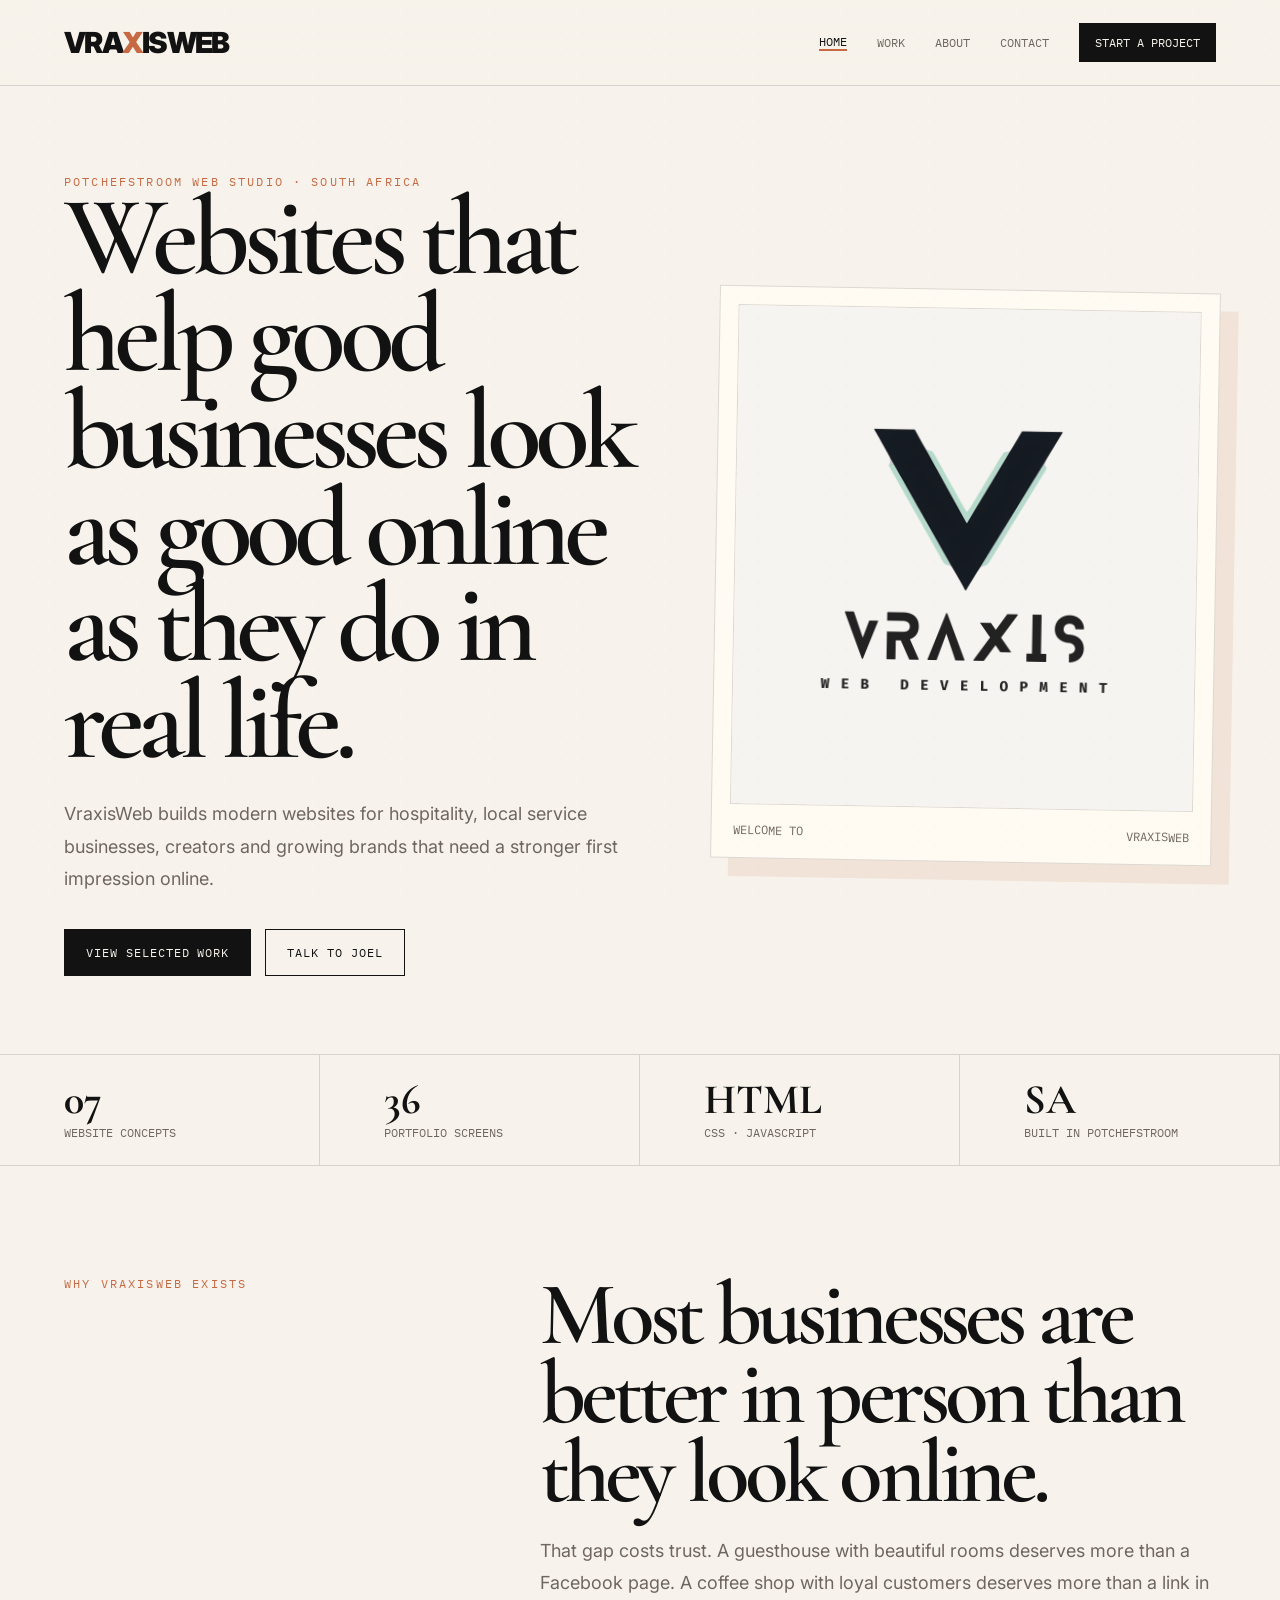
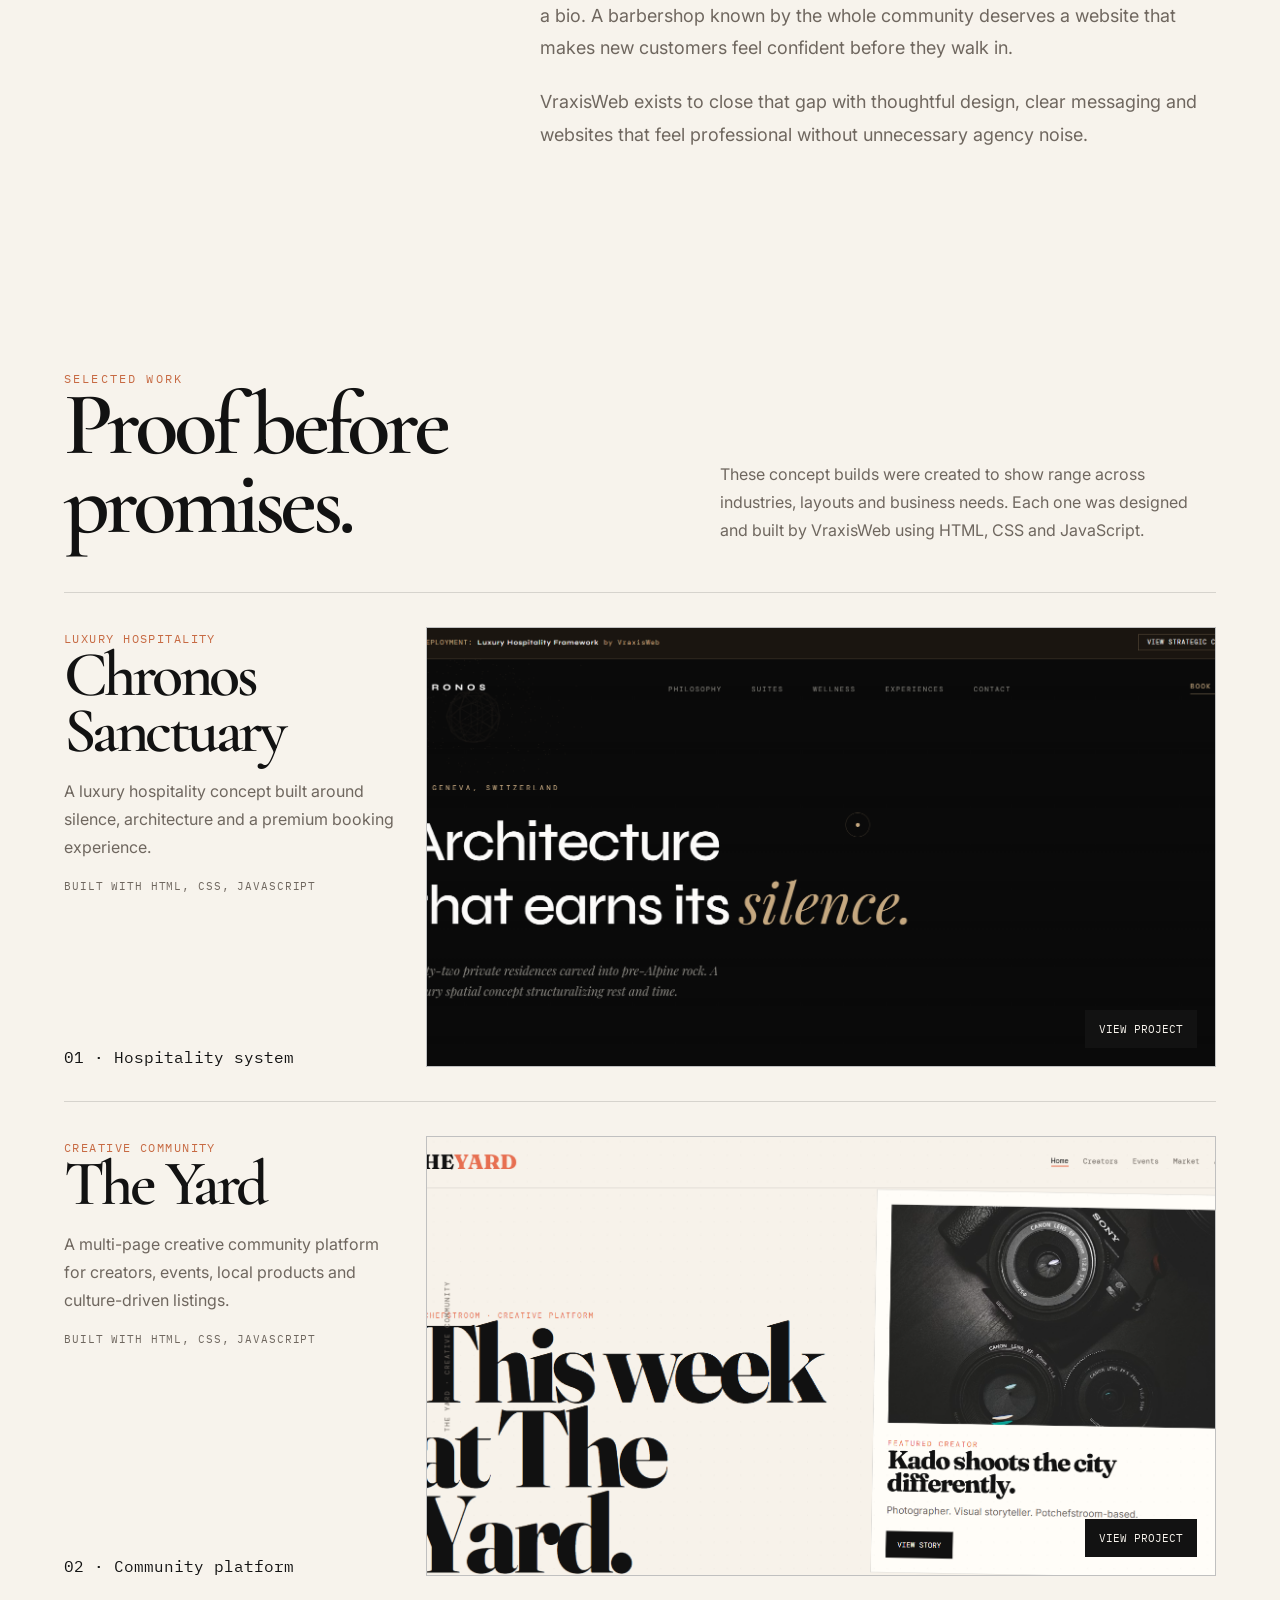
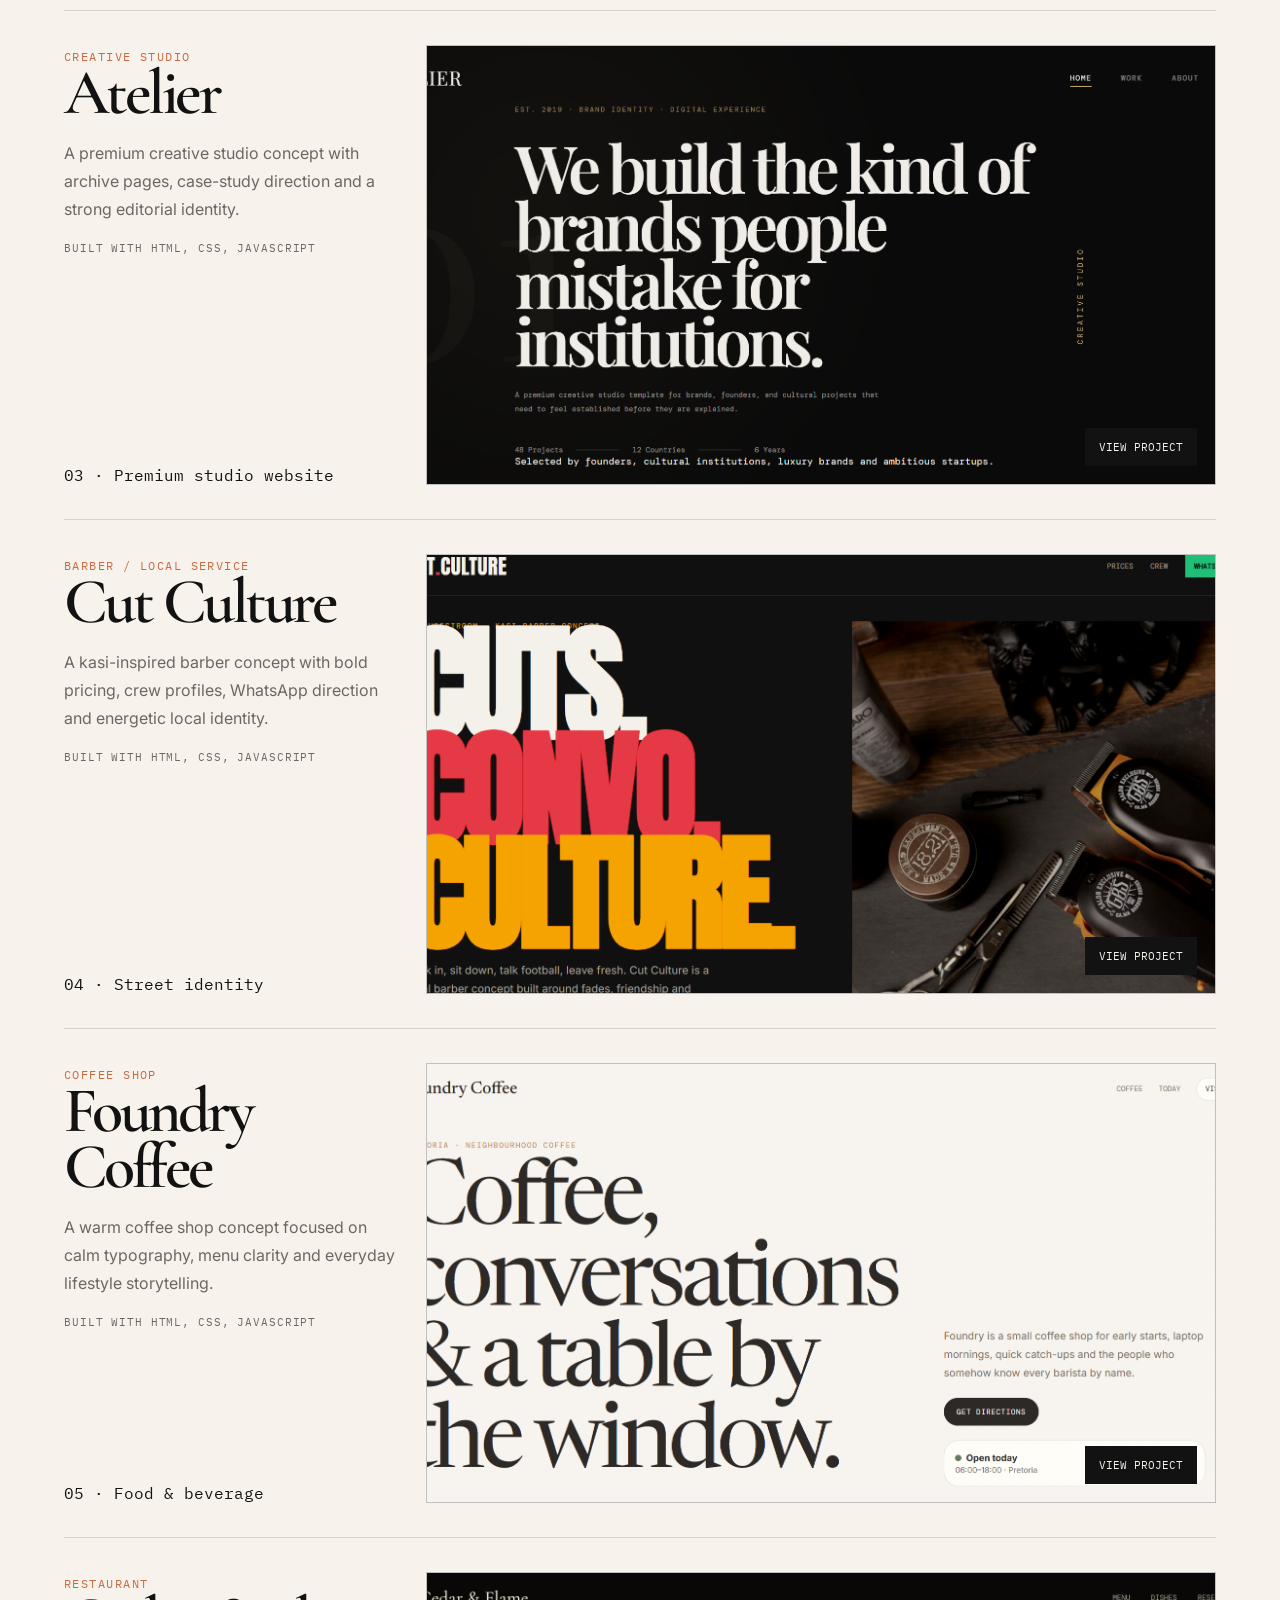
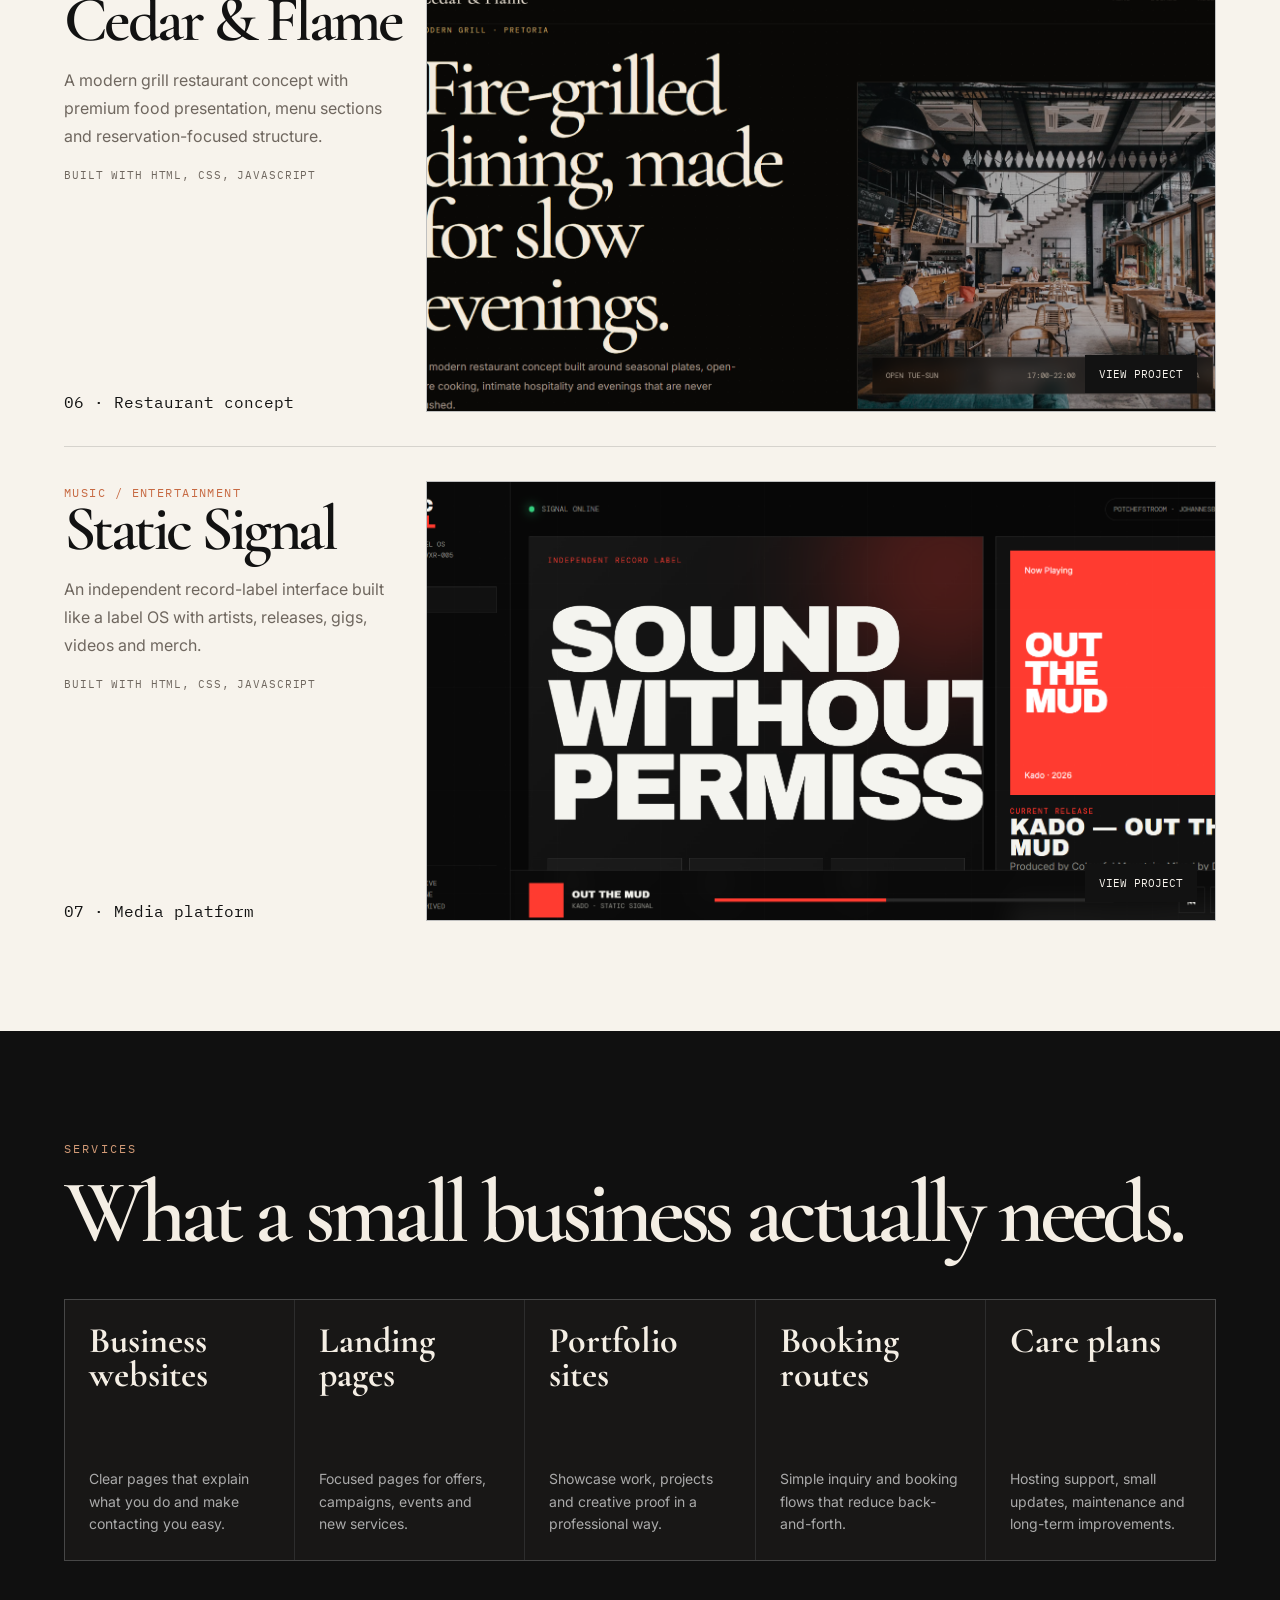
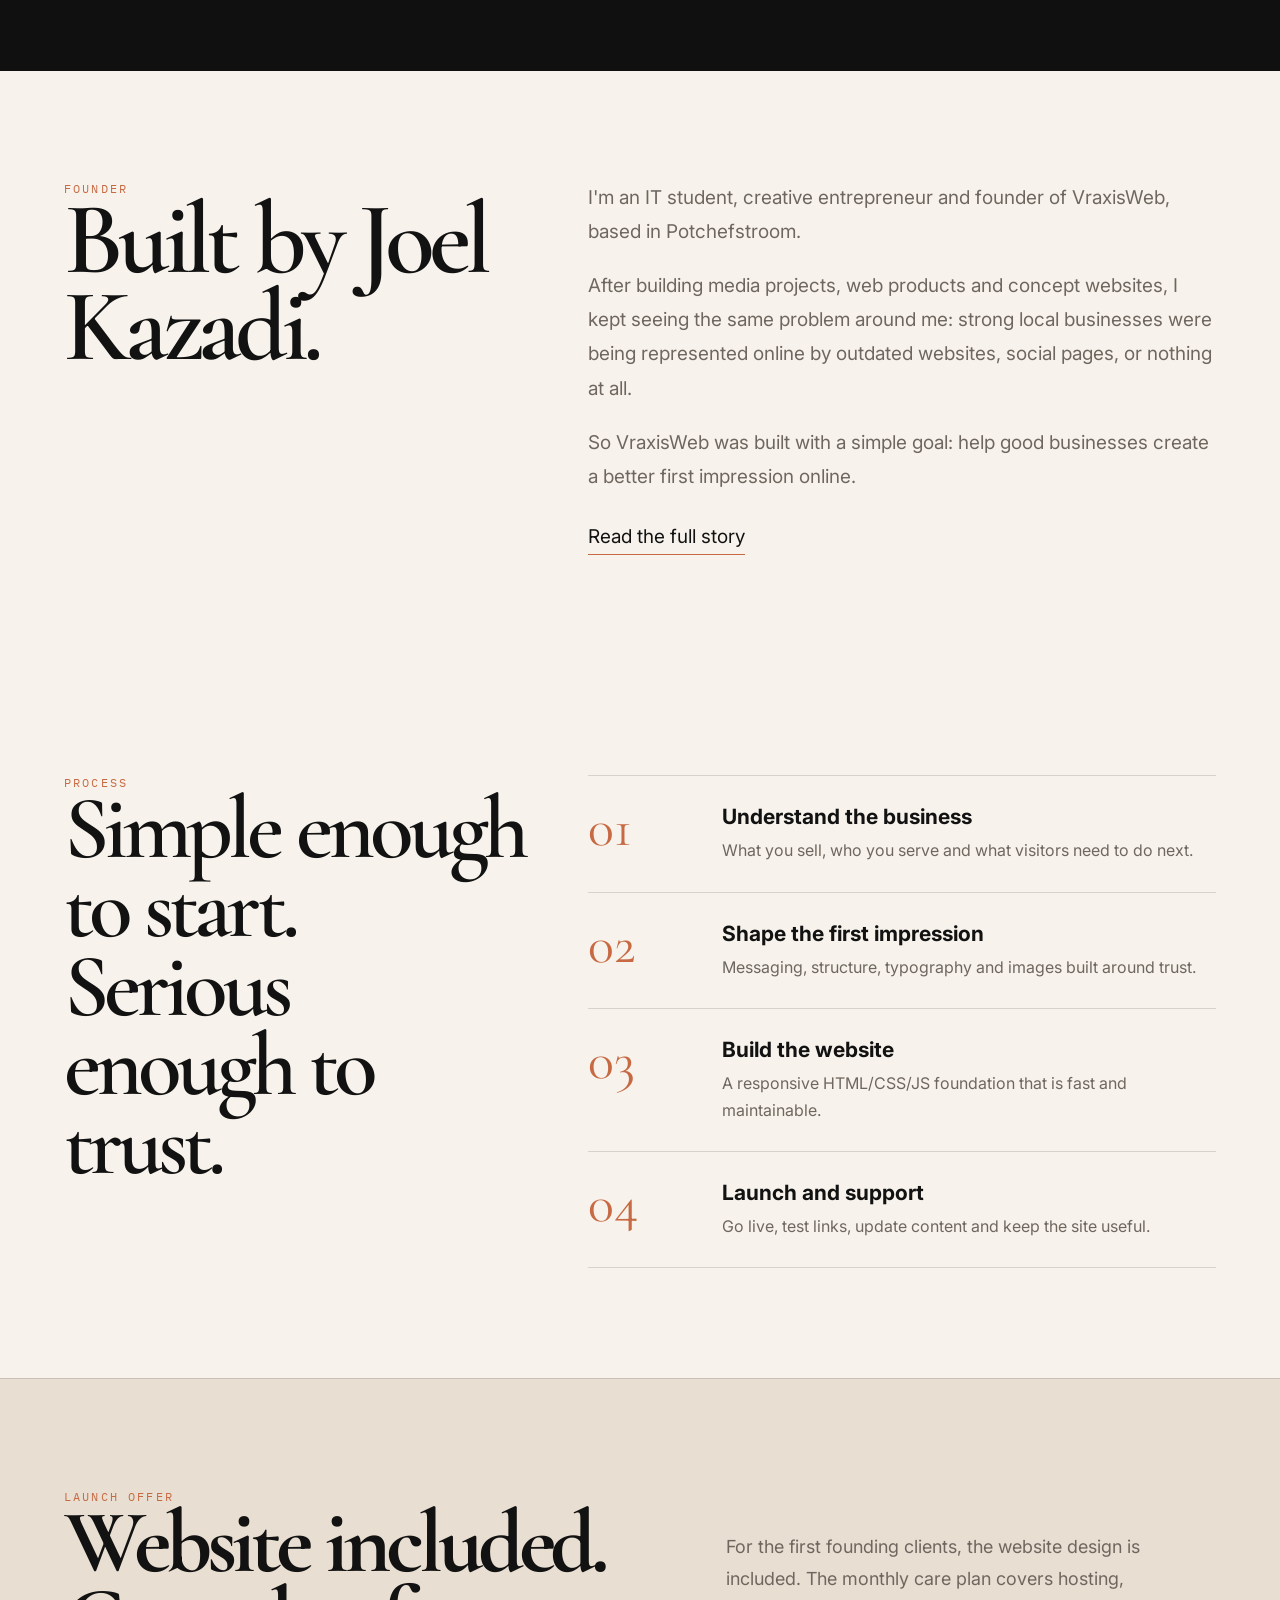
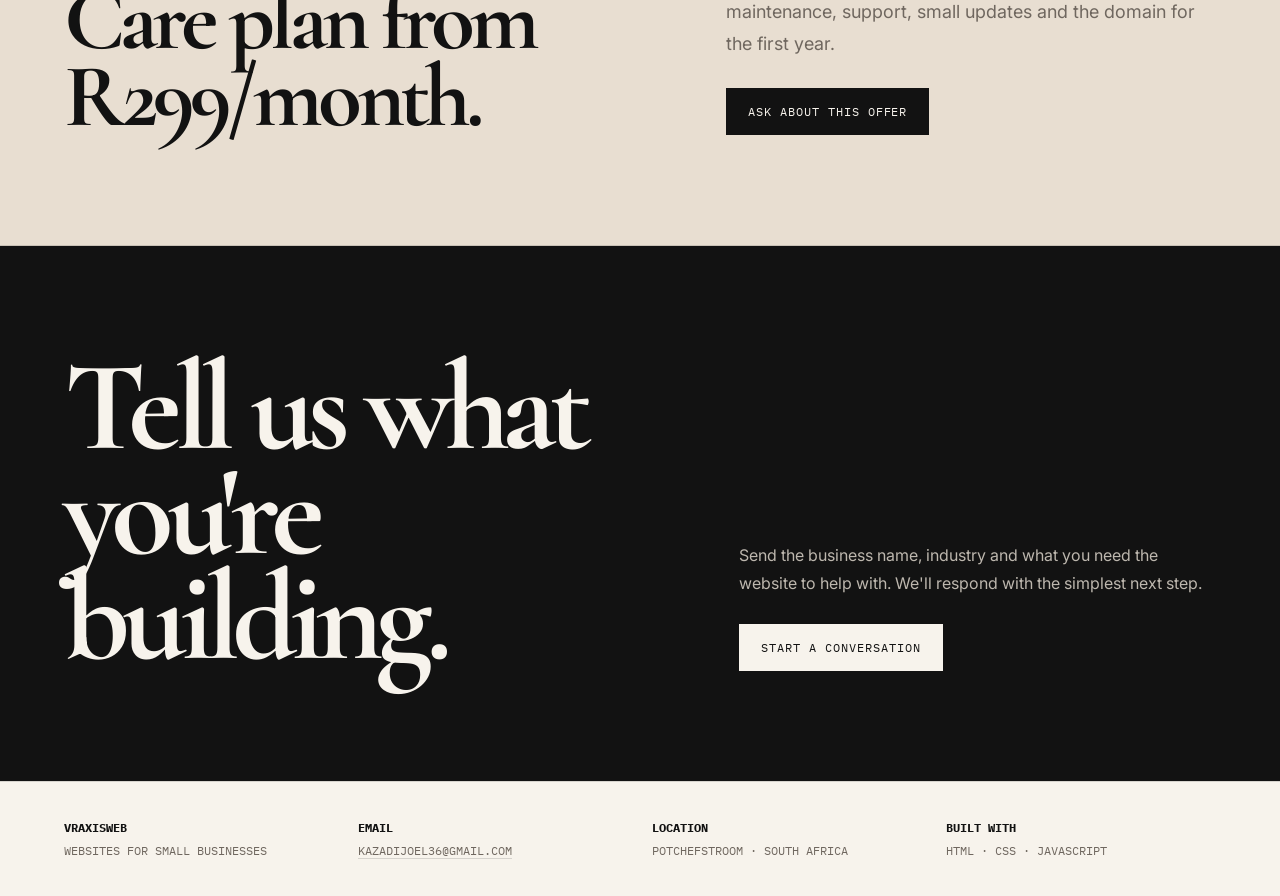
<file: index.html>
<!DOCTYPE html><html lang="en"><head><meta charset="UTF-8"><meta name="viewport" content="width=device-width, initial-scale=1.0"><title>VraxisWeb — Websites for Small Businesses</title><meta name="description" content="VraxisWeb builds modern websites for hospitality, service businesses and growing local brands in South Africa."><link rel="preconnect" href="https://fonts.googleapis.com"><link rel="preconnect" href="https://fonts.gstatic.com" crossorigin><link href="https://fonts.googleapis.com/css2?family=Cormorant+Garamond:wght@400;500;600;700&family=IBM+Plex+Mono:wght@400;500;600&family=Inter:wght@400;500;600;700;800;900&display=swap" rel="stylesheet"><link rel="stylesheet" href="css/style.css"></head><body>
<header class="site-header">
  <a href="index.html" class="brand" aria-label="VraxisWeb home"><span>VRA</span><b>X</b><span>ISWEB</span></a>
  <nav class="nav"><a class="active" href="index.html">Home</a><a class="" href="work.html">Work</a><a class="" href="about.html">About</a><a class="" href="contact.html">Contact</a><a class="nav-cta" href="contact.html">Start a project</a></nav>
</header>
<main>
<section class="hero refined-hero">
  <div class="hero-copy">
    <div class="label">Potchefstroom web studio · South Africa</div>
    <h1>Websites that help good businesses look as good online as they do in real life.</h1>
    <p>VraxisWeb builds modern websites for hospitality, local service businesses, creators and growing brands that need a stronger first impression online.</p>
    <div class="hero-actions"><a class="btn" href="work.html">View selected work</a><a class="btn light" href="contact.html">Talk to Joel</a></div>
  </div>
  <div class="hero-panel layered-panel">
    <img src="assets/images/logo 1.png" alt="logo">
    <div class="hero-panel-info"><span>welcome to </span><span>VraxisWeb </span></div>
  </div>
</section>

<section class="proof-strip">
  <div class="proof-item"><strong>07</strong><span>Website concepts</span></div>
  <div class="proof-item"><strong>36</strong><span>Portfolio screens</span></div>
  <div class="proof-item"><strong>HTML</strong><span>CSS · JavaScript</span></div>
  <div class="proof-item"><strong>SA</strong><span>Built in Potchefstroom</span></div>
</section>

<section class="section about-preview">
  <div class="intro-grid">
    <div><div class="label">Why VraxisWeb exists</div></div>
    <div><h2>Most businesses are better in person than they look online.</h2><p>That gap costs trust. A guesthouse with beautiful rooms deserves more than a Facebook page. A coffee shop with loyal customers deserves more than a link in a bio. A barbershop known by the whole community deserves a website that makes new customers feel confident before they walk in.</p><p>VraxisWeb exists to close that gap with thoughtful design, clear messaging and websites that feel professional without unnecessary agency noise.</p></div>
  </div>
</section>

<section class="section" id="work">
  <div class="section-kicker"><div><div class="label">Selected work</div><h2 class="section-title">Proof before promises.</h2></div><p>These concept builds were created to show range across industries, layouts and business needs. Each one was designed and built by VraxisWeb using HTML, CSS and JavaScript.</p></div>
  <div class="work-stack"><a class="project-row" href="projects/chronos.html">
  <div class="project-meta"><div><span class="tagline">Luxury Hospitality</span><h3>Chronos Sanctuary</h3><p>A luxury hospitality concept built around silence, architecture and a premium booking experience.</p><div class="tech-note">Built with HTML, CSS, JavaScript</div></div><span class="mono">01 · Hospitality system</span></div>
  <div class="project-image"><img src="assets/images/chronos 1.png" alt="Chronos Sanctuary website screenshot"></div>
</a>
<a class="project-row" href="projects/yard.html">
  <div class="project-meta"><div><span class="tagline">Creative Community</span><h3>The Yard</h3><p>A multi-page creative community platform for creators, events, local products and culture-driven listings.</p><div class="tech-note">Built with HTML, CSS, JavaScript</div></div><span class="mono">02 · Community platform</span></div>
  <div class="project-image"><img src="assets/images/yard 1.png" alt="The Yard website screenshot"></div>
</a>
<a class="project-row" href="projects/atelier.html">
  <div class="project-meta"><div><span class="tagline">Creative Studio</span><h3>Atelier</h3><p>A premium creative studio concept with archive pages, case-study direction and a strong editorial identity.</p><div class="tech-note">Built with HTML, CSS, JavaScript</div></div><span class="mono">03 · Premium studio website</span></div>
  <div class="project-image"><img src="assets/images/atelier 1.png" alt="Atelier website screenshot"></div>
</a>
<a class="project-row" href="projects/culture.html">
  <div class="project-meta"><div><span class="tagline">Barber / Local Service</span><h3>Cut Culture</h3><p>A kasi-inspired barber concept with bold pricing, crew profiles, WhatsApp direction and energetic local identity.</p><div class="tech-note">Built with HTML, CSS, JavaScript</div></div><span class="mono">04 · Street identity</span></div>
  <div class="project-image"><img src="assets/images/culture 1.png" alt="Cut Culture website screenshot"></div>
</a>
<a class="project-row" href="projects/foundry.html">
  <div class="project-meta"><div><span class="tagline">Coffee Shop</span><h3>Foundry Coffee</h3><p>A warm coffee shop concept focused on calm typography, menu clarity and everyday lifestyle storytelling.</p><div class="tech-note">Built with HTML, CSS, JavaScript</div></div><span class="mono">05 · Food & beverage</span></div>
  <div class="project-image"><img src="assets/images/foundry 1.png" alt="Foundry Coffee website screenshot"></div>
</a>
<a class="project-row" href="projects/ceder.html">
  <div class="project-meta"><div><span class="tagline">Restaurant</span><h3>Cedar & Flame</h3><p>A modern grill restaurant concept with premium food presentation, menu sections and reservation-focused structure.</p><div class="tech-note">Built with HTML, CSS, JavaScript</div></div><span class="mono">06 · Restaurant concept</span></div>
  <div class="project-image"><img src="assets/images/ceder 1.png" alt="Cedar & Flame website screenshot"></div>
</a>
<a class="project-row" href="projects/static.html">
  <div class="project-meta"><div><span class="tagline">Music / Entertainment</span><h3>Static Signal</h3><p>An independent record-label interface built like a label OS with artists, releases, gigs, videos and merch.</p><div class="tech-note">Built with HTML, CSS, JavaScript</div></div><span class="mono">07 · Media platform</span></div>
  <div class="project-image"><img src="assets/images/static 1.png" alt="Static Signal website screenshot"></div>
</a></div>
</section>

<section class="section services">
  <div class="label">Services</div>
  <h2 class="section-title">What a small business actually needs.</h2>
  <div class="services-grid">
    <div class="service-card"><strong>Business websites</strong><p>Clear pages that explain what you do and make contacting you easy.</p></div>
    <div class="service-card"><strong>Landing pages</strong><p>Focused pages for offers, campaigns, events and new services.</p></div>
    <div class="service-card"><strong>Portfolio sites</strong><p>Showcase work, projects and creative proof in a professional way.</p></div>
    <div class="service-card"><strong>Booking routes</strong><p>Simple inquiry and booking flows that reduce back-and-forth.</p></div>
    <div class="service-card"><strong>Care plans</strong><p>Hosting support, small updates, maintenance and long-term improvements.</p></div>
  </div>
</section>

<section class="section founder-split">
  <div><div class="label">Founder</div><h2>Built by Joel Kazadi.</h2></div>
  <div class="founder-copy"><p>I'm an IT student, creative entrepreneur and founder of VraxisWeb, based in Potchefstroom.</p><p>After building media projects, web products and concept websites, I kept seeing the same problem around me: strong local businesses were being represented online by outdated websites, social pages, or nothing at all.</p><p>So VraxisWeb was built with a simple goal: help good businesses create a better first impression online.</p><a class="text-link" href="about.html">Read the full story</a></div>
</section>

<section class="section process">
  <div><div class="label">Process</div><h2 class="section-title">Simple enough to start. Serious enough to trust.</h2></div>
  <div class="steps">
    <div class="step"><span>01</span><div><strong>Understand the business</strong><p>What you sell, who you serve and what visitors need to do next.</p></div></div>
    <div class="step"><span>02</span><div><strong>Shape the first impression</strong><p>Messaging, structure, typography and images built around trust.</p></div></div>
    <div class="step"><span>03</span><div><strong>Build the website</strong><p>A responsive HTML/CSS/JS foundation that is fast and maintainable.</p></div></div>
    <div class="step"><span>04</span><div><strong>Launch and support</strong><p>Go live, test links, update content and keep the site useful.</p></div></div>
  </div>
</section>

<section class="section offer">
  <div class="offer-box"><div><div class="label">Launch offer</div><h2>Website included. Care plan from R299/month.</h2></div><div><p>For the first founding clients, the website design is included. The monthly care plan covers hosting, maintenance, support, small updates and the domain for the first year.</p><a class="btn" href="contact.html">Ask about this offer</a></div></div>
</section>

<section class="section cta"><div class="cta-inner"><h2>Tell us what you're building.</h2><div><p>Send the business name, industry and what you need the website to help with. We'll respond with the simplest next step.</p><a class="btn reverse" href="contact.html">Start a conversation</a></div></div></section>
</main><footer class="site-footer">
  <div><strong>VraxisWeb</strong><span>Websites for small businesses</span></div>
  <div><strong>Email</strong><a href="mailto:kazadijoel36@gmail.com">kazadijoel36@gmail.com</a></div>
  <div><strong>Location</strong><span>Potchefstroom · South Africa</span></div>
  <div><strong>Built with</strong><span>HTML · CSS · JavaScript</span></div>
</footer><script src="js/main.js"></script></body></html>
</file>
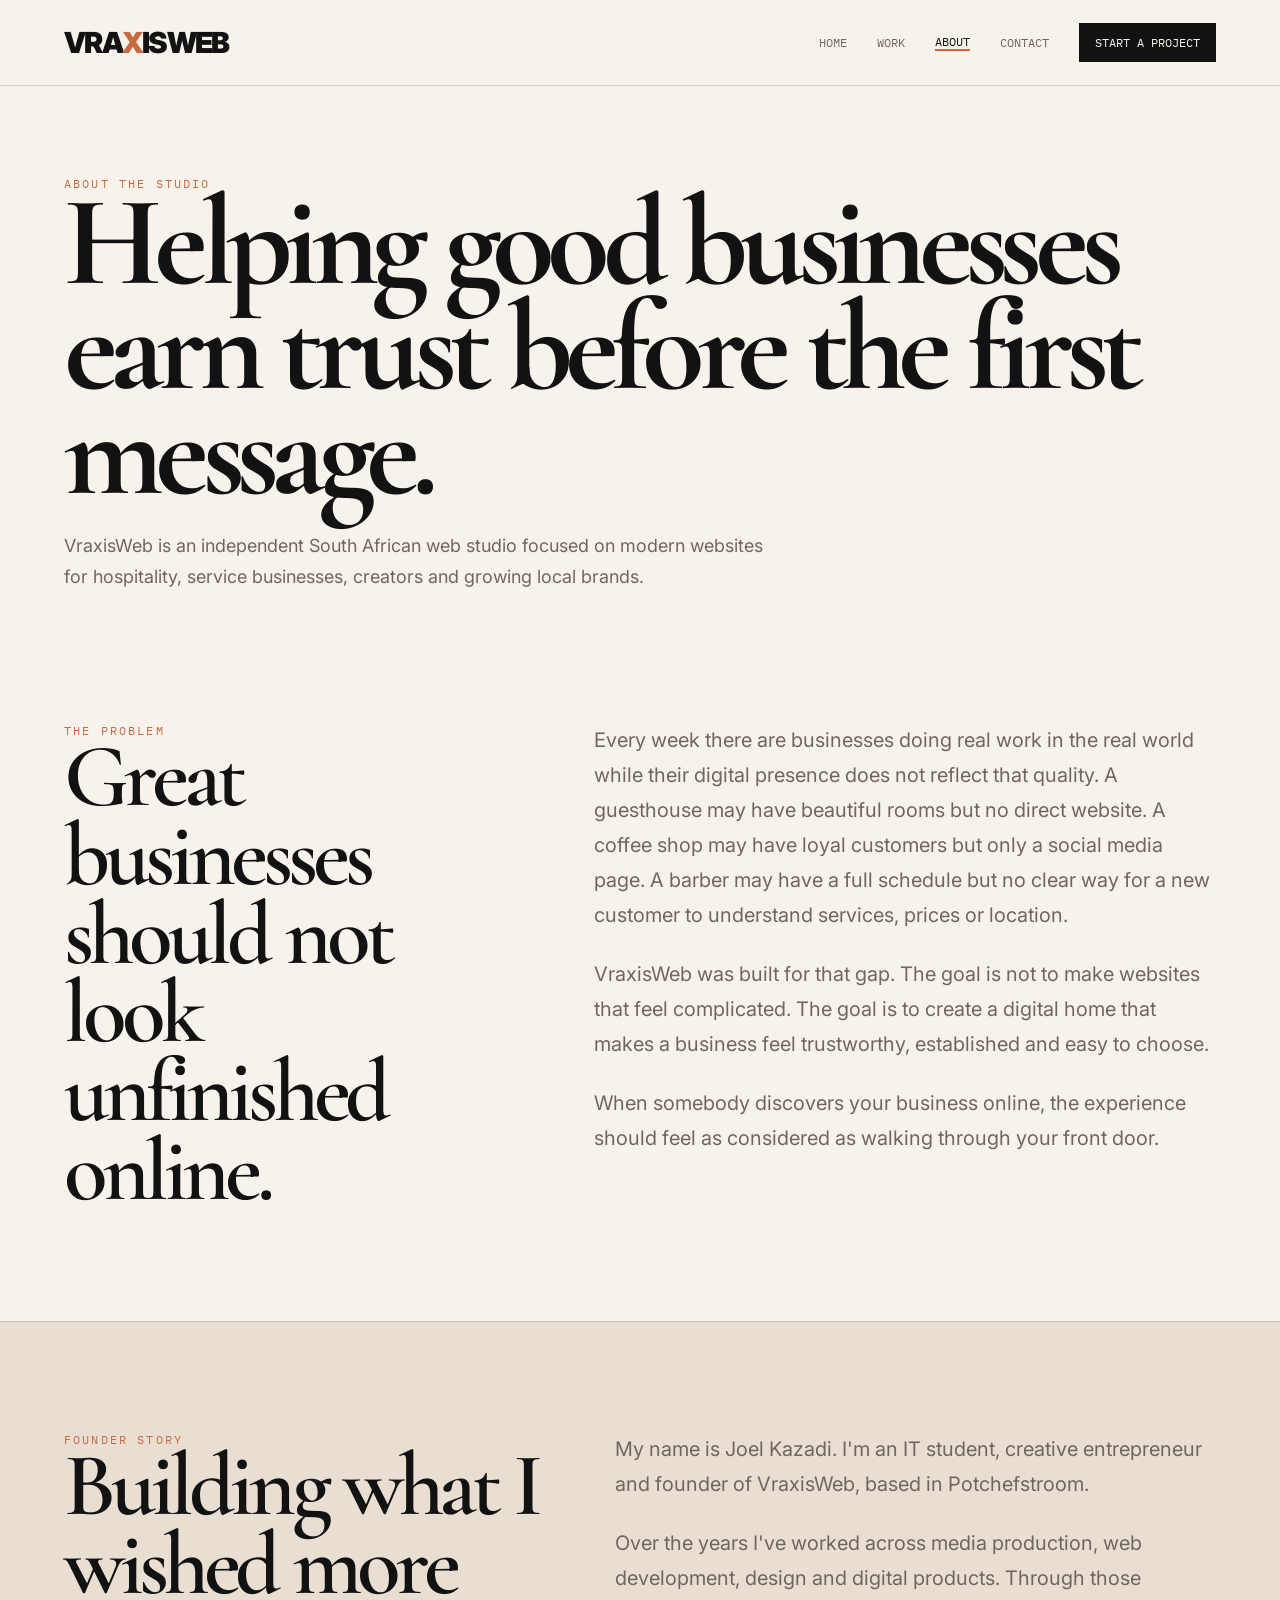
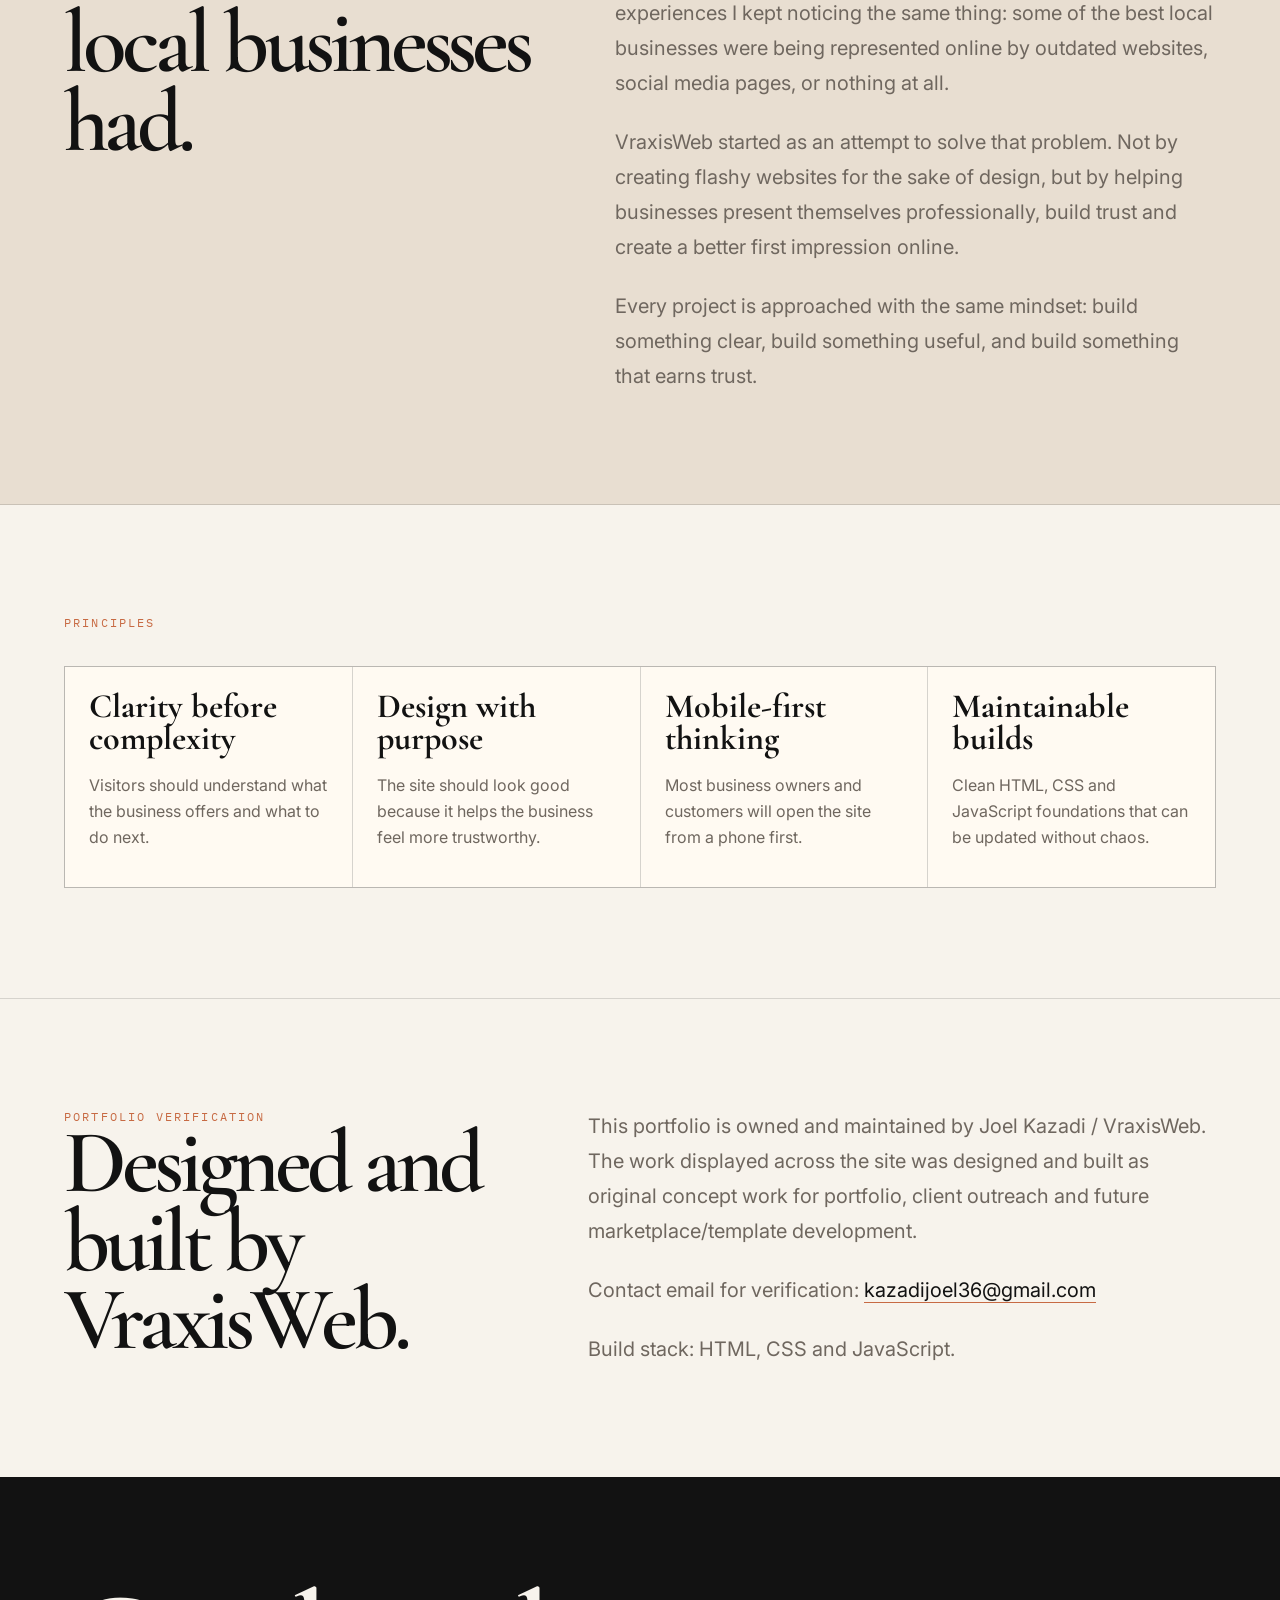
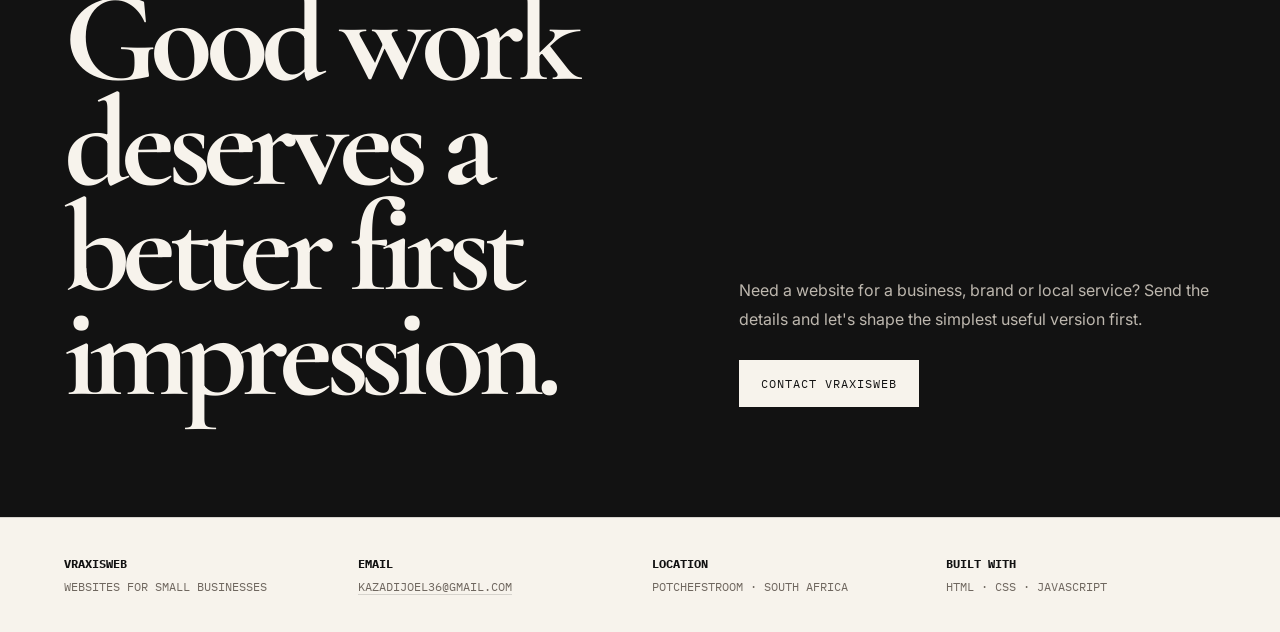
<file: about.html>
<!DOCTYPE html><html lang="en"><head><meta charset="UTF-8"><meta name="viewport" content="width=device-width, initial-scale=1.0"><title>About — VraxisWeb</title><meta name="description" content="VraxisWeb builds modern websites for hospitality, service businesses and growing local brands in South Africa."><link rel="preconnect" href="https://fonts.googleapis.com"><link rel="preconnect" href="https://fonts.gstatic.com" crossorigin><link href="https://fonts.googleapis.com/css2?family=Cormorant+Garamond:wght@400;500;600;700&family=IBM+Plex+Mono:wght@400;500;600&family=Inter:wght@400;500;600;700;800;900&display=swap" rel="stylesheet"><link rel="stylesheet" href="css/style.css"></head><body><header class="site-header">
  <a href="index.html" class="brand" aria-label="VraxisWeb home"><span>VRA</span><b>X</b><span>ISWEB</span></a>
  <nav class="nav"><a class="" href="index.html">Home</a><a class="" href="work.html">Work</a><a class="active" href="about.html">About</a><a class="" href="contact.html">Contact</a><a class="nav-cta" href="contact.html">Start a project</a></nav>
</header><main>
<section class="page-hero about-hero"><div class="label">About the studio</div><h1>Helping good businesses earn trust before the first message.</h1><p>VraxisWeb is an independent South African web studio focused on modern websites for hospitality, service businesses, creators and growing local brands.</p></section>
<section class="section story-section"><div class="about-layout"><div><div class="label">The problem</div><h2>Great businesses should not look unfinished online.</h2></div><div class="about-copy"><p>Every week there are businesses doing real work in the real world while their digital presence does not reflect that quality. A guesthouse may have beautiful rooms but no direct website. A coffee shop may have loyal customers but only a social media page. A barber may have a full schedule but no clear way for a new customer to understand services, prices or location.</p><p>VraxisWeb was built for that gap. The goal is not to make websites that feel complicated. The goal is to create a digital home that makes a business feel trustworthy, established and easy to choose.</p><p>When somebody discovers your business online, the experience should feel as considered as walking through your front door.</p></div></div></section>
<section class="section founder-story"><div class="founder-card"><div><div class="label">Founder story</div><h2>Building what I wished more local businesses had.</h2></div><div class="about-copy"><p>My name is Joel Kazadi. I'm an IT student, creative entrepreneur and founder of VraxisWeb, based in Potchefstroom.</p><p>Over the years I've worked across media production, web development, design and digital products. Through those experiences I kept noticing the same thing: some of the best local businesses were being represented online by outdated websites, social media pages, or nothing at all.</p><p>VraxisWeb started as an attempt to solve that problem. Not by creating flashy websites for the sake of design, but by helping businesses present themselves professionally, build trust and create a better first impression online.</p><p>Every project is approached with the same mindset: build something clear, build something useful, and build something that earns trust.</p></div></div></section>
<section class="section values-section"><div class="label">Principles</div><div class="values-grid"><div><strong>Clarity before complexity</strong><p>Visitors should understand what the business offers and what to do next.</p></div><div><strong>Design with purpose</strong><p>The site should look good because it helps the business feel more trustworthy.</p></div><div><strong>Mobile-first thinking</strong><p>Most business owners and customers will open the site from a phone first.</p></div><div><strong>Maintainable builds</strong><p>Clean HTML, CSS and JavaScript foundations that can be updated without chaos.</p></div></div></section>
<section class="section creator-market"><div><div class="label">Portfolio verification</div><h2>Designed and built by VraxisWeb.</h2></div><div class="about-copy"><p>This portfolio is owned and maintained by Joel Kazadi / VraxisWeb. The work displayed across the site was designed and built as original concept work for portfolio, client outreach and future marketplace/template development.</p><p>Contact email for verification: <a class="text-link" href="mailto:kazadijoel36@gmail.com">kazadijoel36@gmail.com</a></p><p>Build stack: HTML, CSS and JavaScript.</p></div></section>
<section class="section cta"><div class="cta-inner"><h2>Good work deserves a better first impression.</h2><div><p>Need a website for a business, brand or local service? Send the details and let's shape the simplest useful version first.</p><a class="btn reverse" href="contact.html">Contact VraxisWeb</a></div></div></section>
</main><footer class="site-footer">
  <div><strong>VraxisWeb</strong><span>Websites for small businesses</span></div>
  <div><strong>Email</strong><a href="mailto:kazadijoel36@gmail.com">kazadijoel36@gmail.com</a></div>
  <div><strong>Location</strong><span>Potchefstroom · South Africa</span></div>
  <div><strong>Built with</strong><span>HTML · CSS · JavaScript</span></div>
</footer><script src="js/main.js"></script></body></html>
</file>
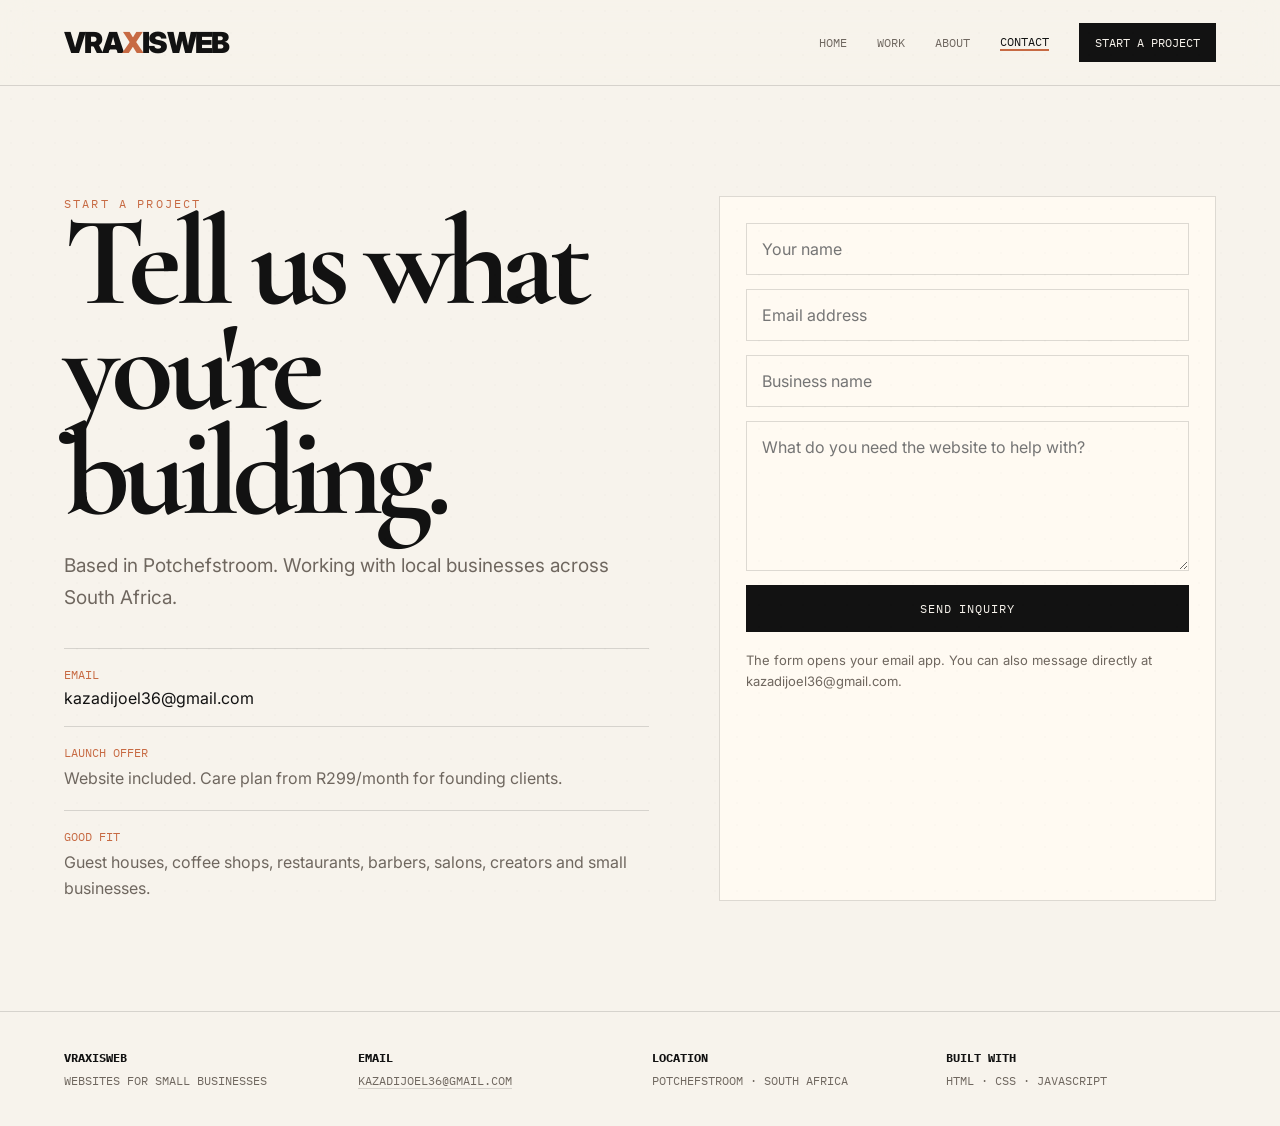
<file: contact.html>
<!DOCTYPE html><html lang="en"><head><meta charset="UTF-8"><meta name="viewport" content="width=device-width, initial-scale=1.0"><title>Contact — VraxisWeb</title><meta name="description" content="VraxisWeb builds modern websites for hospitality, service businesses and growing local brands in South Africa."><link rel="preconnect" href="https://fonts.googleapis.com"><link rel="preconnect" href="https://fonts.gstatic.com" crossorigin><link href="https://fonts.googleapis.com/css2?family=Cormorant+Garamond:wght@400;500;600;700&family=IBM+Plex+Mono:wght@400;500;600&family=Inter:wght@400;500;600;700;800;900&display=swap" rel="stylesheet"><link rel="stylesheet" href="css/style.css"></head><body><header class="site-header">
  <a href="index.html" class="brand" aria-label="VraxisWeb home"><span>VRA</span><b>X</b><span>ISWEB</span></a>
  <nav class="nav"><a class="" href="index.html">Home</a><a class="" href="work.html">Work</a><a class="" href="about.html">About</a><a class="active" href="contact.html">Contact</a><a class="nav-cta" href="contact.html">Start a project</a></nav>
</header><main>
<section class="section contact-section"><div class="contact-layout"><div><div class="label">Start a project</div><h1>Tell us what you're building.</h1><p class="contact-intro">Based in Potchefstroom. Working with local businesses across South Africa.</p><div class="contact-list"><div class="contact-row"><span>Email</span><a href="mailto:kazadijoel36@gmail.com">kazadijoel36@gmail.com</a></div><div class="contact-row"><span>Launch offer</span><p>Website included. Care plan from R299/month for founding clients.</p></div><div class="contact-row"><span>Good fit</span><p>Guest houses, coffee shops, restaurants, barbers, salons, creators and small businesses.</p></div></div></div><div class="contact-card"><form class="form" action="mailto:kazadijoel36@gmail.com" method="post" enctype="text/plain"><input type="text" name="name" placeholder="Your name"><input type="email" name="email" placeholder="Email address"><input type="text" name="business" placeholder="Business name"><textarea name="message" placeholder="What do you need the website to help with?"></textarea><button class="btn" type="submit">Send inquiry</button></form><p class="form-note">The form opens your email app. You can also message directly at kazadijoel36@gmail.com.</p></div></div></section></main><footer class="site-footer">
  <div><strong>VraxisWeb</strong><span>Websites for small businesses</span></div>
  <div><strong>Email</strong><a href="mailto:kazadijoel36@gmail.com">kazadijoel36@gmail.com</a></div>
  <div><strong>Location</strong><span>Potchefstroom · South Africa</span></div>
  <div><strong>Built with</strong><span>HTML · CSS · JavaScript</span></div>
</footer><script src="js/main.js"></script></body></html>
</file>
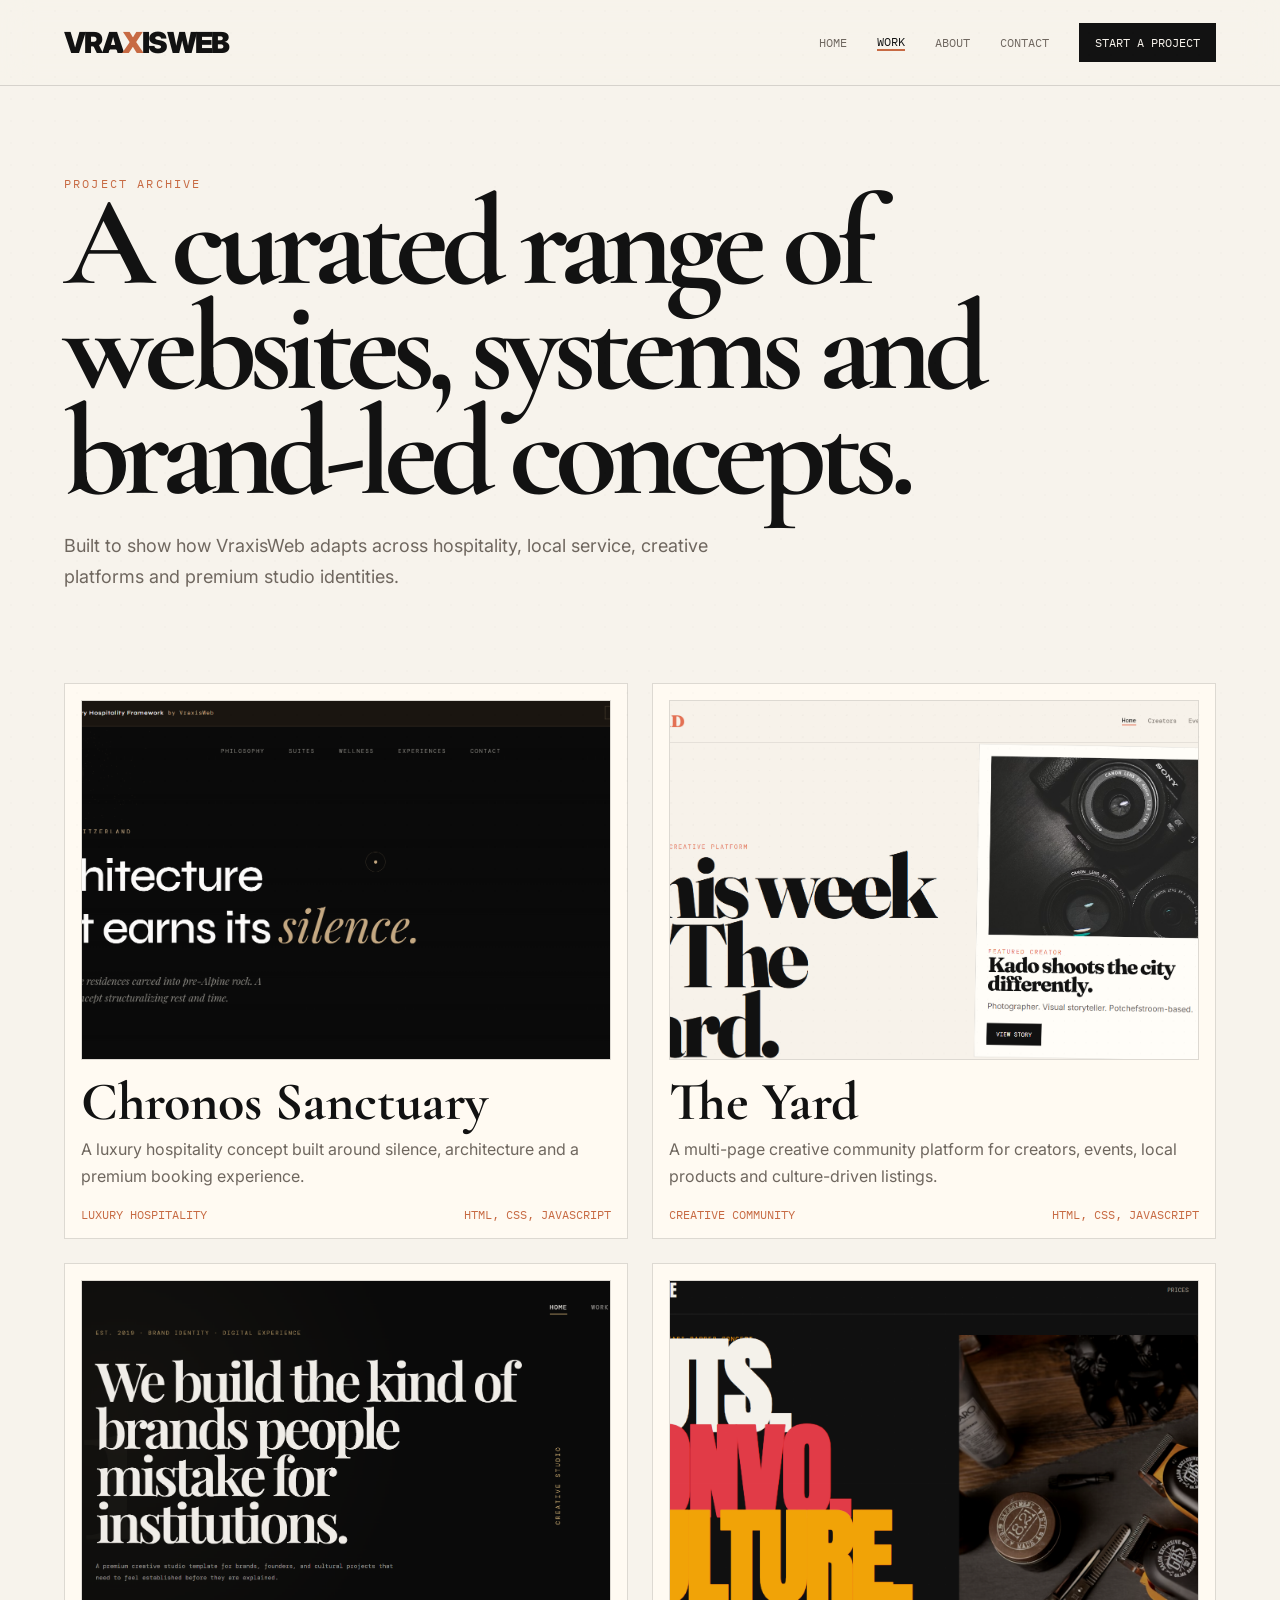
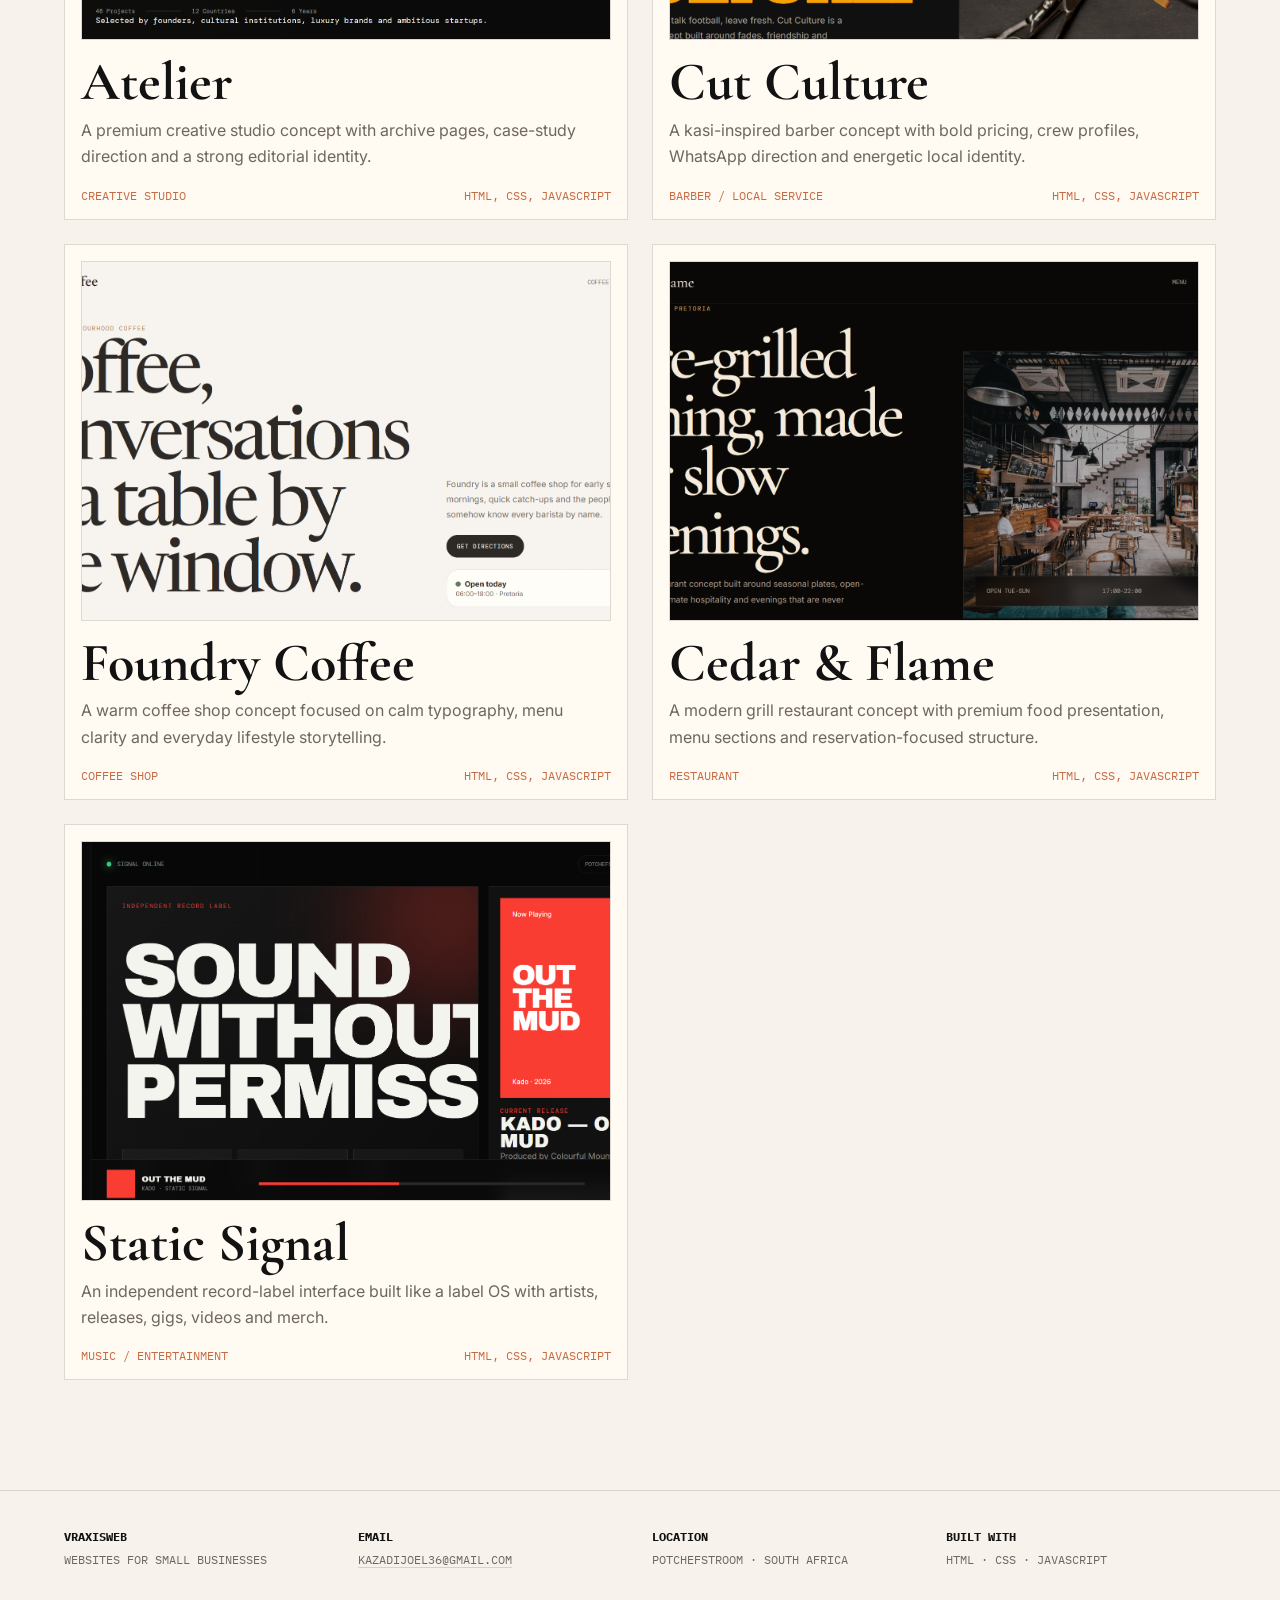
<file: work.html>
<!DOCTYPE html><html lang="en"><head><meta charset="UTF-8"><meta name="viewport" content="width=device-width, initial-scale=1.0"><title>Work — VraxisWeb</title><meta name="description" content="VraxisWeb builds modern websites for hospitality, service businesses and growing local brands in South Africa."><link rel="preconnect" href="https://fonts.googleapis.com"><link rel="preconnect" href="https://fonts.gstatic.com" crossorigin><link href="https://fonts.googleapis.com/css2?family=Cormorant+Garamond:wght@400;500;600;700&family=IBM+Plex+Mono:wght@400;500;600&family=Inter:wght@400;500;600;700;800;900&display=swap" rel="stylesheet"><link rel="stylesheet" href="css/style.css"></head><body><header class="site-header">
  <a href="index.html" class="brand" aria-label="VraxisWeb home"><span>VRA</span><b>X</b><span>ISWEB</span></a>
  <nav class="nav"><a class="" href="index.html">Home</a><a class="active" href="work.html">Work</a><a class="" href="about.html">About</a><a class="" href="contact.html">Contact</a><a class="nav-cta" href="contact.html">Start a project</a></nav>
</header><main><section class="page-hero"><div class="label">Project archive</div><h1>A curated range of websites, systems and brand-led concepts.</h1><p>Built to show how VraxisWeb adapts across hospitality, local service, creative platforms and premium studio identities.</p></section><section class="work-grid"><a class="work-card" href="projects/chronos.html"><img src="assets/images/chronos 1.png" alt="Chronos Sanctuary screenshot"><h2>Chronos Sanctuary</h2><p>A luxury hospitality concept built around silence, architecture and a premium booking experience.</p><div class="work-card-footer"><span>Luxury Hospitality</span><span>HTML, CSS, JavaScript</span></div></a>
<a class="work-card" href="projects/yard.html"><img src="assets/images/yard 1.png" alt="The Yard screenshot"><h2>The Yard</h2><p>A multi-page creative community platform for creators, events, local products and culture-driven listings.</p><div class="work-card-footer"><span>Creative Community</span><span>HTML, CSS, JavaScript</span></div></a>
<a class="work-card" href="projects/atelier.html"><img src="assets/images/atelier 1.png" alt="Atelier screenshot"><h2>Atelier</h2><p>A premium creative studio concept with archive pages, case-study direction and a strong editorial identity.</p><div class="work-card-footer"><span>Creative Studio</span><span>HTML, CSS, JavaScript</span></div></a>
<a class="work-card" href="projects/culture.html"><img src="assets/images/culture 1.png" alt="Cut Culture screenshot"><h2>Cut Culture</h2><p>A kasi-inspired barber concept with bold pricing, crew profiles, WhatsApp direction and energetic local identity.</p><div class="work-card-footer"><span>Barber / Local Service</span><span>HTML, CSS, JavaScript</span></div></a>
<a class="work-card" href="projects/foundry.html"><img src="assets/images/foundry 1.png" alt="Foundry Coffee screenshot"><h2>Foundry Coffee</h2><p>A warm coffee shop concept focused on calm typography, menu clarity and everyday lifestyle storytelling.</p><div class="work-card-footer"><span>Coffee Shop</span><span>HTML, CSS, JavaScript</span></div></a>
<a class="work-card" href="projects/ceder.html"><img src="assets/images/ceder 1.png" alt="Cedar & Flame screenshot"><h2>Cedar & Flame</h2><p>A modern grill restaurant concept with premium food presentation, menu sections and reservation-focused structure.</p><div class="work-card-footer"><span>Restaurant</span><span>HTML, CSS, JavaScript</span></div></a>
<a class="work-card" href="projects/static.html"><img src="assets/images/static 1.png" alt="Static Signal screenshot"><h2>Static Signal</h2><p>An independent record-label interface built like a label OS with artists, releases, gigs, videos and merch.</p><div class="work-card-footer"><span>Music / Entertainment</span><span>HTML, CSS, JavaScript</span></div></a></section></main><footer class="site-footer">
  <div><strong>VraxisWeb</strong><span>Websites for small businesses</span></div>
  <div><strong>Email</strong><a href="mailto:kazadijoel36@gmail.com">kazadijoel36@gmail.com</a></div>
  <div><strong>Location</strong><span>Potchefstroom · South Africa</span></div>
  <div><strong>Built with</strong><span>HTML · CSS · JavaScript</span></div>
</footer><script src="js/main.js"></script></body></html>
</file>
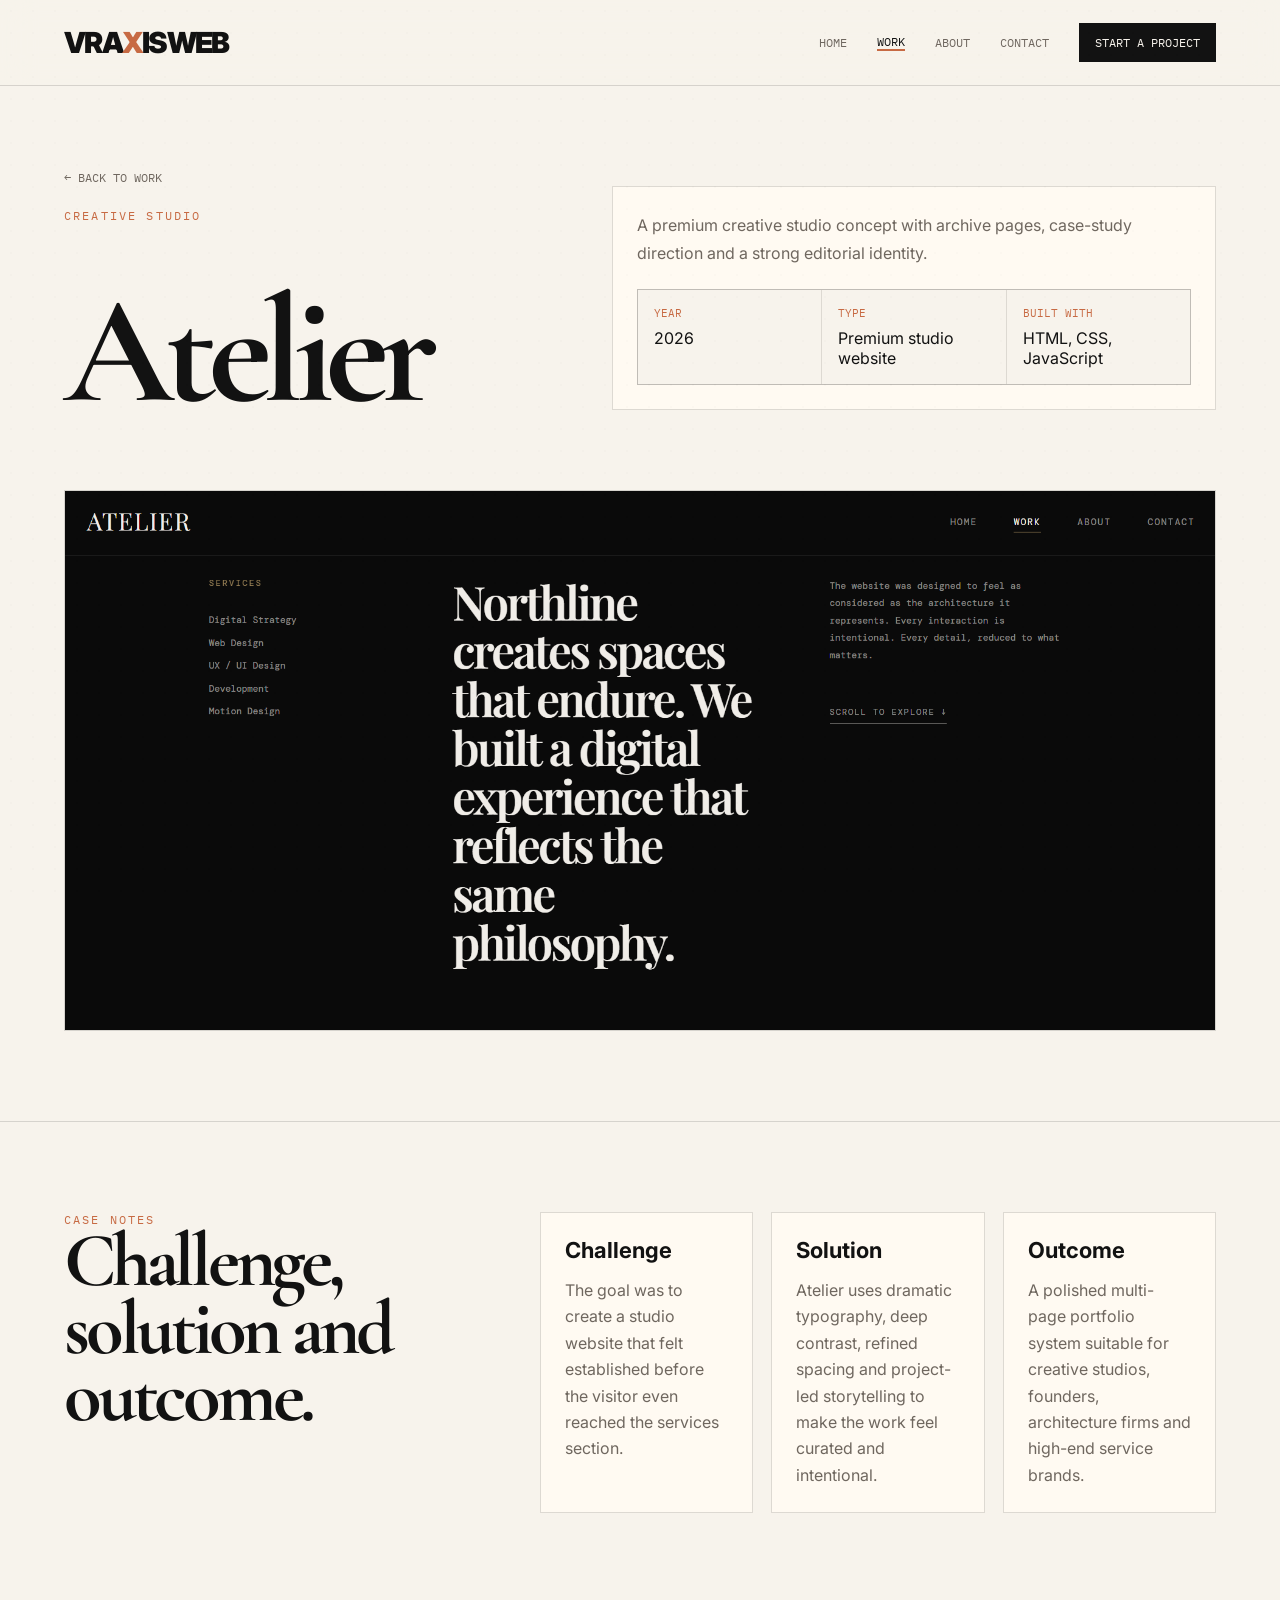
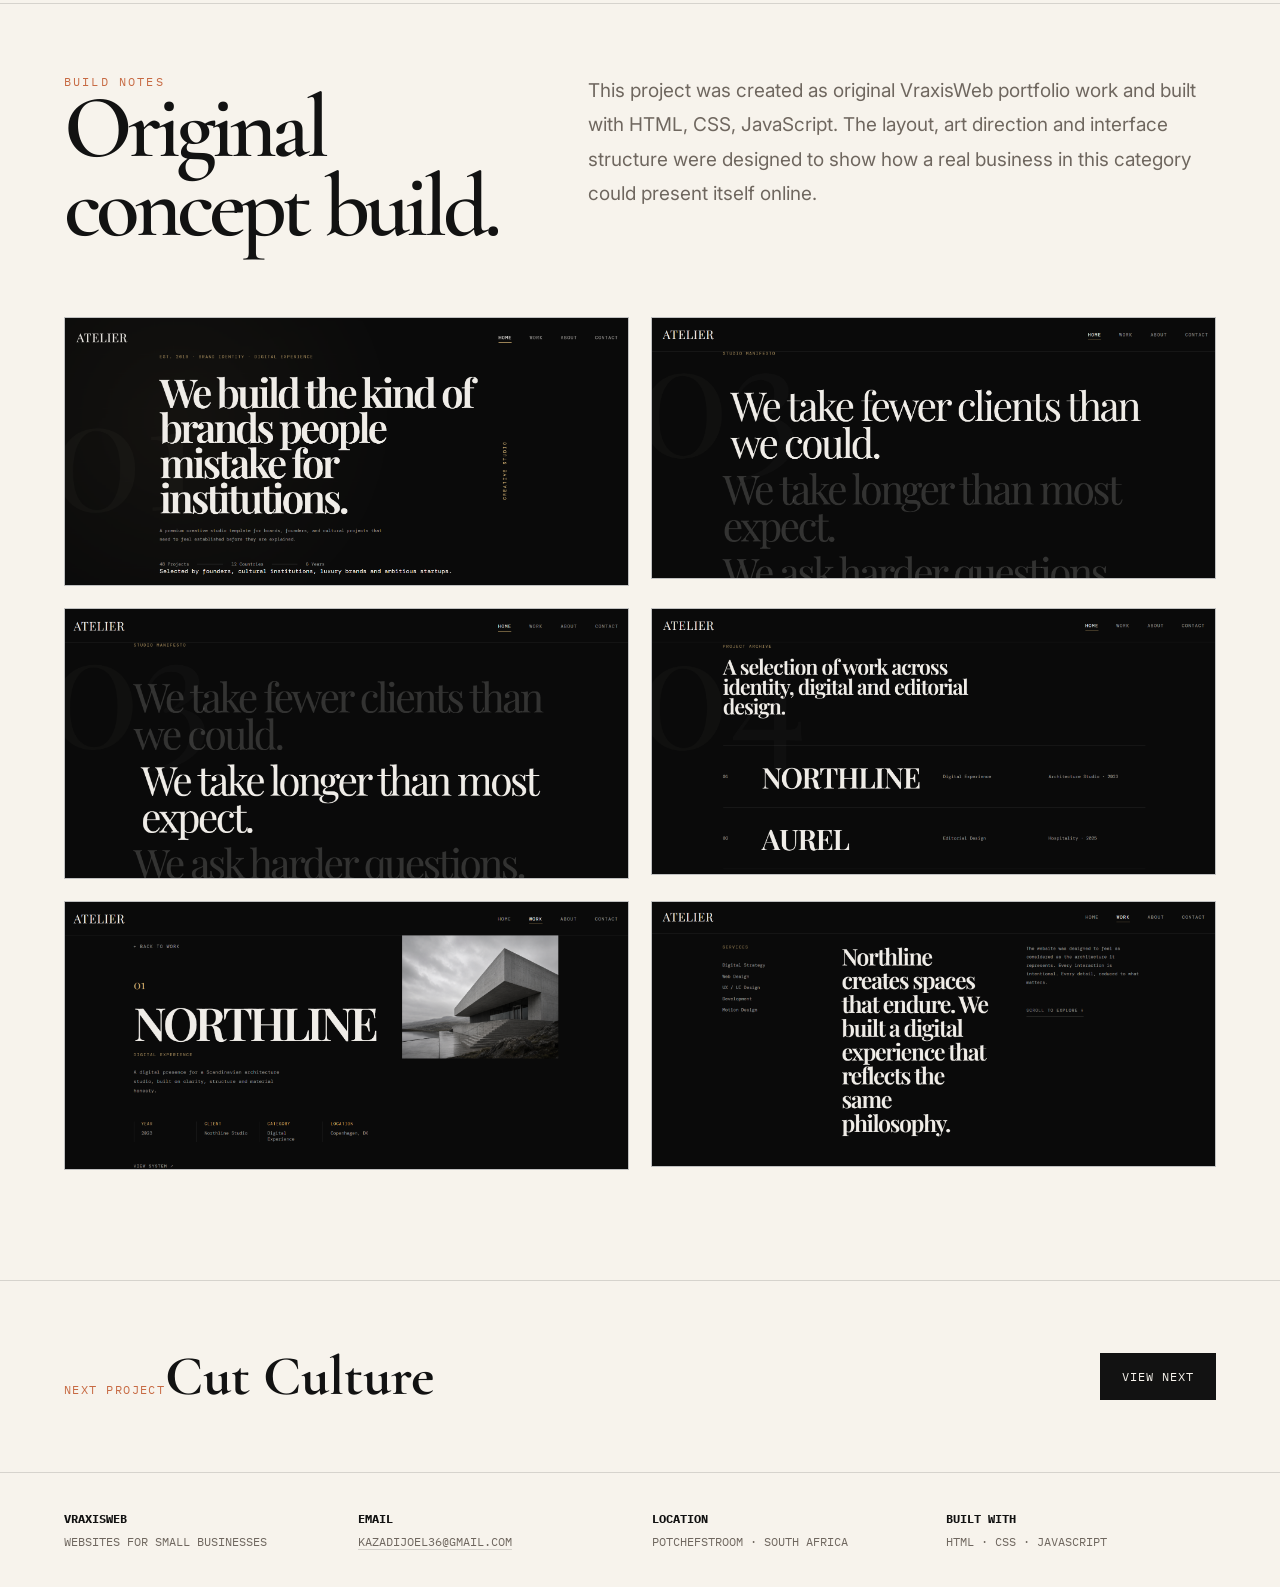
<file: projects/atelier.html>
<!DOCTYPE html><html lang="en"><head><meta charset="UTF-8"><meta name="viewport" content="width=device-width, initial-scale=1.0"><title>Atelier — VraxisWeb</title><meta name="description" content="VraxisWeb builds modern websites for hospitality, service businesses and growing local brands in South Africa."><link rel="preconnect" href="https://fonts.googleapis.com"><link rel="preconnect" href="https://fonts.gstatic.com" crossorigin><link href="https://fonts.googleapis.com/css2?family=Cormorant+Garamond:wght@400;500;600;700&family=IBM+Plex+Mono:wght@400;500;600&family=Inter:wght@400;500;600;700;800;900&display=swap" rel="stylesheet"><link rel="stylesheet" href="../css/style.css"></head><body><header class="site-header">
  <a href="../index.html" class="brand" aria-label="VraxisWeb home"><span>VRA</span><b>X</b><span>ISWEB</span></a>
  <nav class="nav"><a class="" href="../index.html">Home</a><a class="active" href="../work.html">Work</a><a class="" href="../about.html">About</a><a class="" href="../contact.html">Contact</a><a class="nav-cta" href="../contact.html">Start a project</a></nav>
</header><main>
<section class="project-hero"><a class="back" href="../work.html">← Back to work</a><div class="project-hero-grid"><div><div class="label">Creative Studio</div><h1>Atelier</h1></div><div class="project-summary"><p>A premium creative studio concept with archive pages, case-study direction and a strong editorial identity.</p><div class="facts"><div class="fact"><span>Year</span>2026</div><div class="fact"><span>Type</span>Premium studio website</div><div class="fact"><span>Built with</span>HTML, CSS, JavaScript</div></div></div></div></section>
<section class="project-cover"><img src="../assets/images/atelier 6.png" alt="Atelier cover screenshot"></section>
<section class="case-block"><div><div class="label">Case notes</div><h2>Challenge, solution and outcome.</h2></div><div class="case-list"><div class="case-item"><strong>Challenge</strong><p>The goal was to create a studio website that felt established before the visitor even reached the services section.</p></div><div class="case-item"><strong>Solution</strong><p>Atelier uses dramatic typography, deep contrast, refined spacing and project-led storytelling to make the work feel curated and intentional.</p></div><div class="case-item"><strong>Outcome</strong><p>A polished multi-page portfolio system suitable for creative studios, founders, architecture firms and high-end service brands.</p></div></div></section>
<section class="section build-notes"><div><div class="label">Build notes</div><h2>Original concept build.</h2></div><div><p>This project was created as original VraxisWeb portfolio work and built with HTML, CSS, JavaScript. The layout, art direction and interface structure were designed to show how a real business in this category could present itself online.</p></div></section>
<section class="gallery"><img src="../assets/images/atelier 1.png" alt="Atelier screenshot 1">
<img src="../assets/images/atelier 2.png" alt="Atelier screenshot 2">
<img src="../assets/images/atelier 3.png" alt="Atelier screenshot 3">
<img src="../assets/images/atelier 4.png" alt="Atelier screenshot 4">
<img src="../assets/images/atelier 5.png" alt="Atelier screenshot 5">
<img src="../assets/images/atelier 6.png" alt="Atelier screenshot 6"></section>
<section class="next-project"><div><span class="tagline">Next project</span><strong>Cut Culture</strong></div><a class="btn" href="culture.html">View next</a></section>
</main><footer class="site-footer">
  <div><strong>VraxisWeb</strong><span>Websites for small businesses</span></div>
  <div><strong>Email</strong><a href="mailto:kazadijoel36@gmail.com">kazadijoel36@gmail.com</a></div>
  <div><strong>Location</strong><span>Potchefstroom · South Africa</span></div>
  <div><strong>Built with</strong><span>HTML · CSS · JavaScript</span></div>
</footer><script src="../js/main.js"></script></body></html>
</file>
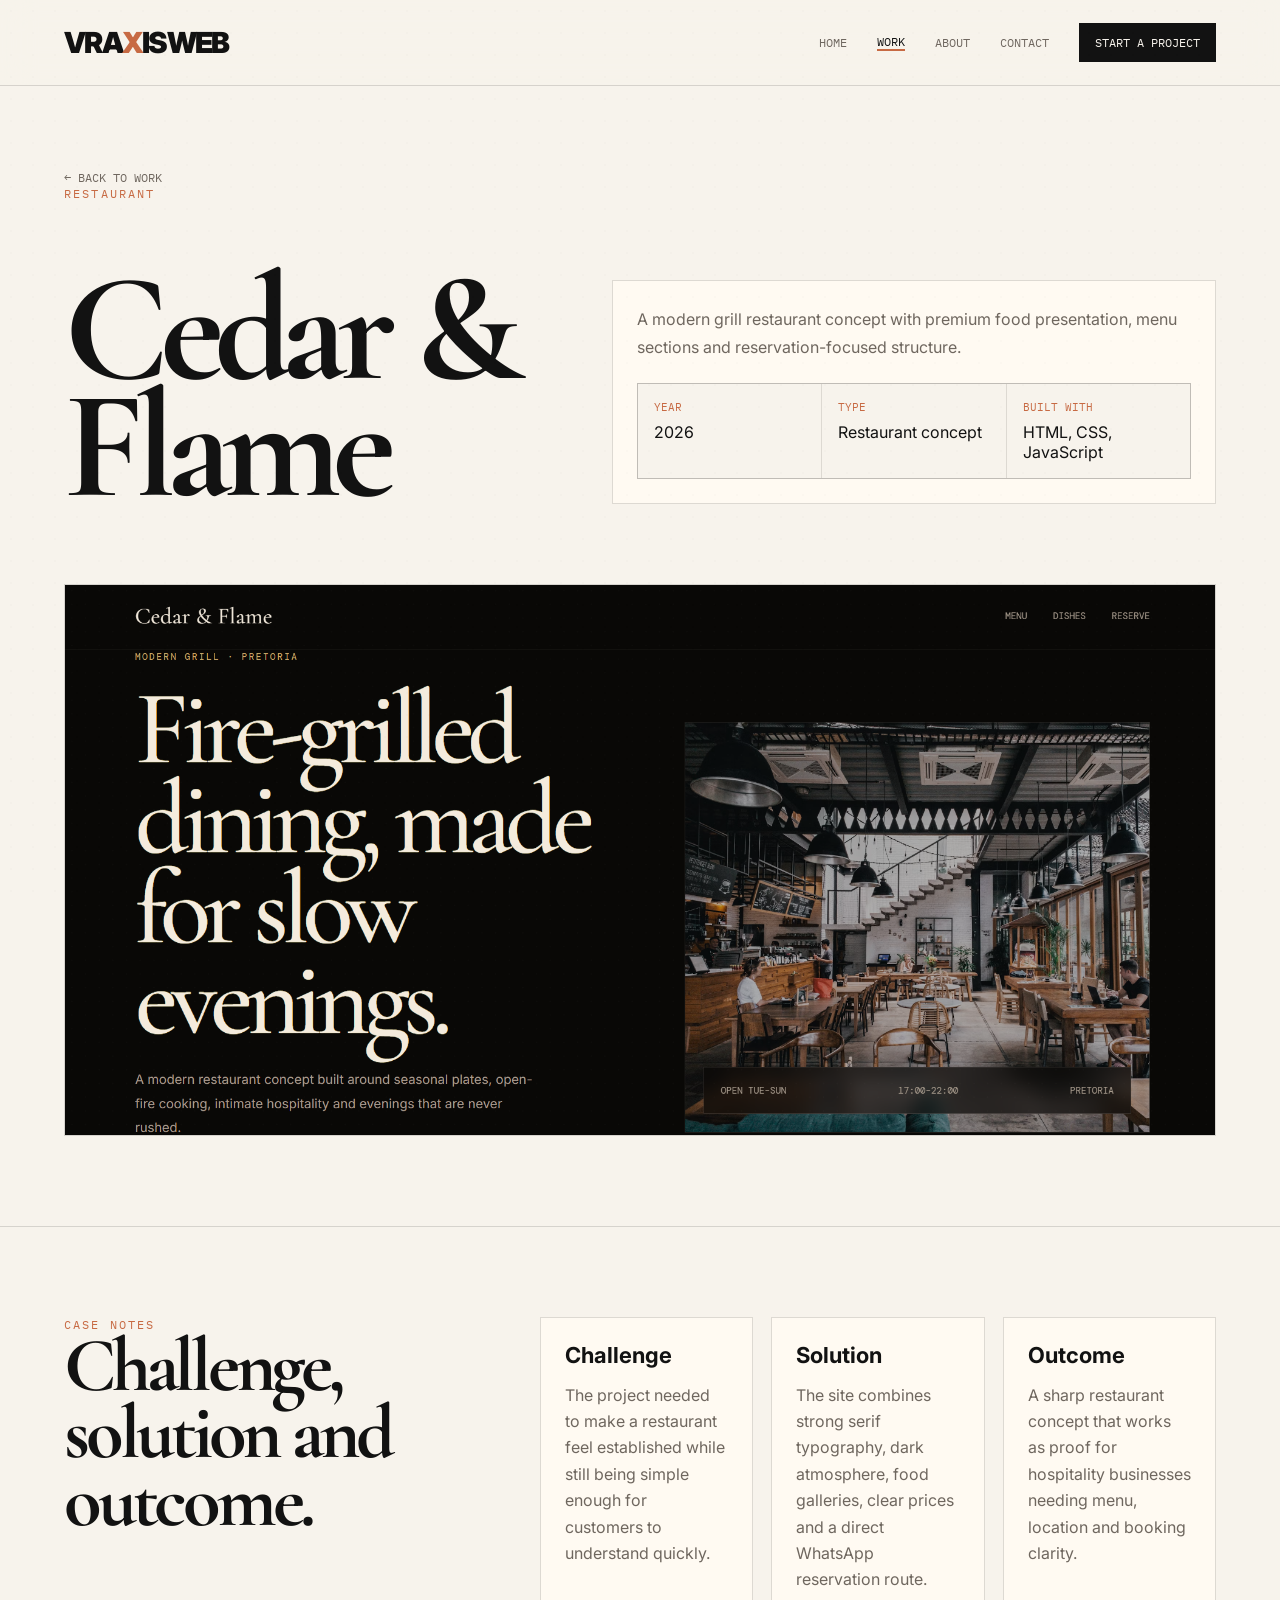
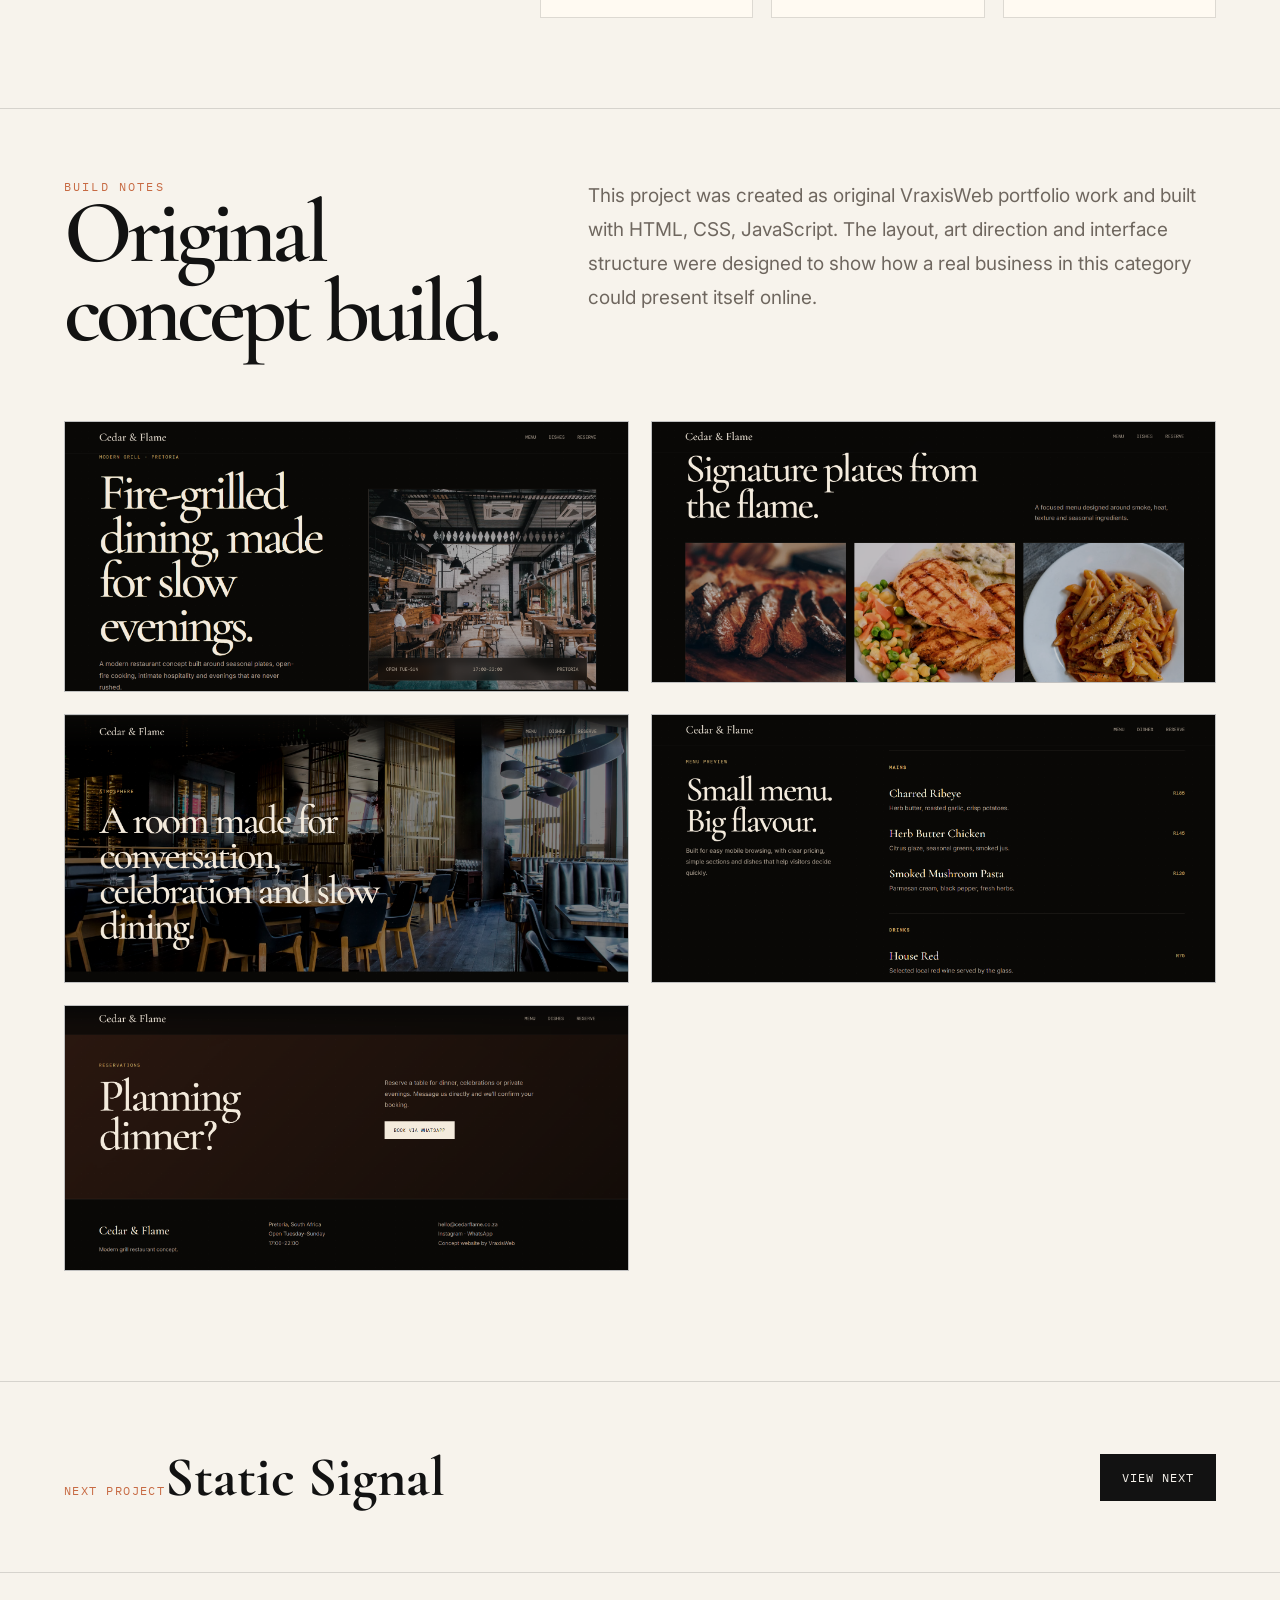
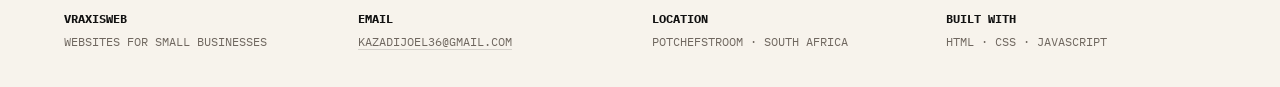
<file: projects/ceder.html>
<!DOCTYPE html><html lang="en"><head><meta charset="UTF-8"><meta name="viewport" content="width=device-width, initial-scale=1.0"><title>Cedar & Flame — VraxisWeb</title><meta name="description" content="VraxisWeb builds modern websites for hospitality, service businesses and growing local brands in South Africa."><link rel="preconnect" href="https://fonts.googleapis.com"><link rel="preconnect" href="https://fonts.gstatic.com" crossorigin><link href="https://fonts.googleapis.com/css2?family=Cormorant+Garamond:wght@400;500;600;700&family=IBM+Plex+Mono:wght@400;500;600&family=Inter:wght@400;500;600;700;800;900&display=swap" rel="stylesheet"><link rel="stylesheet" href="../css/style.css"></head><body><header class="site-header">
  <a href="../index.html" class="brand" aria-label="VraxisWeb home"><span>VRA</span><b>X</b><span>ISWEB</span></a>
  <nav class="nav"><a class="" href="../index.html">Home</a><a class="active" href="../work.html">Work</a><a class="" href="../about.html">About</a><a class="" href="../contact.html">Contact</a><a class="nav-cta" href="../contact.html">Start a project</a></nav>
</header><main>
<section class="project-hero"><a class="back" href="../work.html">← Back to work</a><div class="project-hero-grid"><div><div class="label">Restaurant</div><h1>Cedar & Flame</h1></div><div class="project-summary"><p>A modern grill restaurant concept with premium food presentation, menu sections and reservation-focused structure.</p><div class="facts"><div class="fact"><span>Year</span>2026</div><div class="fact"><span>Type</span>Restaurant concept</div><div class="fact"><span>Built with</span>HTML, CSS, JavaScript</div></div></div></div></section>
<section class="project-cover"><img src="../assets/images/ceder 1.png" alt="Cedar & Flame cover screenshot"></section>
<section class="case-block"><div><div class="label">Case notes</div><h2>Challenge, solution and outcome.</h2></div><div class="case-list"><div class="case-item"><strong>Challenge</strong><p>The project needed to make a restaurant feel established while still being simple enough for customers to understand quickly.</p></div><div class="case-item"><strong>Solution</strong><p>The site combines strong serif typography, dark atmosphere, food galleries, clear prices and a direct WhatsApp reservation route.</p></div><div class="case-item"><strong>Outcome</strong><p>A sharp restaurant concept that works as proof for hospitality businesses needing menu, location and booking clarity.</p></div></div></section>
<section class="section build-notes"><div><div class="label">Build notes</div><h2>Original concept build.</h2></div><div><p>This project was created as original VraxisWeb portfolio work and built with HTML, CSS, JavaScript. The layout, art direction and interface structure were designed to show how a real business in this category could present itself online.</p></div></section>
<section class="gallery"><img src="../assets/images/ceder 1.png" alt="Cedar & Flame screenshot 1">
<img src="../assets/images/ceder 2.png" alt="Cedar & Flame screenshot 2">
<img src="../assets/images/ceder 3.png" alt="Cedar & Flame screenshot 3">
<img src="../assets/images/ceder 4.png" alt="Cedar & Flame screenshot 4">
<img src="../assets/images/ceder 5.png" alt="Cedar & Flame screenshot 5"></section>
<section class="next-project"><div><span class="tagline">Next project</span><strong>Static Signal</strong></div><a class="btn" href="static.html">View next</a></section>
</main><footer class="site-footer">
  <div><strong>VraxisWeb</strong><span>Websites for small businesses</span></div>
  <div><strong>Email</strong><a href="mailto:kazadijoel36@gmail.com">kazadijoel36@gmail.com</a></div>
  <div><strong>Location</strong><span>Potchefstroom · South Africa</span></div>
  <div><strong>Built with</strong><span>HTML · CSS · JavaScript</span></div>
</footer><script src="../js/main.js"></script></body></html>
</file>
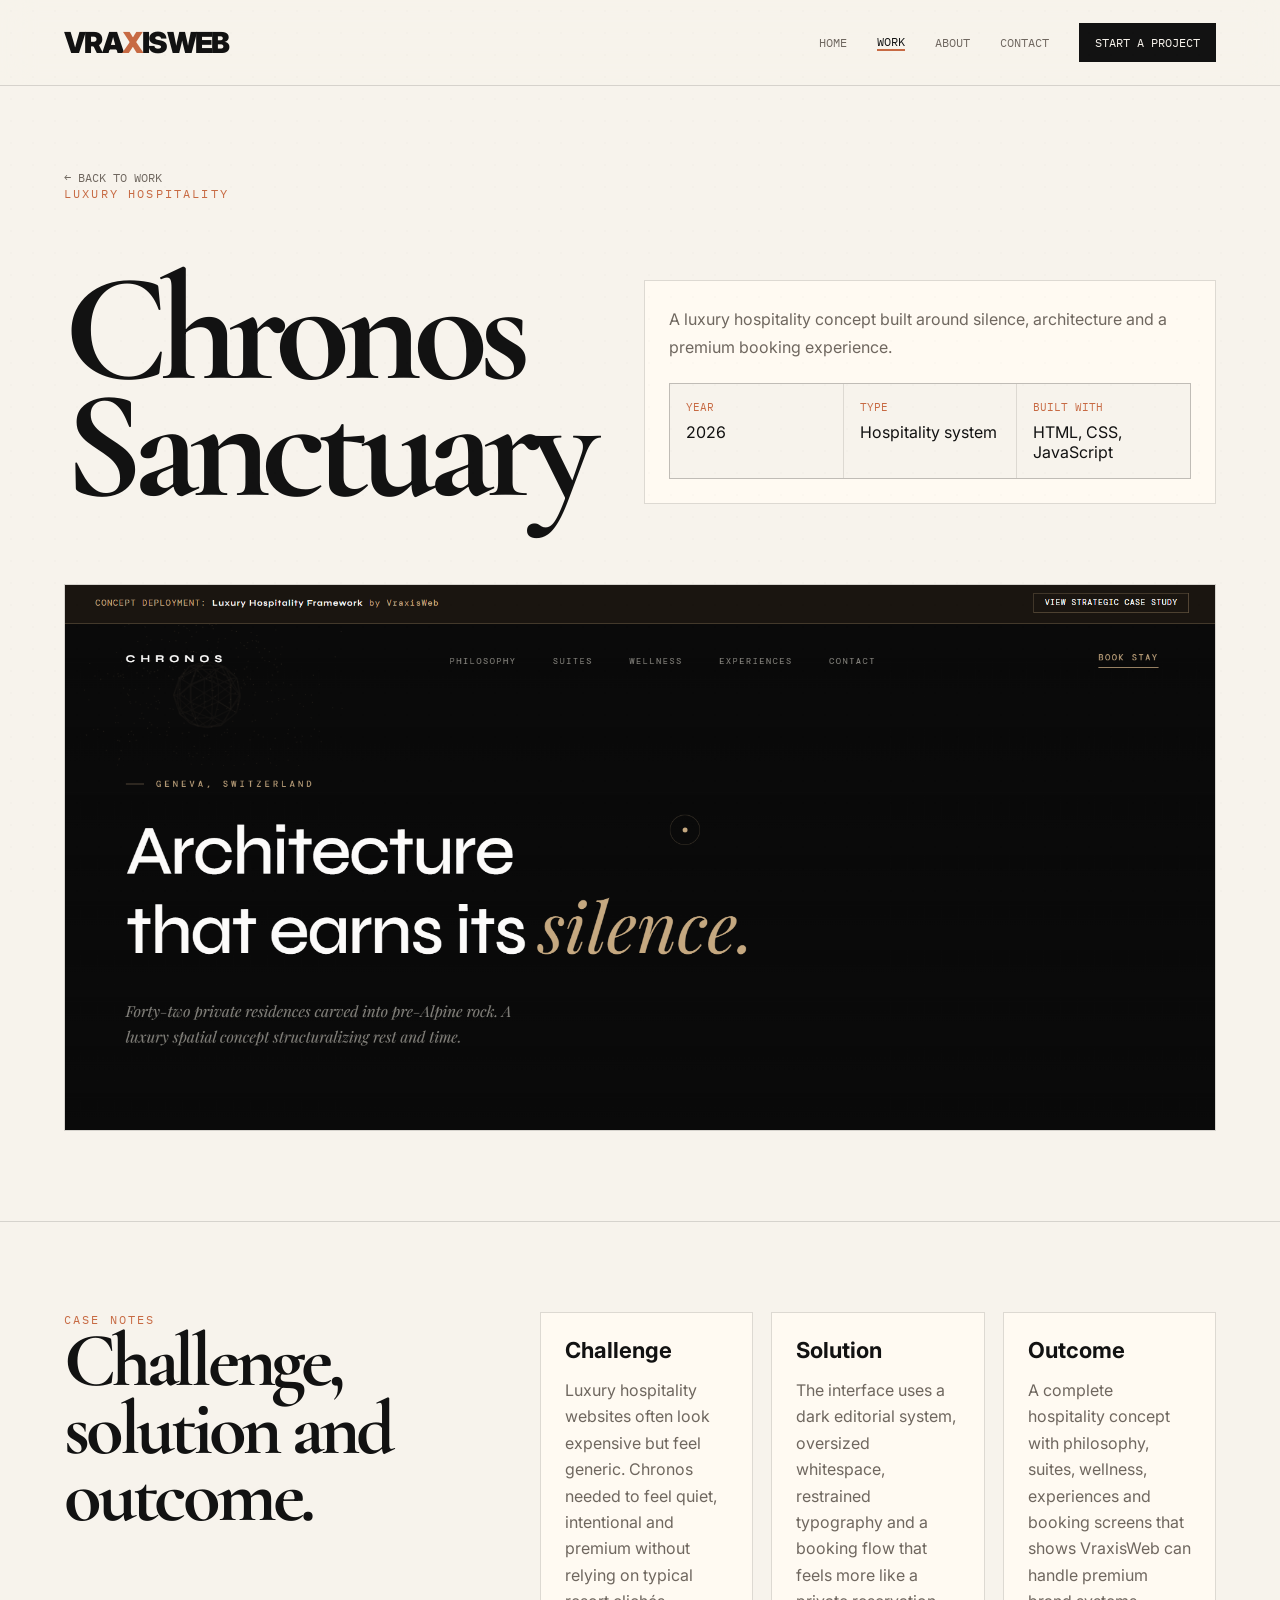
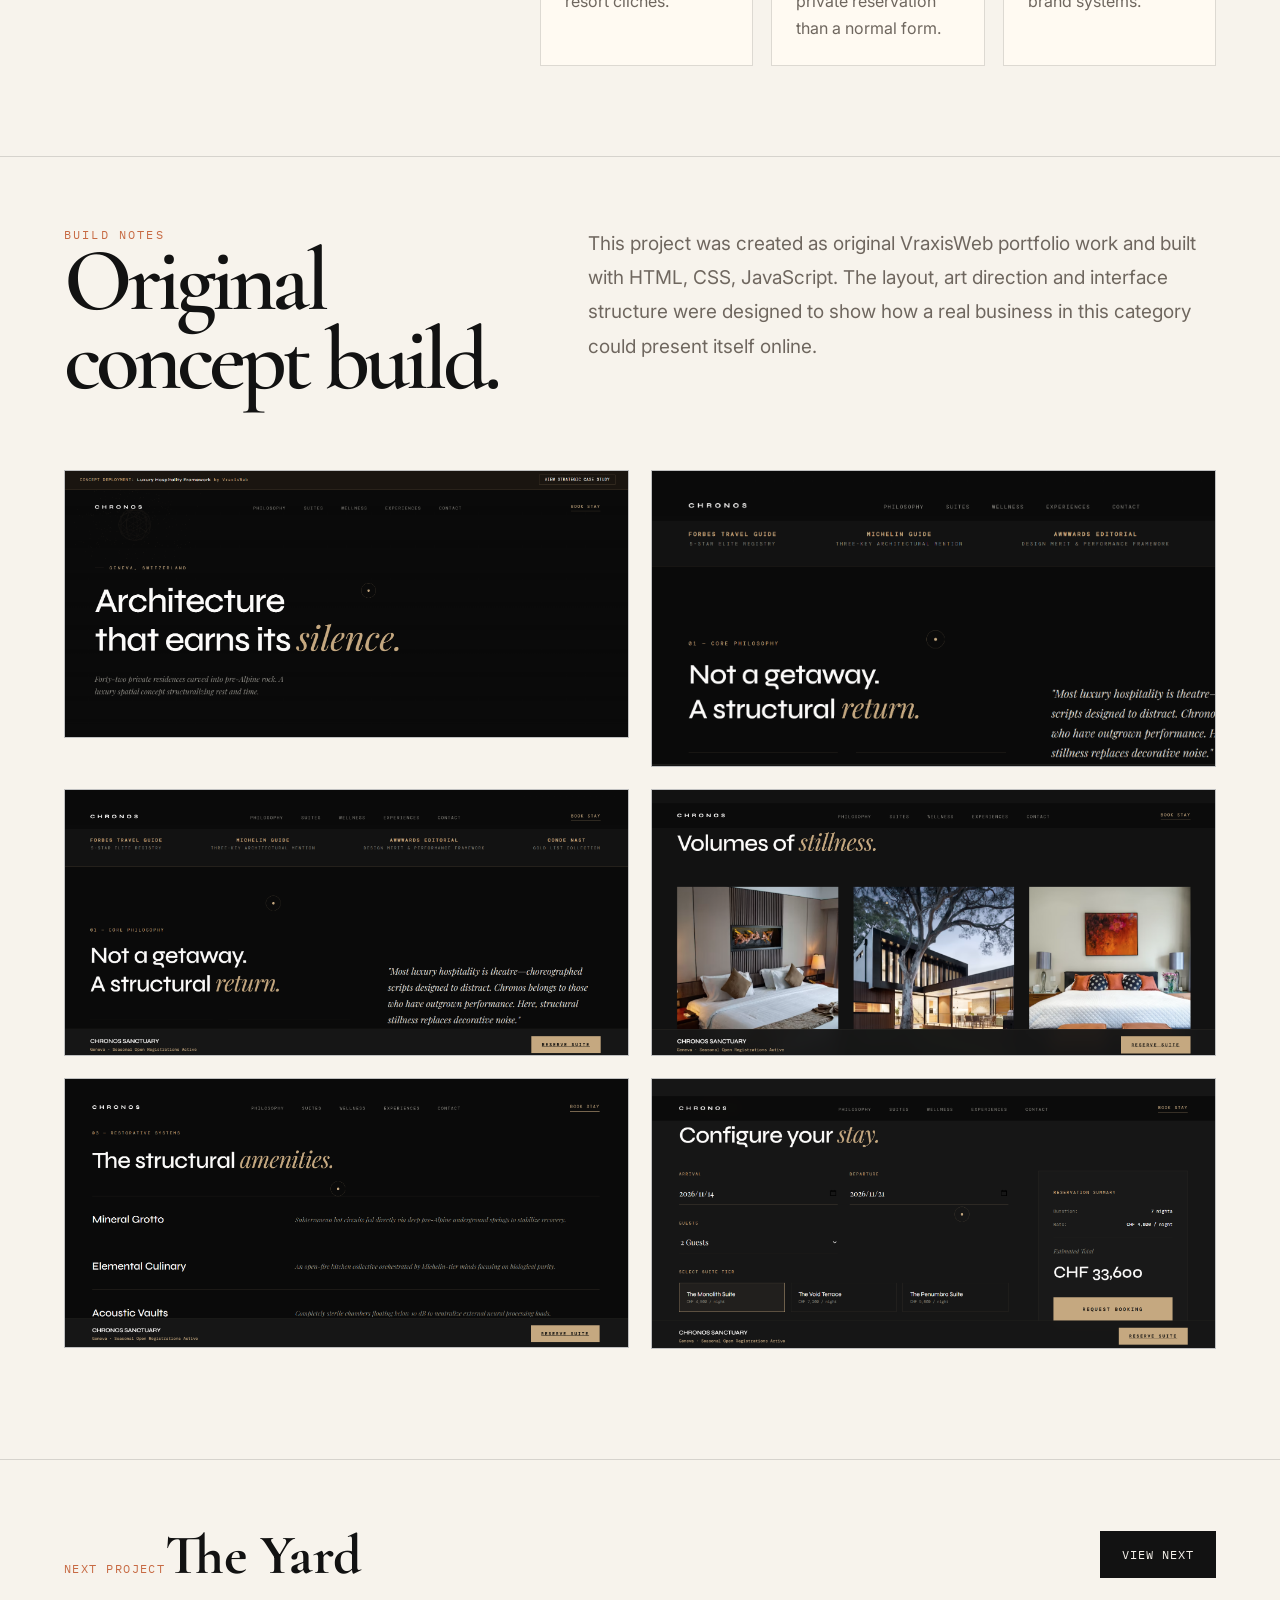
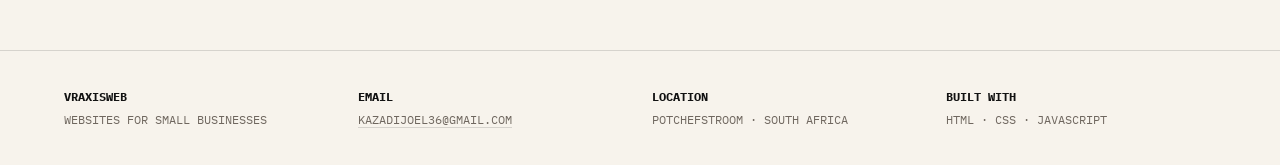
<file: projects/chronos.html>
<!DOCTYPE html><html lang="en"><head><meta charset="UTF-8"><meta name="viewport" content="width=device-width, initial-scale=1.0"><title>Chronos Sanctuary — VraxisWeb</title><meta name="description" content="VraxisWeb builds modern websites for hospitality, service businesses and growing local brands in South Africa."><link rel="preconnect" href="https://fonts.googleapis.com"><link rel="preconnect" href="https://fonts.gstatic.com" crossorigin><link href="https://fonts.googleapis.com/css2?family=Cormorant+Garamond:wght@400;500;600;700&family=IBM+Plex+Mono:wght@400;500;600&family=Inter:wght@400;500;600;700;800;900&display=swap" rel="stylesheet"><link rel="stylesheet" href="../css/style.css"></head><body><header class="site-header">
  <a href="../index.html" class="brand" aria-label="VraxisWeb home"><span>VRA</span><b>X</b><span>ISWEB</span></a>
  <nav class="nav"><a class="" href="../index.html">Home</a><a class="active" href="../work.html">Work</a><a class="" href="../about.html">About</a><a class="" href="../contact.html">Contact</a><a class="nav-cta" href="../contact.html">Start a project</a></nav>
</header><main>
<section class="project-hero"><a class="back" href="../work.html">← Back to work</a><div class="project-hero-grid"><div><div class="label">Luxury Hospitality</div><h1>Chronos Sanctuary</h1></div><div class="project-summary"><p>A luxury hospitality concept built around silence, architecture and a premium booking experience.</p><div class="facts"><div class="fact"><span>Year</span>2026</div><div class="fact"><span>Type</span>Hospitality system</div><div class="fact"><span>Built with</span>HTML, CSS, JavaScript</div></div></div></div></section>
<section class="project-cover"><img src="../assets/images/chronos 1.png" alt="Chronos Sanctuary cover screenshot"></section>
<section class="case-block"><div><div class="label">Case notes</div><h2>Challenge, solution and outcome.</h2></div><div class="case-list"><div class="case-item"><strong>Challenge</strong><p>Luxury hospitality websites often look expensive but feel generic. Chronos needed to feel quiet, intentional and premium without relying on typical resort clichés.</p></div><div class="case-item"><strong>Solution</strong><p>The interface uses a dark editorial system, oversized whitespace, restrained typography and a booking flow that feels more like a private reservation than a normal form.</p></div><div class="case-item"><strong>Outcome</strong><p>A complete hospitality concept with philosophy, suites, wellness, experiences and booking screens that shows VraxisWeb can handle premium brand systems.</p></div></div></section>
<section class="section build-notes"><div><div class="label">Build notes</div><h2>Original concept build.</h2></div><div><p>This project was created as original VraxisWeb portfolio work and built with HTML, CSS, JavaScript. The layout, art direction and interface structure were designed to show how a real business in this category could present itself online.</p></div></section>
<section class="gallery"><img src="../assets/images/chronos 1.png" alt="Chronos Sanctuary screenshot 1">
<img src="../assets/images/chronos 2.png" alt="Chronos Sanctuary screenshot 2">
<img src="../assets/images/chronos 3.png" alt="Chronos Sanctuary screenshot 3">
<img src="../assets/images/chronos 4.png" alt="Chronos Sanctuary screenshot 4">
<img src="../assets/images/chronos 5.png" alt="Chronos Sanctuary screenshot 5">
<img src="../assets/images/chronos 6.png" alt="Chronos Sanctuary screenshot 6"></section>
<section class="next-project"><div><span class="tagline">Next project</span><strong>The Yard</strong></div><a class="btn" href="yard.html">View next</a></section>
</main><footer class="site-footer">
  <div><strong>VraxisWeb</strong><span>Websites for small businesses</span></div>
  <div><strong>Email</strong><a href="mailto:kazadijoel36@gmail.com">kazadijoel36@gmail.com</a></div>
  <div><strong>Location</strong><span>Potchefstroom · South Africa</span></div>
  <div><strong>Built with</strong><span>HTML · CSS · JavaScript</span></div>
</footer><script src="../js/main.js"></script></body></html>
</file>
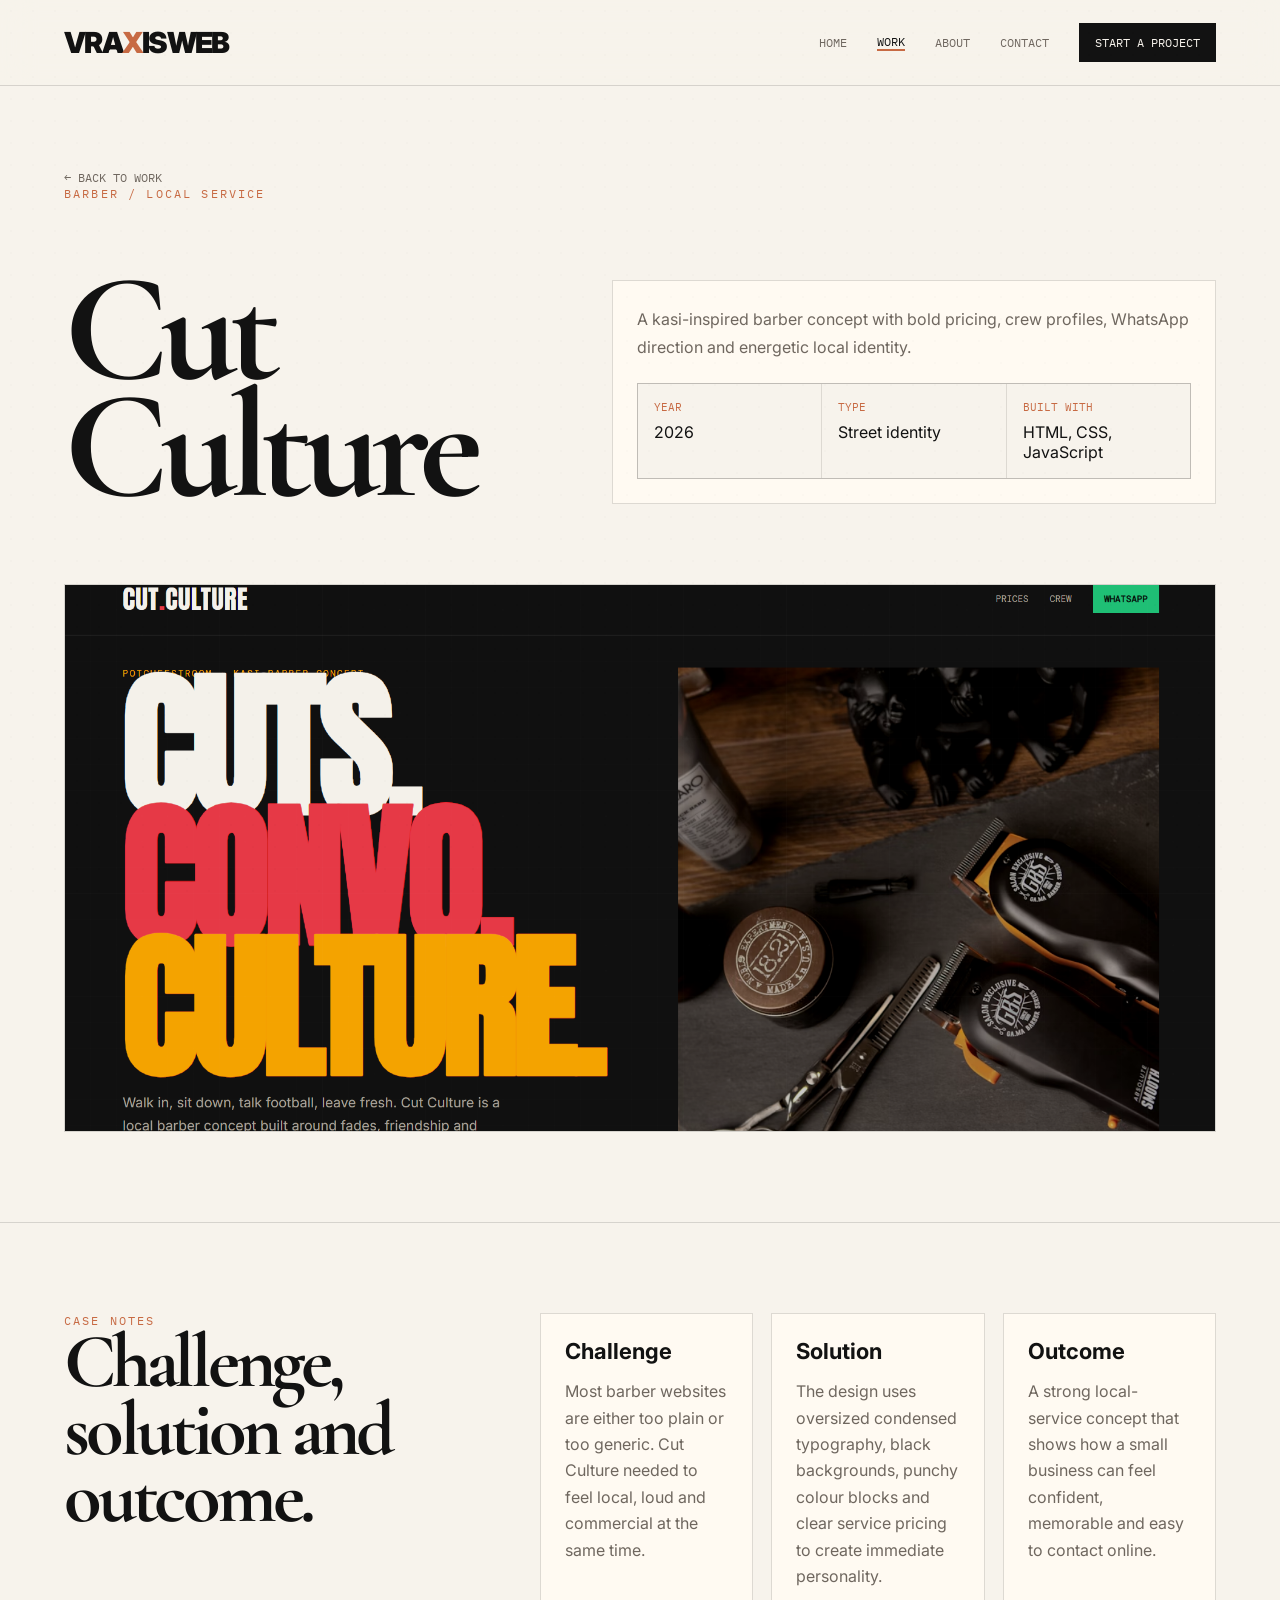
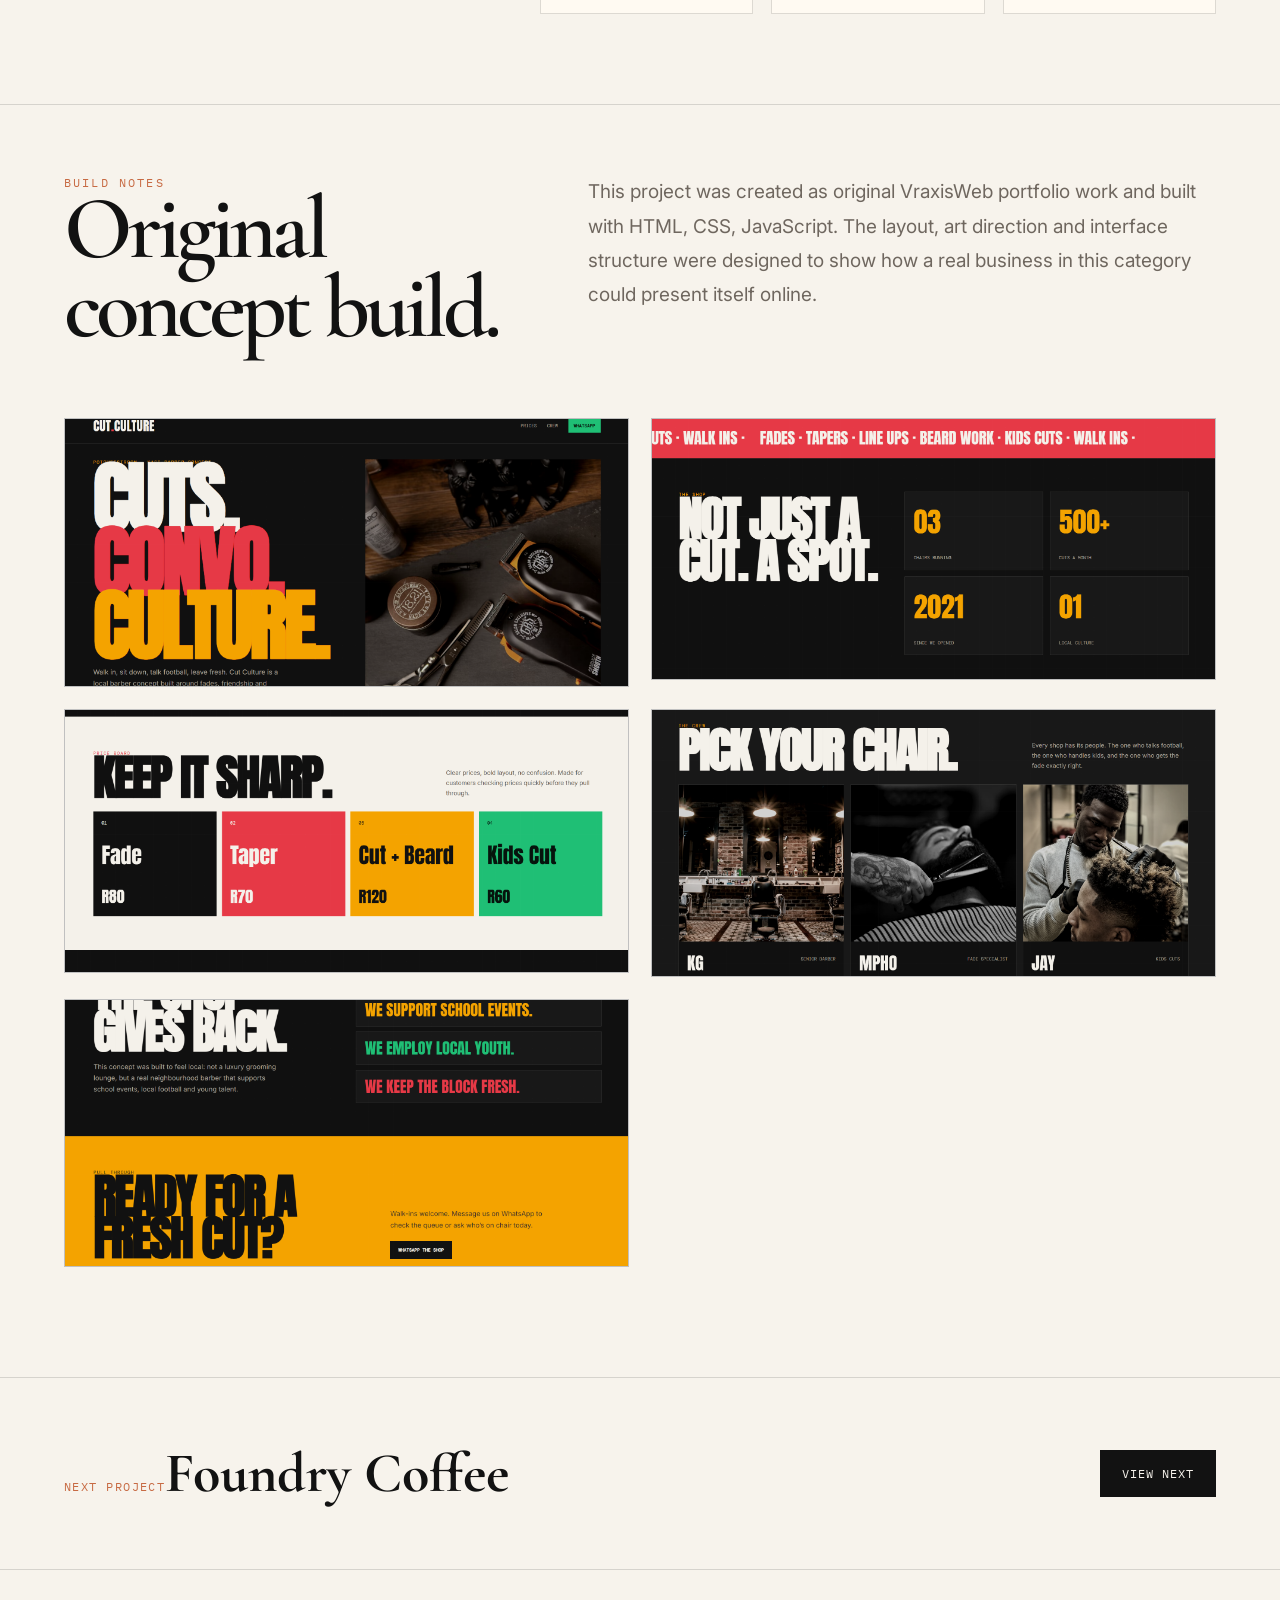
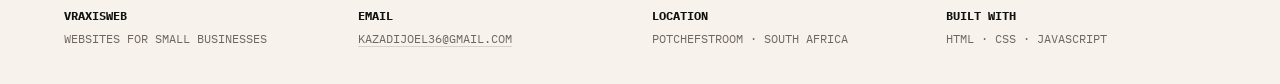
<file: projects/culture.html>
<!DOCTYPE html><html lang="en"><head><meta charset="UTF-8"><meta name="viewport" content="width=device-width, initial-scale=1.0"><title>Cut Culture — VraxisWeb</title><meta name="description" content="VraxisWeb builds modern websites for hospitality, service businesses and growing local brands in South Africa."><link rel="preconnect" href="https://fonts.googleapis.com"><link rel="preconnect" href="https://fonts.gstatic.com" crossorigin><link href="https://fonts.googleapis.com/css2?family=Cormorant+Garamond:wght@400;500;600;700&family=IBM+Plex+Mono:wght@400;500;600&family=Inter:wght@400;500;600;700;800;900&display=swap" rel="stylesheet"><link rel="stylesheet" href="../css/style.css"></head><body><header class="site-header">
  <a href="../index.html" class="brand" aria-label="VraxisWeb home"><span>VRA</span><b>X</b><span>ISWEB</span></a>
  <nav class="nav"><a class="" href="../index.html">Home</a><a class="active" href="../work.html">Work</a><a class="" href="../about.html">About</a><a class="" href="../contact.html">Contact</a><a class="nav-cta" href="../contact.html">Start a project</a></nav>
</header><main>
<section class="project-hero"><a class="back" href="../work.html">← Back to work</a><div class="project-hero-grid"><div><div class="label">Barber / Local Service</div><h1>Cut Culture</h1></div><div class="project-summary"><p>A kasi-inspired barber concept with bold pricing, crew profiles, WhatsApp direction and energetic local identity.</p><div class="facts"><div class="fact"><span>Year</span>2026</div><div class="fact"><span>Type</span>Street identity</div><div class="fact"><span>Built with</span>HTML, CSS, JavaScript</div></div></div></div></section>
<section class="project-cover"><img src="../assets/images/culture 1.png" alt="Cut Culture cover screenshot"></section>
<section class="case-block"><div><div class="label">Case notes</div><h2>Challenge, solution and outcome.</h2></div><div class="case-list"><div class="case-item"><strong>Challenge</strong><p>Most barber websites are either too plain or too generic. Cut Culture needed to feel local, loud and commercial at the same time.</p></div><div class="case-item"><strong>Solution</strong><p>The design uses oversized condensed typography, black backgrounds, punchy colour blocks and clear service pricing to create immediate personality.</p></div><div class="case-item"><strong>Outcome</strong><p>A strong local-service concept that shows how a small business can feel confident, memorable and easy to contact online.</p></div></div></section>
<section class="section build-notes"><div><div class="label">Build notes</div><h2>Original concept build.</h2></div><div><p>This project was created as original VraxisWeb portfolio work and built with HTML, CSS, JavaScript. The layout, art direction and interface structure were designed to show how a real business in this category could present itself online.</p></div></section>
<section class="gallery"><img src="../assets/images/culture 1.png" alt="Cut Culture screenshot 1">
<img src="../assets/images/culture 2.png" alt="Cut Culture screenshot 2">
<img src="../assets/images/culture 3.png" alt="Cut Culture screenshot 3">
<img src="../assets/images/culture 4.png" alt="Cut Culture screenshot 4">
<img src="../assets/images/culture 5.png" alt="Cut Culture screenshot 5"></section>
<section class="next-project"><div><span class="tagline">Next project</span><strong>Foundry Coffee</strong></div><a class="btn" href="foundry.html">View next</a></section>
</main><footer class="site-footer">
  <div><strong>VraxisWeb</strong><span>Websites for small businesses</span></div>
  <div><strong>Email</strong><a href="mailto:kazadijoel36@gmail.com">kazadijoel36@gmail.com</a></div>
  <div><strong>Location</strong><span>Potchefstroom · South Africa</span></div>
  <div><strong>Built with</strong><span>HTML · CSS · JavaScript</span></div>
</footer><script src="../js/main.js"></script></body></html>
</file>
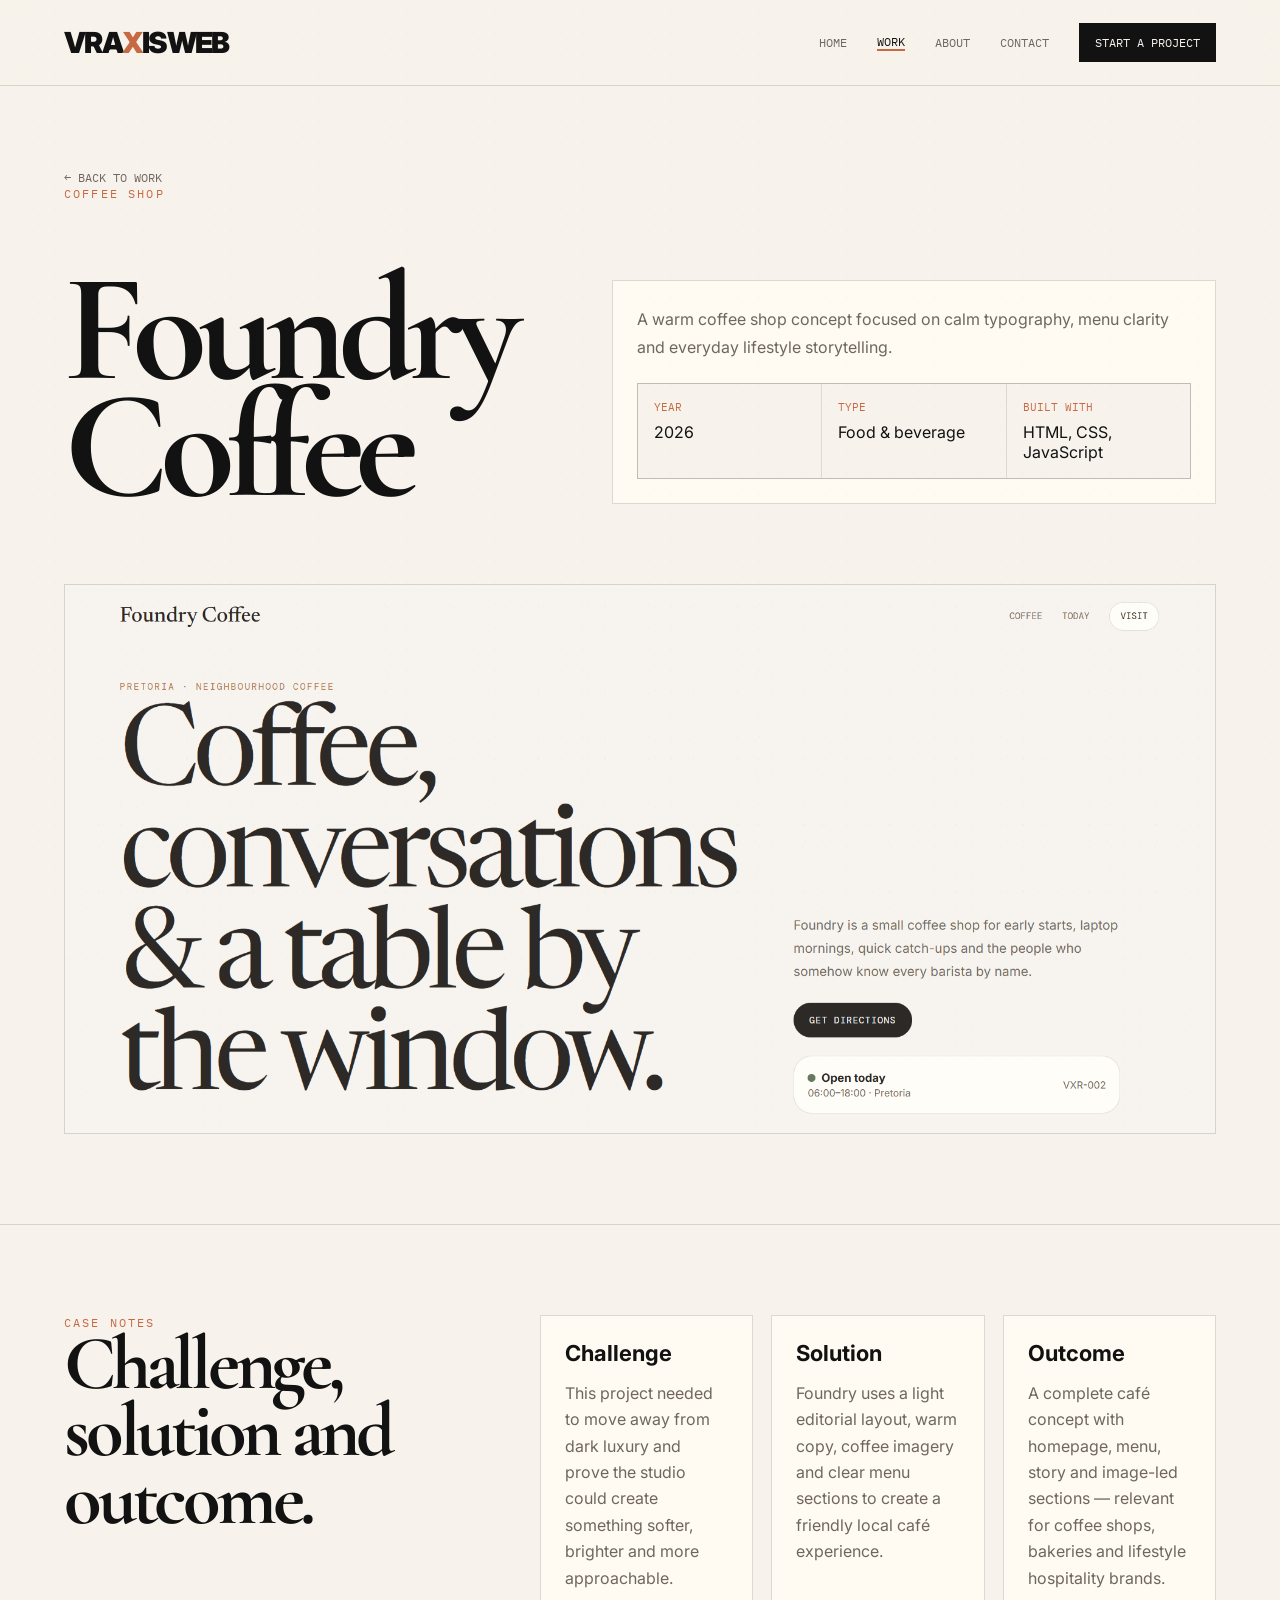
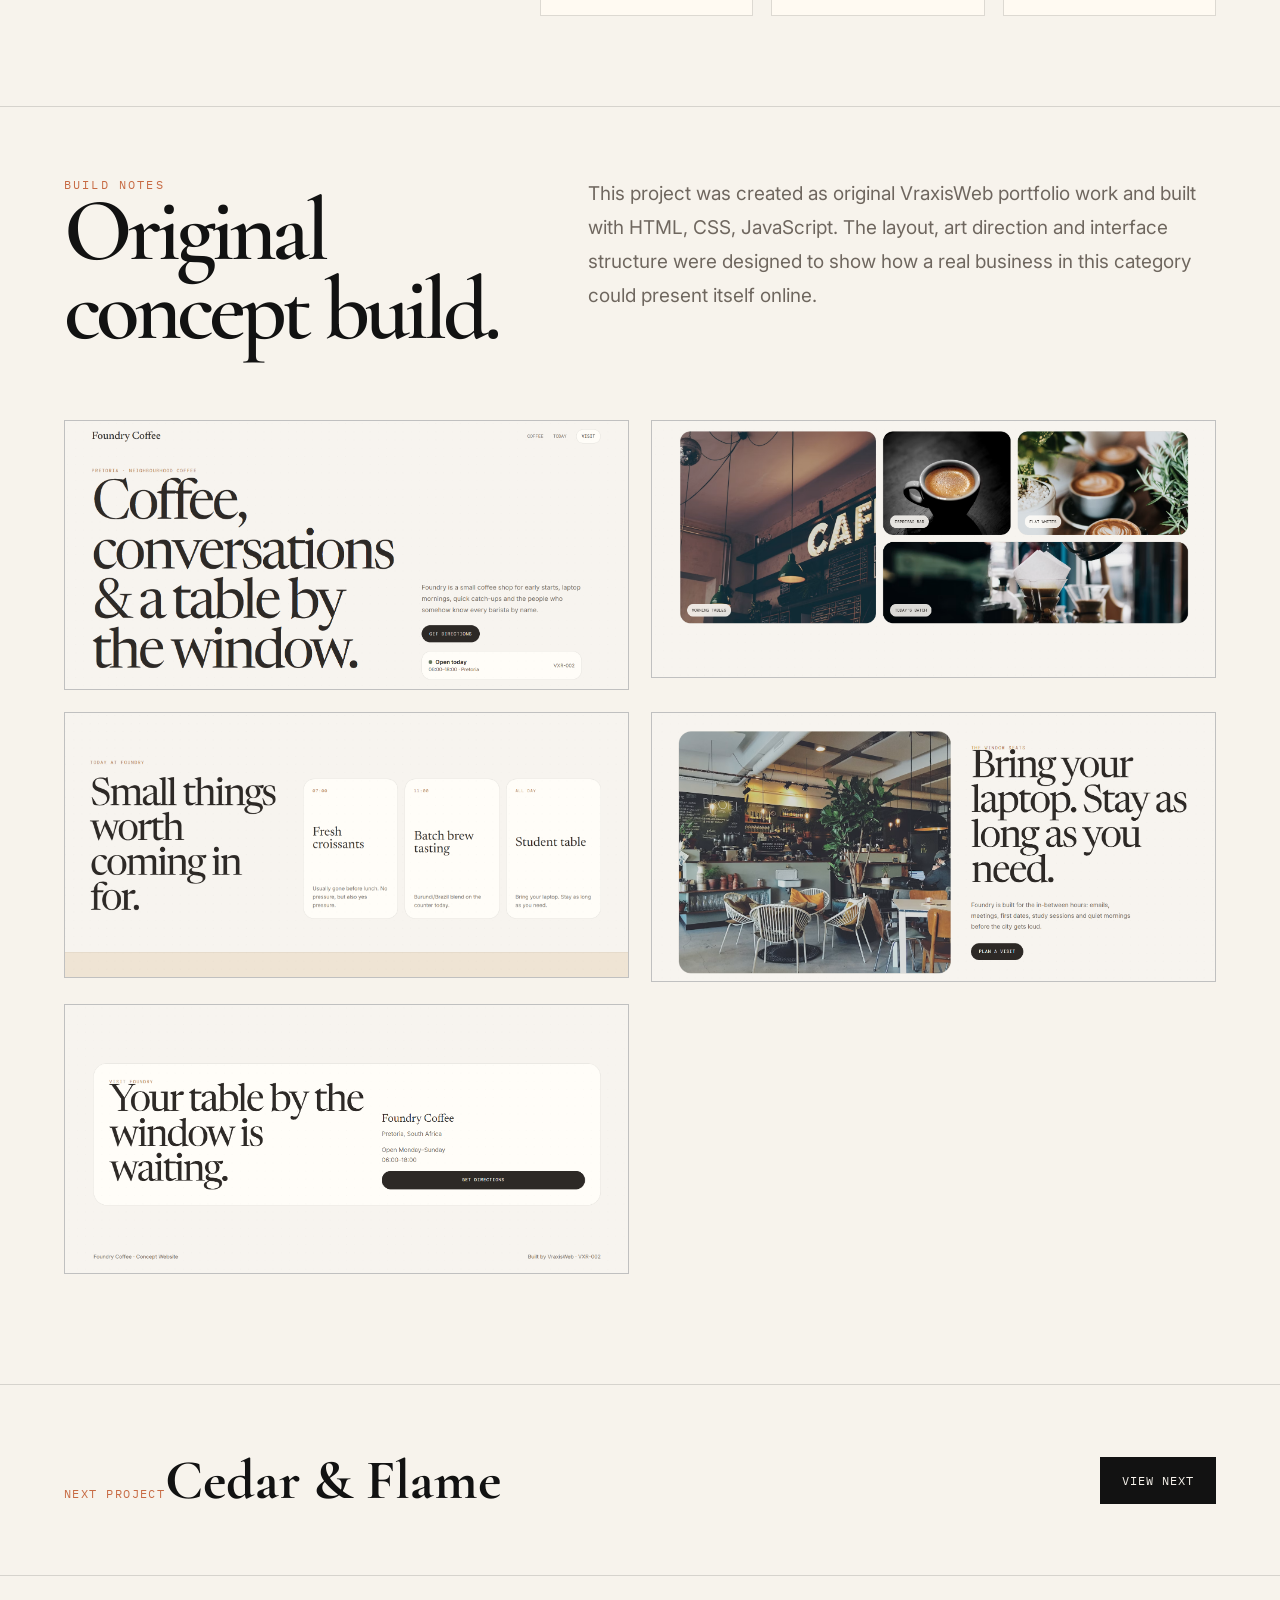
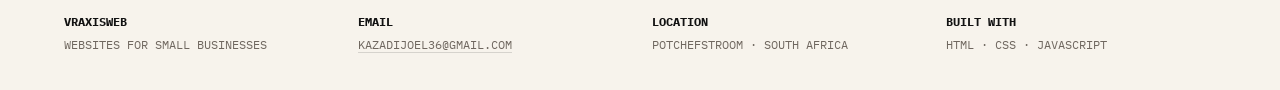
<file: projects/foundry.html>
<!DOCTYPE html><html lang="en"><head><meta charset="UTF-8"><meta name="viewport" content="width=device-width, initial-scale=1.0"><title>Foundry Coffee — VraxisWeb</title><meta name="description" content="VraxisWeb builds modern websites for hospitality, service businesses and growing local brands in South Africa."><link rel="preconnect" href="https://fonts.googleapis.com"><link rel="preconnect" href="https://fonts.gstatic.com" crossorigin><link href="https://fonts.googleapis.com/css2?family=Cormorant+Garamond:wght@400;500;600;700&family=IBM+Plex+Mono:wght@400;500;600&family=Inter:wght@400;500;600;700;800;900&display=swap" rel="stylesheet"><link rel="stylesheet" href="../css/style.css"></head><body><header class="site-header">
  <a href="../index.html" class="brand" aria-label="VraxisWeb home"><span>VRA</span><b>X</b><span>ISWEB</span></a>
  <nav class="nav"><a class="" href="../index.html">Home</a><a class="active" href="../work.html">Work</a><a class="" href="../about.html">About</a><a class="" href="../contact.html">Contact</a><a class="nav-cta" href="../contact.html">Start a project</a></nav>
</header><main>
<section class="project-hero"><a class="back" href="../work.html">← Back to work</a><div class="project-hero-grid"><div><div class="label">Coffee Shop</div><h1>Foundry Coffee</h1></div><div class="project-summary"><p>A warm coffee shop concept focused on calm typography, menu clarity and everyday lifestyle storytelling.</p><div class="facts"><div class="fact"><span>Year</span>2026</div><div class="fact"><span>Type</span>Food & beverage</div><div class="fact"><span>Built with</span>HTML, CSS, JavaScript</div></div></div></div></section>
<section class="project-cover"><img src="../assets/images/foundry 1.png" alt="Foundry Coffee cover screenshot"></section>
<section class="case-block"><div><div class="label">Case notes</div><h2>Challenge, solution and outcome.</h2></div><div class="case-list"><div class="case-item"><strong>Challenge</strong><p>This project needed to move away from dark luxury and prove the studio could create something softer, brighter and more approachable.</p></div><div class="case-item"><strong>Solution</strong><p>Foundry uses a light editorial layout, warm copy, coffee imagery and clear menu sections to create a friendly local café experience.</p></div><div class="case-item"><strong>Outcome</strong><p>A complete café concept with homepage, menu, story and image-led sections — relevant for coffee shops, bakeries and lifestyle hospitality brands.</p></div></div></section>
<section class="section build-notes"><div><div class="label">Build notes</div><h2>Original concept build.</h2></div><div><p>This project was created as original VraxisWeb portfolio work and built with HTML, CSS, JavaScript. The layout, art direction and interface structure were designed to show how a real business in this category could present itself online.</p></div></section>
<section class="gallery"><img src="../assets/images/foundry 1.png" alt="Foundry Coffee screenshot 1">
<img src="../assets/images/foundry 2.png" alt="Foundry Coffee screenshot 2">
<img src="../assets/images/foundry 3.png" alt="Foundry Coffee screenshot 3">
<img src="../assets/images/foundry 4.png" alt="Foundry Coffee screenshot 4">
<img src="../assets/images/foundry 5.png" alt="Foundry Coffee screenshot 5"></section>
<section class="next-project"><div><span class="tagline">Next project</span><strong>Cedar & Flame</strong></div><a class="btn" href="ceder.html">View next</a></section>
</main><footer class="site-footer">
  <div><strong>VraxisWeb</strong><span>Websites for small businesses</span></div>
  <div><strong>Email</strong><a href="mailto:kazadijoel36@gmail.com">kazadijoel36@gmail.com</a></div>
  <div><strong>Location</strong><span>Potchefstroom · South Africa</span></div>
  <div><strong>Built with</strong><span>HTML · CSS · JavaScript</span></div>
</footer><script src="../js/main.js"></script></body></html>
</file>
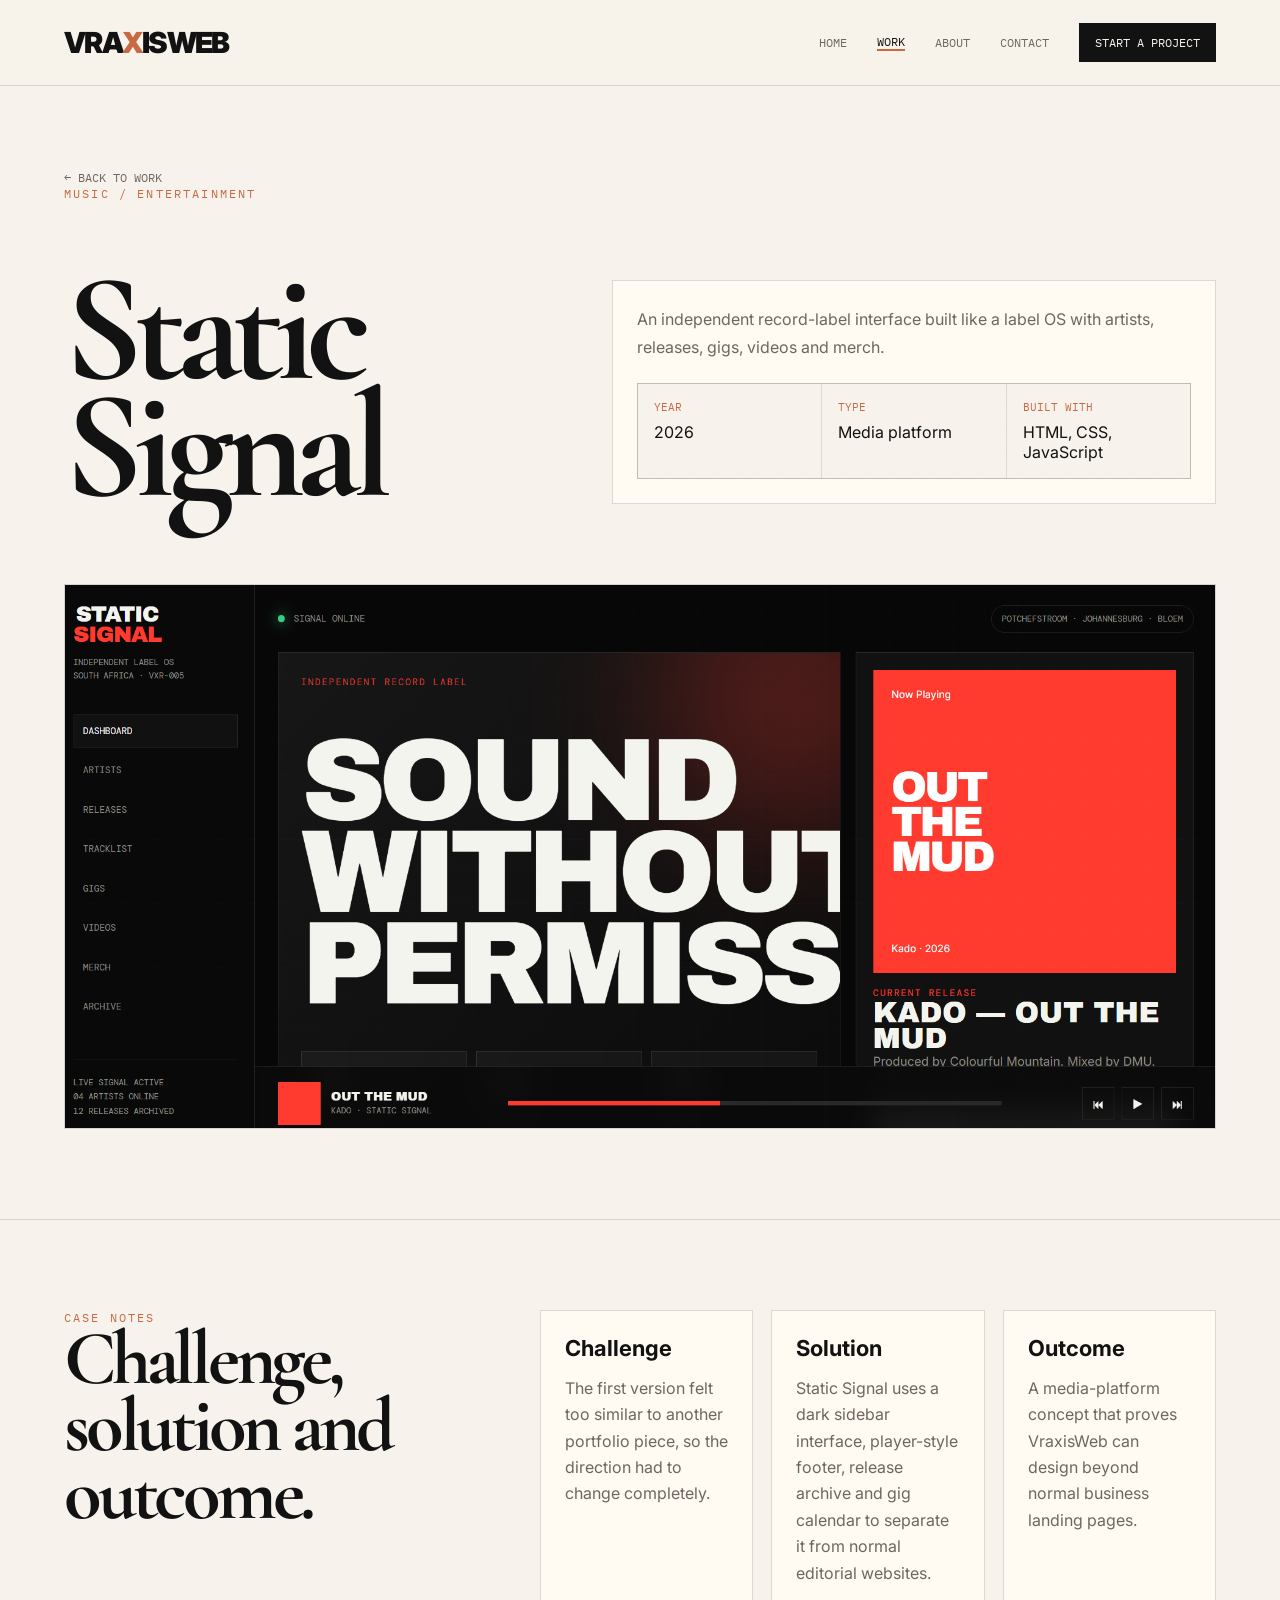
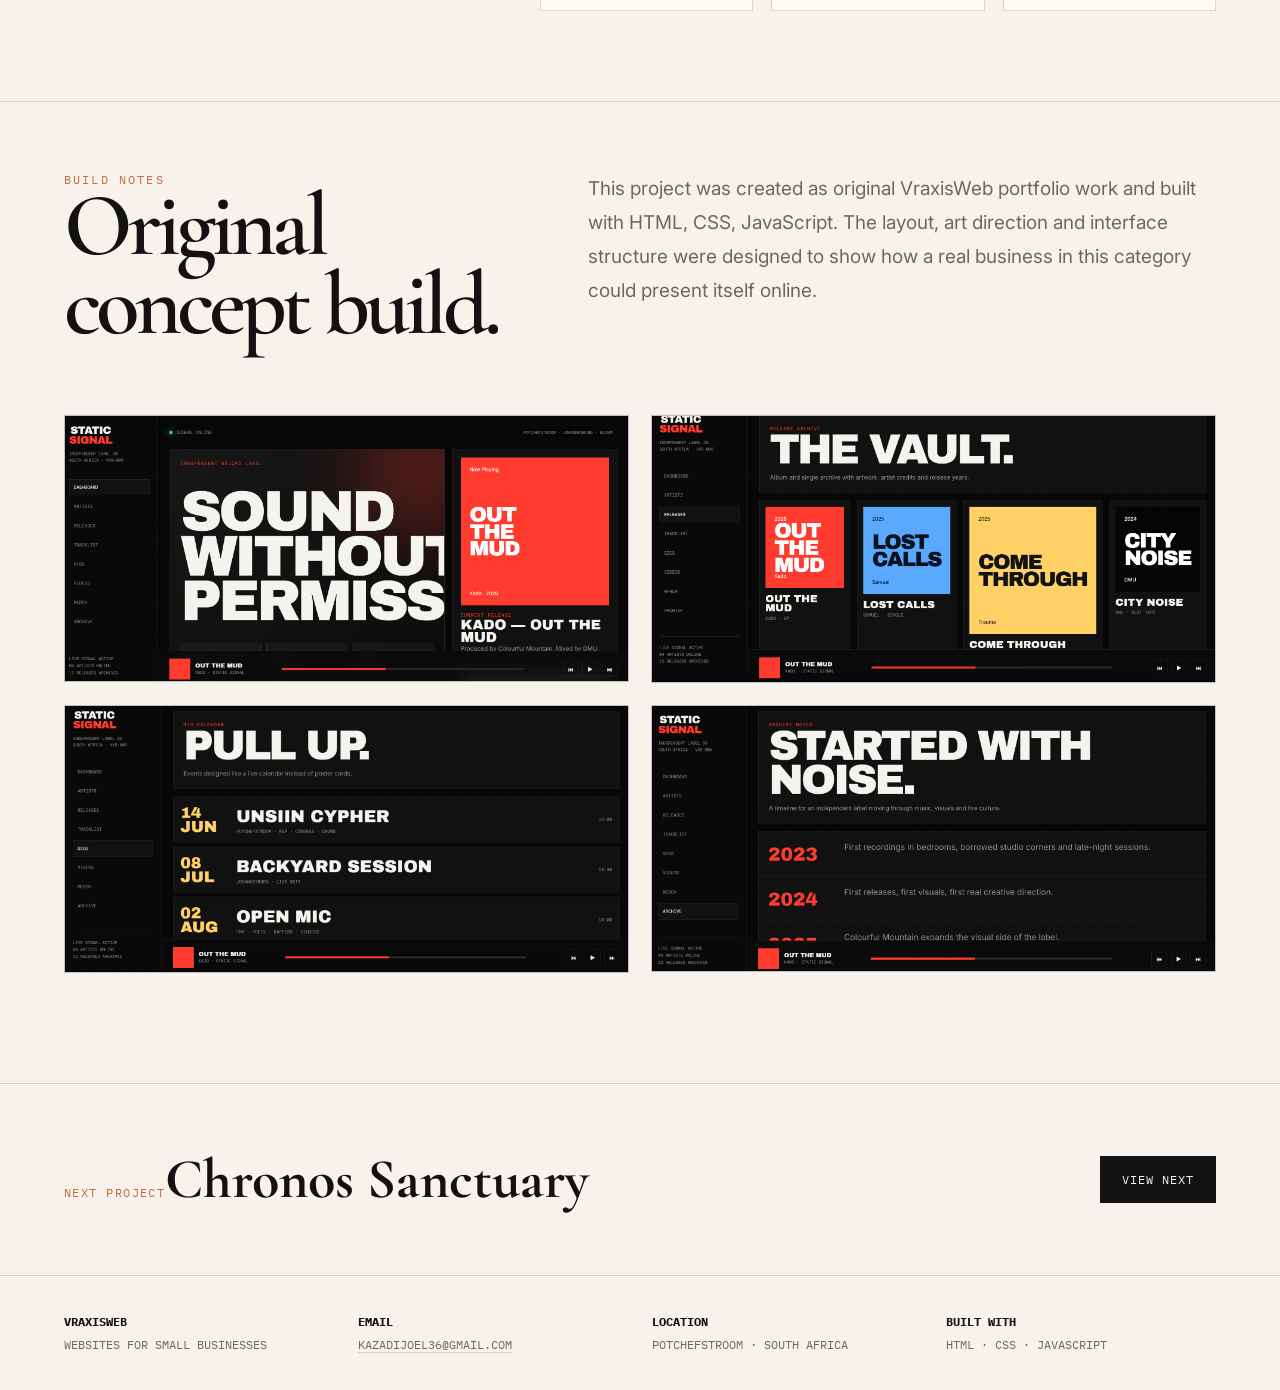
<file: projects/static.html>
<!DOCTYPE html><html lang="en"><head><meta charset="UTF-8"><meta name="viewport" content="width=device-width, initial-scale=1.0"><title>Static Signal — VraxisWeb</title><meta name="description" content="VraxisWeb builds modern websites for hospitality, service businesses and growing local brands in South Africa."><link rel="preconnect" href="https://fonts.googleapis.com"><link rel="preconnect" href="https://fonts.gstatic.com" crossorigin><link href="https://fonts.googleapis.com/css2?family=Cormorant+Garamond:wght@400;500;600;700&family=IBM+Plex+Mono:wght@400;500;600&family=Inter:wght@400;500;600;700;800;900&display=swap" rel="stylesheet"><link rel="stylesheet" href="../css/style.css"></head><body><header class="site-header">
  <a href="../index.html" class="brand" aria-label="VraxisWeb home"><span>VRA</span><b>X</b><span>ISWEB</span></a>
  <nav class="nav"><a class="" href="../index.html">Home</a><a class="active" href="../work.html">Work</a><a class="" href="../about.html">About</a><a class="" href="../contact.html">Contact</a><a class="nav-cta" href="../contact.html">Start a project</a></nav>
</header><main>
<section class="project-hero"><a class="back" href="../work.html">← Back to work</a><div class="project-hero-grid"><div><div class="label">Music / Entertainment</div><h1>Static Signal</h1></div><div class="project-summary"><p>An independent record-label interface built like a label OS with artists, releases, gigs, videos and merch.</p><div class="facts"><div class="fact"><span>Year</span>2026</div><div class="fact"><span>Type</span>Media platform</div><div class="fact"><span>Built with</span>HTML, CSS, JavaScript</div></div></div></div></section>
<section class="project-cover"><img src="../assets/images/static 1.png" alt="Static Signal cover screenshot"></section>
<section class="case-block"><div><div class="label">Case notes</div><h2>Challenge, solution and outcome.</h2></div><div class="case-list"><div class="case-item"><strong>Challenge</strong><p>The first version felt too similar to another portfolio piece, so the direction had to change completely.</p></div><div class="case-item"><strong>Solution</strong><p>Static Signal uses a dark sidebar interface, player-style footer, release archive and gig calendar to separate it from normal editorial websites.</p></div><div class="case-item"><strong>Outcome</strong><p>A media-platform concept that proves VraxisWeb can design beyond normal business landing pages.</p></div></div></section>
<section class="section build-notes"><div><div class="label">Build notes</div><h2>Original concept build.</h2></div><div><p>This project was created as original VraxisWeb portfolio work and built with HTML, CSS, JavaScript. The layout, art direction and interface structure were designed to show how a real business in this category could present itself online.</p></div></section>
<section class="gallery"><img src="../assets/images/static 1.png" alt="Static Signal screenshot 1">
<img src="../assets/images/static 2.png" alt="Static Signal screenshot 2">
<img src="../assets/images/static 3.png" alt="Static Signal screenshot 3">
<img src="../assets/images/static 4.png" alt="Static Signal screenshot 4"></section>
<section class="next-project"><div><span class="tagline">Next project</span><strong>Chronos Sanctuary</strong></div><a class="btn" href="chronos.html">View next</a></section>
</main><footer class="site-footer">
  <div><strong>VraxisWeb</strong><span>Websites for small businesses</span></div>
  <div><strong>Email</strong><a href="mailto:kazadijoel36@gmail.com">kazadijoel36@gmail.com</a></div>
  <div><strong>Location</strong><span>Potchefstroom · South Africa</span></div>
  <div><strong>Built with</strong><span>HTML · CSS · JavaScript</span></div>
</footer><script src="../js/main.js"></script></body></html>
</file>
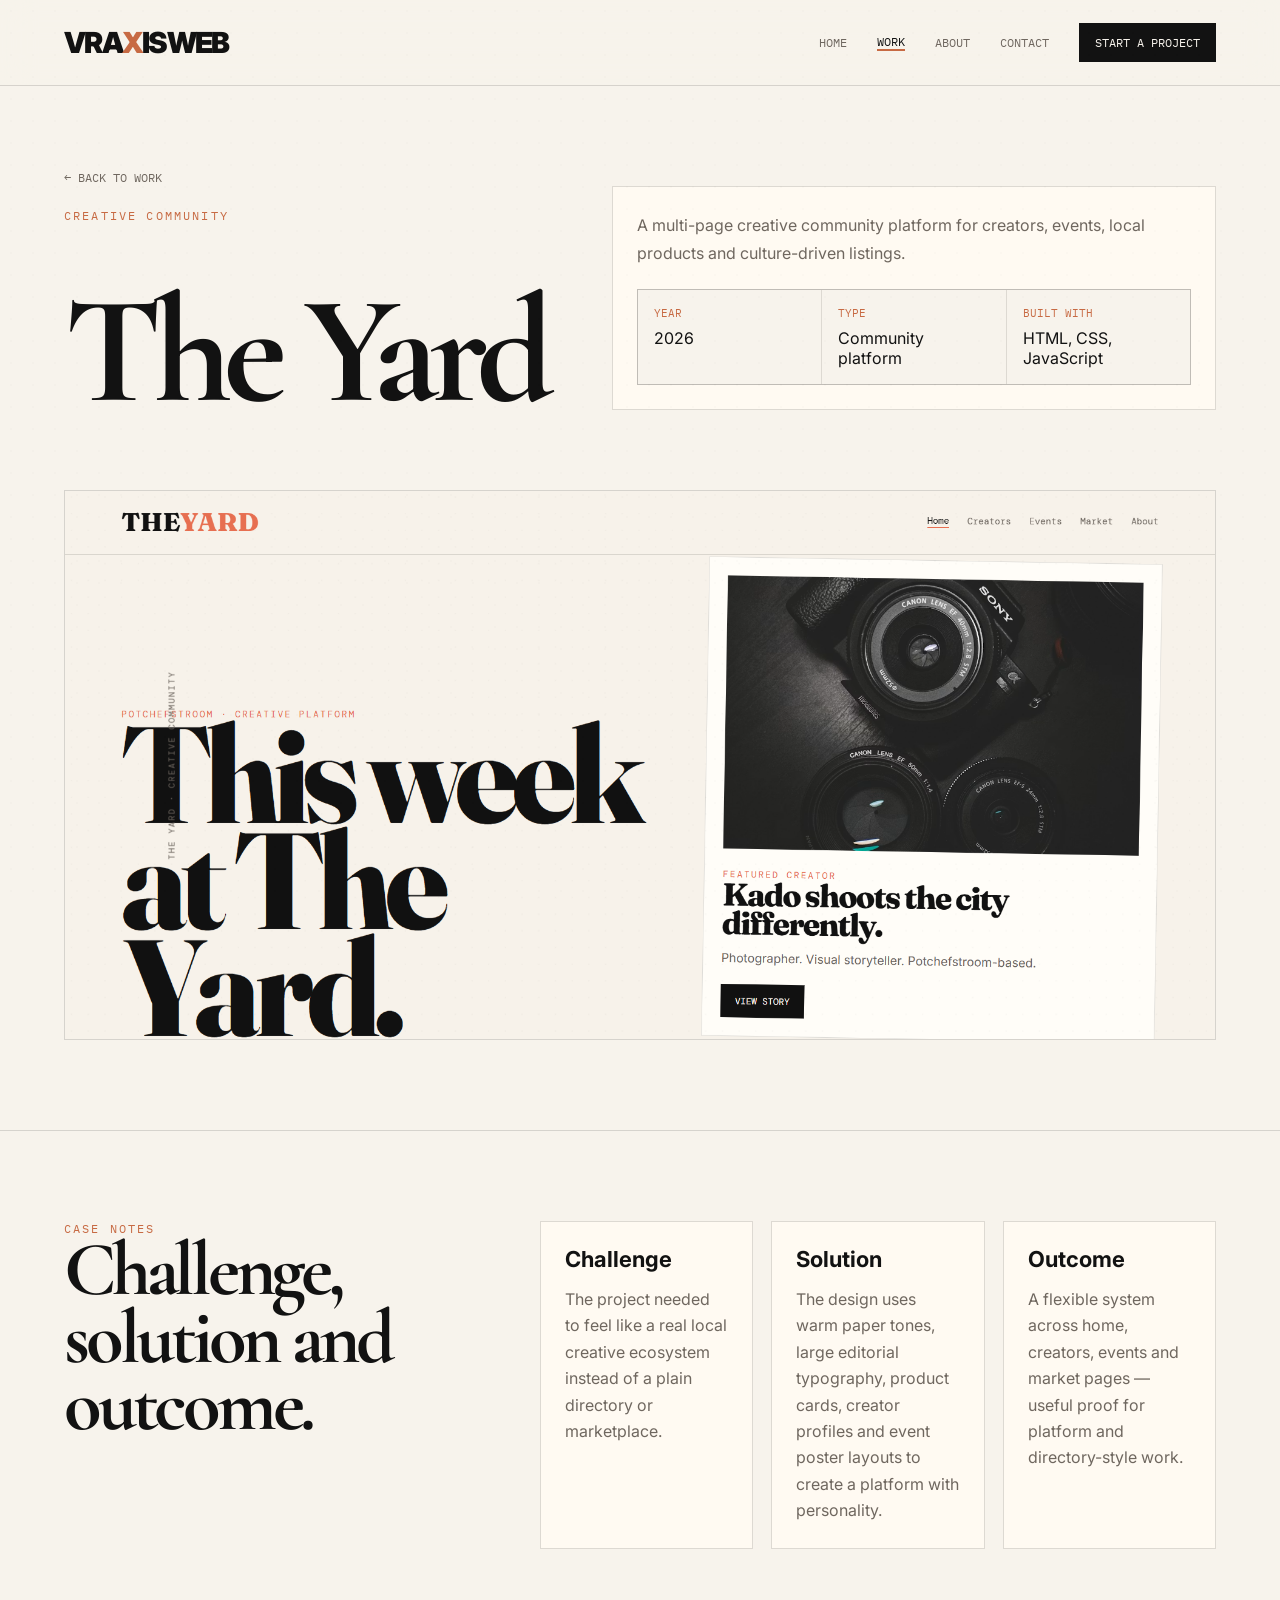
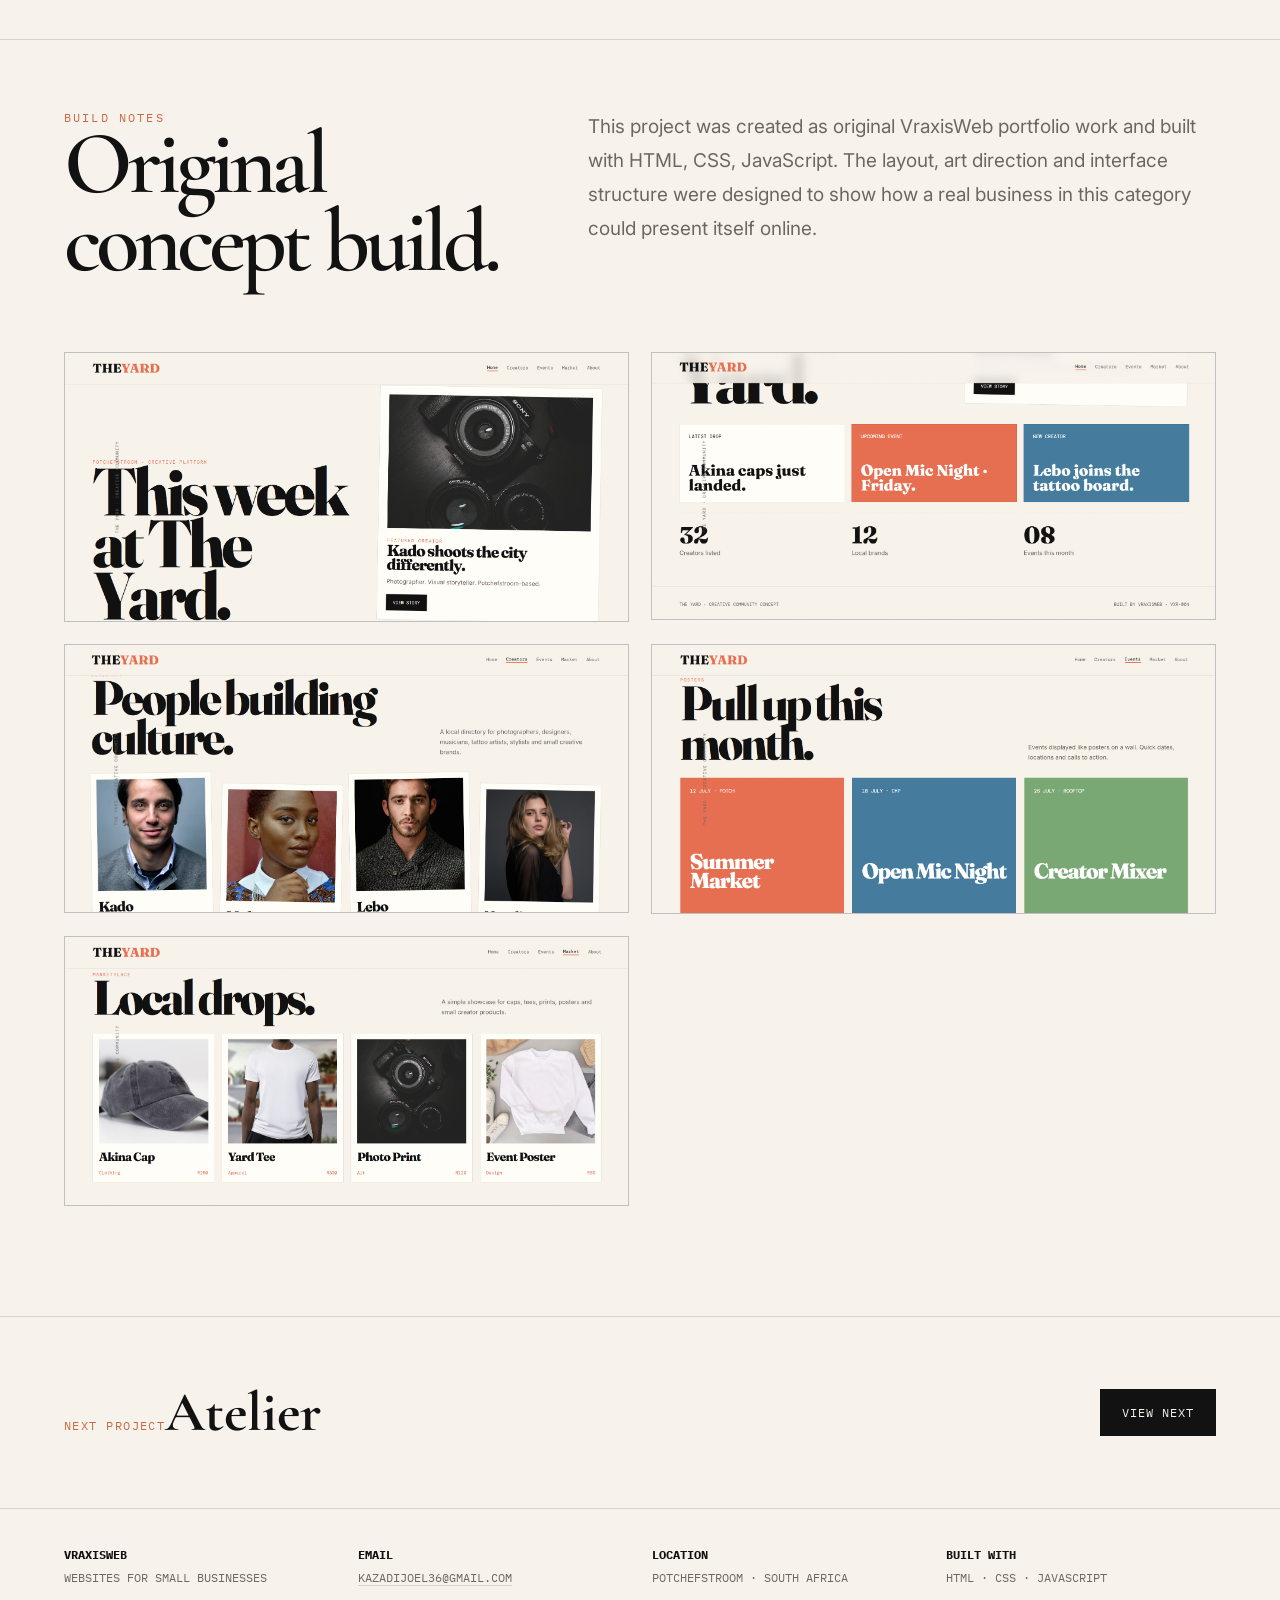
<file: projects/yard.html>
<!DOCTYPE html><html lang="en"><head><meta charset="UTF-8"><meta name="viewport" content="width=device-width, initial-scale=1.0"><title>The Yard — VraxisWeb</title><meta name="description" content="VraxisWeb builds modern websites for hospitality, service businesses and growing local brands in South Africa."><link rel="preconnect" href="https://fonts.googleapis.com"><link rel="preconnect" href="https://fonts.gstatic.com" crossorigin><link href="https://fonts.googleapis.com/css2?family=Cormorant+Garamond:wght@400;500;600;700&family=IBM+Plex+Mono:wght@400;500;600&family=Inter:wght@400;500;600;700;800;900&display=swap" rel="stylesheet"><link rel="stylesheet" href="../css/style.css"></head><body><header class="site-header">
  <a href="../index.html" class="brand" aria-label="VraxisWeb home"><span>VRA</span><b>X</b><span>ISWEB</span></a>
  <nav class="nav"><a class="" href="../index.html">Home</a><a class="active" href="../work.html">Work</a><a class="" href="../about.html">About</a><a class="" href="../contact.html">Contact</a><a class="nav-cta" href="../contact.html">Start a project</a></nav>
</header><main>
<section class="project-hero"><a class="back" href="../work.html">← Back to work</a><div class="project-hero-grid"><div><div class="label">Creative Community</div><h1>The Yard</h1></div><div class="project-summary"><p>A multi-page creative community platform for creators, events, local products and culture-driven listings.</p><div class="facts"><div class="fact"><span>Year</span>2026</div><div class="fact"><span>Type</span>Community platform</div><div class="fact"><span>Built with</span>HTML, CSS, JavaScript</div></div></div></div></section>
<section class="project-cover"><img src="../assets/images/yard 1.png" alt="The Yard cover screenshot"></section>
<section class="case-block"><div><div class="label">Case notes</div><h2>Challenge, solution and outcome.</h2></div><div class="case-list"><div class="case-item"><strong>Challenge</strong><p>The project needed to feel like a real local creative ecosystem instead of a plain directory or marketplace.</p></div><div class="case-item"><strong>Solution</strong><p>The design uses warm paper tones, large editorial typography, product cards, creator profiles and event poster layouts to create a platform with personality.</p></div><div class="case-item"><strong>Outcome</strong><p>A flexible system across home, creators, events and market pages — useful proof for platform and directory-style work.</p></div></div></section>
<section class="section build-notes"><div><div class="label">Build notes</div><h2>Original concept build.</h2></div><div><p>This project was created as original VraxisWeb portfolio work and built with HTML, CSS, JavaScript. The layout, art direction and interface structure were designed to show how a real business in this category could present itself online.</p></div></section>
<section class="gallery"><img src="../assets/images/yard 1.png" alt="The Yard screenshot 1">
<img src="../assets/images/yard 2.png" alt="The Yard screenshot 2">
<img src="../assets/images/yard 3.png" alt="The Yard screenshot 3">
<img src="../assets/images/yard 4.png" alt="The Yard screenshot 4">
<img src="../assets/images/yard 5.png" alt="The Yard screenshot 5"></section>
<section class="next-project"><div><span class="tagline">Next project</span><strong>Atelier</strong></div><a class="btn" href="atelier.html">View next</a></section>
</main><footer class="site-footer">
  <div><strong>VraxisWeb</strong><span>Websites for small businesses</span></div>
  <div><strong>Email</strong><a href="mailto:kazadijoel36@gmail.com">kazadijoel36@gmail.com</a></div>
  <div><strong>Location</strong><span>Potchefstroom · South Africa</span></div>
  <div><strong>Built with</strong><span>HTML · CSS · JavaScript</span></div>
</footer><script src="../js/main.js"></script></body></html>
</file>
<file: css/style.css>
:root{--paper:#f7f3ec;--paper2:#fffaf2;--ink:#121212;--muted:#6f675f;--soft:#e8ded1;--accent:#c76a43;--line:rgba(18,18,18,.14);--dark:#101010;--dark2:#181716;--cream:#f4eee4}
*{box-sizing:border-box;margin:0;padding:0}
html{scroll-behavior:smooth}
body{font-family:Inter,Arial,sans-serif;background:var(--paper);color:var(--ink);overflow-x:hidden}
body:before{content:"";position:fixed;inset:0;pointer-events:none;background-image:radial-gradient(rgba(18,18,18,.13) 1px,transparent 1px);background-size:22px 22px;opacity:.10;z-index:90}
a{color:inherit;text-decoration:none}
button,input,textarea{font:inherit}
img{width:100%;display:block;object-fit:cover}
.mono{font-family:'IBM Plex Mono',monospace}
.serif{font-family:'Cormorant Garamond',serif}
.accent{color:var(--accent)}

.site-header{position:sticky;top:0;z-index:80;height:86px;background:rgba(247,243,236,.9);backdrop-filter:blur(16px);border-bottom:1px solid var(--line);display:flex;align-items:center;justify-content:space-between;padding:0 5vw}
.brand{font-weight:900;letter-spacing:-.06em;font-size:29px}
.brand b{color:var(--accent);font-weight:900}
.nav{display:flex;gap:30px;align-items:center;font-family:'IBM Plex Mono',monospace;text-transform:uppercase;font-size:12px;color:var(--muted)}
.nav a.active,.nav a:hover{color:var(--ink);border-bottom:2px solid var(--accent)}
.nav-cta{border:1px solid var(--ink);padding:11px 15px;background:var(--ink);color:var(--paper)!important}

.section{padding:110px 5vw}
.label{font-family:'IBM Plex Mono',monospace;color:var(--accent);text-transform:uppercase;letter-spacing:.18em;font-size:12px}
.btn{display:inline-flex;align-items:center;justify-content:center;background:var(--ink);color:var(--paper);padding:15px 21px;font-family:'IBM Plex Mono',monospace;text-transform:uppercase;font-size:12px;letter-spacing:.08em;border:1px solid var(--ink)}
.btn.light{background:transparent;color:var(--ink)}
.btn.reverse{background:var(--paper);color:var(--ink);border-color:var(--paper)}
.text-link{border-bottom:1px solid var(--accent);color:var(--ink)}

.hero{min-height:calc(100vh - 86px);display:grid;grid-template-columns:1.08fr .92fr;gap:62px;align-items:center;padding:88px 5vw 78px}
.hero h1{font-family:'Cormorant Garamond',serif;font-size:clamp(64px,8.8vw,132px);line-height:.86;letter-spacing:-.06em;font-weight:600;max-width:1080px}
.hero p{max-width:650px;color:var(--muted);font-size:18px;line-height:1.8;margin-top:28px}
.hero-actions{display:flex;gap:14px;flex-wrap:wrap;margin-top:34px}
.hero-panel{border:1px solid var(--line);background:var(--paper2);padding:18px;transform:rotate(1deg)}
.hero-panel img{height:500px;border:1px solid var(--line)}
.hero-panel-info{display:flex;justify-content:space-between;gap:20px;padding:18px 4px 2px;font-family:'IBM Plex Mono',monospace;color:var(--muted);font-size:12px;text-transform:uppercase}
.layered-panel{box-shadow:18px 18px 0 rgba(199,106,67,.12)}

.proof-strip{border-top:1px solid var(--line);border-bottom:1px solid var(--line);display:grid;grid-template-columns:repeat(4,1fr)}
.proof-item{padding:24px 5vw;border-right:1px solid var(--line)}
.proof-item strong{font-family:'Cormorant Garamond',serif;font-size:42px;display:block;line-height:1}
.proof-item span{font-family:'IBM Plex Mono',monospace;color:var(--muted);font-size:12px;text-transform:uppercase}

.intro-grid{display:grid;grid-template-columns:.75fr 1.25fr;gap:70px;align-items:start}
.intro-grid h2,.section-title,.about-layout h2,.founder-card h2,.creator-market h2,.build-notes h2{font-family:'Cormorant Garamond',serif;font-size:clamp(54px,7vw,108px);line-height:.88;letter-spacing:-.055em;font-weight:600}
.intro-grid p{color:var(--muted);font-size:18px;line-height:1.8;max-width:760px;margin-top:22px}
.section-kicker{display:grid;grid-template-columns:1.1fr .9fr;gap:50px;align-items:end;margin-bottom:48px}
.section-kicker p{color:var(--muted);line-height:1.75;max-width:620px}

.work-stack{display:grid;gap:34px}
.project-row{display:grid;grid-template-columns:.6fr 1.4fr;gap:24px;align-items:stretch;border-top:1px solid var(--line);padding-top:34px}
.project-meta{display:flex;flex-direction:column;justify-content:space-between;min-height:360px}
.project-meta h3{font-family:'Cormorant Garamond',serif;font-size:clamp(44px,5vw,82px);line-height:.88;letter-spacing:-.055em;font-weight:600}
.project-meta p{color:var(--muted);line-height:1.75;margin:18px 0}
.tagline{font-family:'IBM Plex Mono',monospace;text-transform:uppercase;font-size:12px;color:var(--accent);letter-spacing:.12em}
.tech-note{font-family:'IBM Plex Mono',monospace;color:var(--muted);font-size:11px;text-transform:uppercase;letter-spacing:.08em}
.project-image{position:relative;overflow:hidden;border:1px solid var(--line);background:#ddd;min-height:440px}
.project-image img{height:100%;transition:transform .8s ease}
.project-row:hover img{transform:scale(1.025)}
.project-image:after{content:"View project";position:absolute;right:18px;bottom:18px;background:var(--ink);color:var(--paper);padding:12px 14px;font-family:'IBM Plex Mono',monospace;text-transform:uppercase;font-size:11px}

.services{background:var(--dark);color:var(--cream)}
.services .label{color:#d29a76}
.services .section-title{margin-top:18px}
.services-grid{margin-top:46px;display:grid;grid-template-columns:repeat(5,1fr);gap:1px;background:rgba(255,255,255,.12);border:1px solid rgba(255,255,255,.12)}
.service-card{background:var(--dark2);min-height:260px;padding:24px;display:flex;flex-direction:column;justify-content:space-between}
.service-card strong{font-family:'Cormorant Garamond',serif;font-size:36px;line-height:.95}
.service-card p{color:#aaa;line-height:1.6;font-size:14px}

.founder-split,.process,.creator-market,.build-notes{display:grid;grid-template-columns:.85fr 1.15fr;gap:60px}
.founder-split h2{font-family:'Cormorant Garamond',serif;font-size:clamp(60px,8vw,118px);line-height:.85;letter-spacing:-.055em;font-weight:600}
.founder-copy,.build-notes p{font-size:19px;line-height:1.8;color:var(--muted)}
.founder-copy p+p{margin-top:20px}
.founder-copy .text-link{display:inline-block;margin-top:26px}

.steps{border-top:1px solid var(--line)}
.step{display:grid;grid-template-columns:110px 1fr;gap:24px;padding:28px 0;border-bottom:1px solid var(--line)}
.step span{font-family:'Cormorant Garamond',serif;font-size:54px;color:var(--accent);line-height:.9}
.step strong{display:block;font-size:21px;margin-bottom:8px}
.step p{color:var(--muted);line-height:1.65}

.offer{background:var(--soft);border-top:1px solid var(--line);border-bottom:1px solid var(--line)}
.offer-box{display:grid;grid-template-columns:1fr .8fr;gap:50px;align-items:end}
.offer h2{font-family:'Cormorant Garamond',serif;font-size:clamp(58px,7vw,110px);line-height:.86;letter-spacing:-.055em}
.offer p{color:var(--muted);font-size:18px;line-height:1.8;margin-bottom:28px}

.cta{background:var(--ink);color:var(--paper)}
.cta-inner{display:grid;grid-template-columns:1fr .75fr;gap:40px;align-items:end}
.cta h2{font-family:'Cormorant Garamond',serif;font-size:clamp(70px,10vw,150px);line-height:.82;letter-spacing:-.06em}
.cta p{color:#bdb7ae;line-height:1.8;margin-bottom:26px}

.site-footer{border-top:1px solid var(--line);padding:38px 5vw;display:grid;grid-template-columns:repeat(4,1fr);gap:24px;color:var(--muted);font-family:'IBM Plex Mono',monospace;font-size:12px;text-transform:uppercase}
.site-footer strong{display:block;color:var(--ink);margin-bottom:8px}
.site-footer a{border-bottom:1px solid var(--line)}
.cta+.site-footer{background:var(--ink);border-color:rgba(255,255,255,.13);color:#aaa}
.cta+.site-footer strong{color:var(--paper)}

.page-hero{padding:90px 5vw 60px}
.page-hero h1{font-family:'Cormorant Garamond',serif;font-size:clamp(72px,10vw,150px);line-height:.82;letter-spacing:-.06em;max-width:1180px}
.page-hero p{color:var(--muted);font-size:18px;line-height:1.75;max-width:700px;margin-top:24px}

.work-grid{display:grid;grid-template-columns:repeat(2,1fr);gap:24px;padding:30px 5vw 110px}
.work-card{background:var(--paper2);border:1px solid var(--line);padding:16px}
.work-card img{height:360px;border:1px solid var(--line);filter:saturate(.96)}
.work-card h2{font-family:'Cormorant Garamond',serif;font-size:54px;line-height:.9;margin:18px 0 10px}
.work-card p{color:var(--muted);line-height:1.65}
.work-card-footer{display:flex;justify-content:space-between;gap:18px;margin-top:18px;font-family:'IBM Plex Mono',monospace;color:var(--accent);font-size:12px;text-transform:uppercase}

.about-layout{display:grid;grid-template-columns:.85fr 1.15fr;gap:70px}
.about-copy{font-size:20px;line-height:1.75;color:var(--muted)}
.about-copy p+p{margin-top:24px}
.story-section{padding-top:70px}
.founder-story{background:var(--soft);border-top:1px solid var(--line);border-bottom:1px solid var(--line)}
.founder-card{display:grid;grid-template-columns:.9fr 1.1fr;gap:60px}
.values-grid{margin-top:36px;display:grid;grid-template-columns:repeat(4,1fr);gap:1px;background:var(--line);border:1px solid var(--line)}
.values-grid div{background:var(--paper2);padding:24px;min-height:220px}
.values-grid strong{font-family:'Cormorant Garamond',serif;font-size:34px;line-height:.95;display:block;margin-bottom:18px}
.values-grid p{color:var(--muted);line-height:1.6}
.creator-market{border-top:1px solid var(--line)}

.contact-section{min-height:calc(100vh - 86px)}
.contact-layout{display:grid;grid-template-columns:1fr .85fr;gap:70px}
.contact-layout h1{font-family:'Cormorant Garamond',serif;font-size:clamp(76px,10vw,142px);line-height:.82;letter-spacing:-.06em}
.contact-intro{color:var(--muted);font-size:19px;line-height:1.7;margin-top:24px}
.contact-card{background:var(--paper2);border:1px solid var(--line);padding:26px}
.contact-list{display:grid;gap:18px;margin-top:34px}
.contact-row{border-top:1px solid var(--line);padding-top:18px}
.contact-row span{display:block;font-family:'IBM Plex Mono',monospace;color:var(--accent);font-size:12px;text-transform:uppercase;margin-bottom:6px}
.contact-row p,.form-note{color:var(--muted);line-height:1.6}
.form{display:grid;gap:14px}
.form input,.form textarea{width:100%;border:1px solid var(--line);background:transparent;padding:15px;color:var(--ink)}
.form textarea{min-height:150px;resize:vertical}
.form-note{font-size:13px;margin-top:18px}

.project-hero{padding:80px 5vw}
.project-hero-grid{display:grid;grid-template-columns:.9fr 1.1fr;gap:54px;align-items:end}
.back{font-family:'IBM Plex Mono',monospace;color:var(--muted);text-transform:uppercase;font-size:12px}
.project-hero h1{font-family:'Cormorant Garamond',serif;font-size:clamp(80px,12vw,170px);line-height:.76;letter-spacing:-.06em;margin-top:70px}
.project-summary{background:var(--paper2);border:1px solid var(--line);padding:24px}
.project-summary p{color:var(--muted);line-height:1.75;margin-bottom:16px}
.facts{display:grid;grid-template-columns:repeat(3,1fr);gap:1px;background:var(--line);border:1px solid var(--line);margin-top:22px}
.fact{background:var(--paper);padding:16px}
.fact span{display:block;font-family:'IBM Plex Mono',monospace;color:var(--accent);font-size:11px;text-transform:uppercase;margin-bottom:8px}
.project-cover{padding:0 5vw 90px}
.project-cover img{border:1px solid var(--line);height:auto}
.case-block{padding:90px 5vw;border-top:1px solid var(--line);display:grid;grid-template-columns:.75fr 1.25fr;gap:70px}
.case-block h2{font-family:'Cormorant Garamond',serif;font-size:clamp(50px,6vw,96px);line-height:.88;letter-spacing:-.055em}
.case-list{display:grid;grid-template-columns:repeat(3,1fr);gap:18px}
.case-item{background:var(--paper2);border:1px solid var(--line);padding:24px;min-height:250px}
.case-item strong{display:block;font-size:22px;margin-bottom:14px}
.case-item p{color:var(--muted);line-height:1.65}
.build-notes{border-top:1px solid var(--line);padding-top:70px;padding-bottom:70px}
.gallery{padding:0 5vw 110px;display:grid;grid-template-columns:repeat(2,1fr);gap:22px}
.gallery img{border:1px solid var(--line);background:#ddd}
.next-project{border-top:1px solid var(--line);padding:70px 5vw;display:flex;justify-content:space-between;gap:30px;align-items:center}
.next-project strong{font-family:'Cormorant Garamond',serif;font-size:56px;line-height:.9}

/* MOBILE FIXES */
@media(max-width:900px){
  .site-header{
    height:auto;
    min-height:82px;
    padding:22px 20px;
    align-items:center;
    gap:16px;
  }

  .brand{
    font-size:25px;
    white-space:nowrap;
  }

  .nav{
    gap:16px;
    overflow:auto;
    font-size:11px;
    max-width:58vw;
    padding-bottom:4px;
  }

  .nav-cta{display:none}

  .hero,.intro-grid,.section-kicker,.project-row,.founder-split,.process,.offer-box,.cta-inner,.about-layout,.founder-card,.creator-market,.build-notes,.contact-layout,.project-hero-grid,.case-block{
    grid-template-columns:1fr;
  }

  .section{padding:74px 20px}
  .hero{padding:64px 20px;min-height:auto}
  .hero h1{font-size:clamp(58px,17vw,86px)}

  .hero-panel img{
    height:auto;
    max-height:none;
    object-fit:contain;
  }

  .proof-strip,.services-grid,.work-grid,.facts,.case-list,.gallery,.values-grid,.site-footer{
    grid-template-columns:1fr;
  }

  .proof-item{padding:22px 20px}
  .project-meta{min-height:auto}

  .project-image{
    min-height:0;
    height:auto;
    overflow:hidden;
    background:transparent;
  }

  .project-image img{
    width:100%;
    height:auto;
    min-height:0;
    max-height:none;
    object-fit:contain;
    object-position:center;
  }

  .project-row:hover img{
    transform:none;
  }

  .project-image:after{
    right:12px;
    bottom:12px;
    padding:12px 14px;
    font-size:11px;
  }

  .work-grid{padding:20px 20px 80px}

  .work-card{
    padding:14px;
  }

  .work-card img{
    width:100%;
    height:auto;
    max-height:none;
    object-fit:contain;
    object-position:center;
  }

  .work-card h2{
    font-size:48px;
  }

  .work-card-footer{
    flex-direction:column;
    gap:8px;
  }

  .project-hero,.page-hero{padding:60px 20px}
  .project-cover{padding:0 20px 70px}
  .case-block{padding:70px 20px}
  .gallery{padding:0 20px 80px}

  .gallery img{
    width:100%;
    height:auto;
    object-fit:contain;
  }

  .site-footer,.next-project{
    display:flex;
    flex-direction:column;
    align-items:flex-start;
  }

  .step{grid-template-columns:70px 1fr}
  .service-card{min-height:180px}
  .case-item{min-height:auto}
  .values-grid div{min-height:auto}
}

@media(max-width:520px){
  .site-header{
    padding:20px 18px;
  }

  .brand{
    font-size:23px;
    letter-spacing:-.065em;
  }

  .nav{
    max-width:54vw;
    gap:14px;
    font-size:10px;
  }

  .page-hero h1,
  .contact-layout h1,
  .project-hero h1{
    font-size:clamp(60px,18vw,86px);
  }

  .section-title,
  .intro-grid h2,
  .about-layout h2,
  .founder-card h2,
  .creator-market h2,
  .build-notes h2{
    font-size:clamp(50px,16vw,76px);
  }

  .project-meta h3{
    font-size:clamp(46px,15vw,68px);
  }

  .project-meta p,
  .work-card p,
  .page-hero p,
  .about-copy,
  .founder-copy,
  .build-notes p{
    font-size:17px;
    line-height:1.65;
  }
}
</file>
